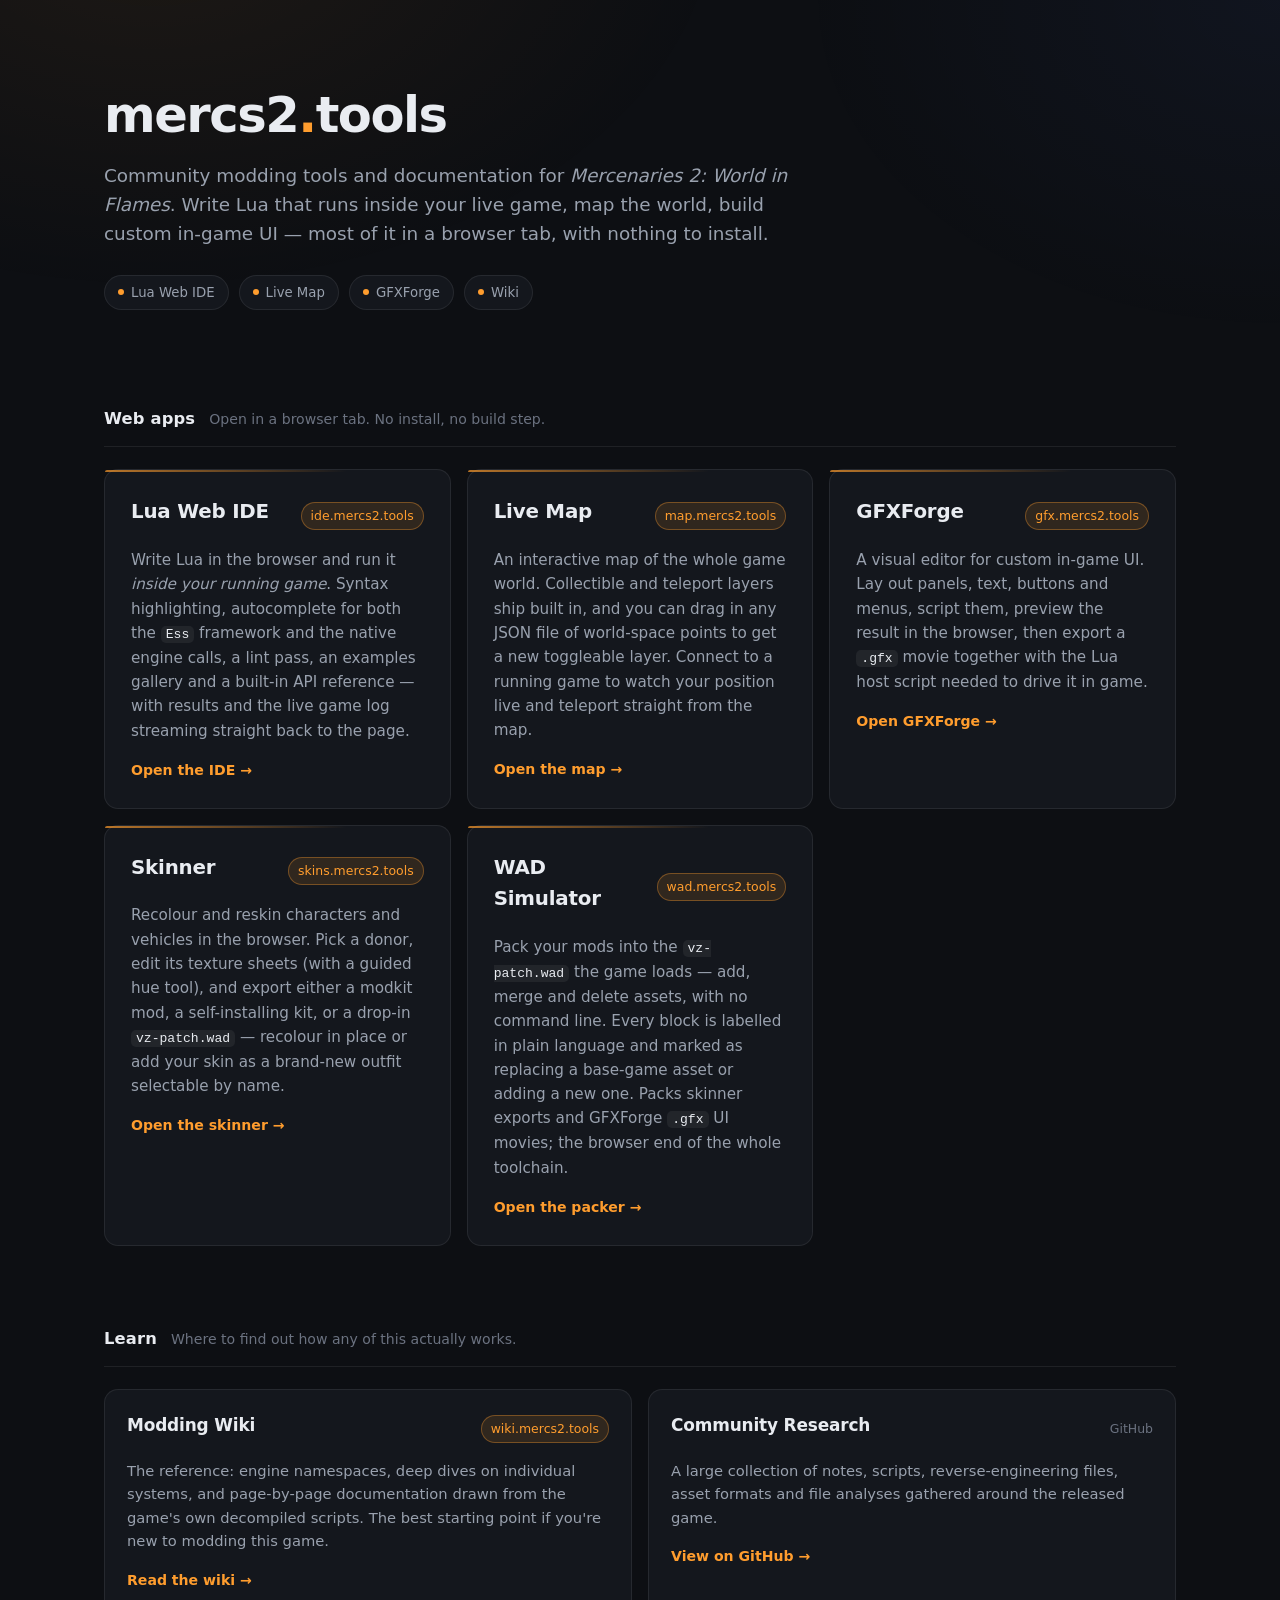
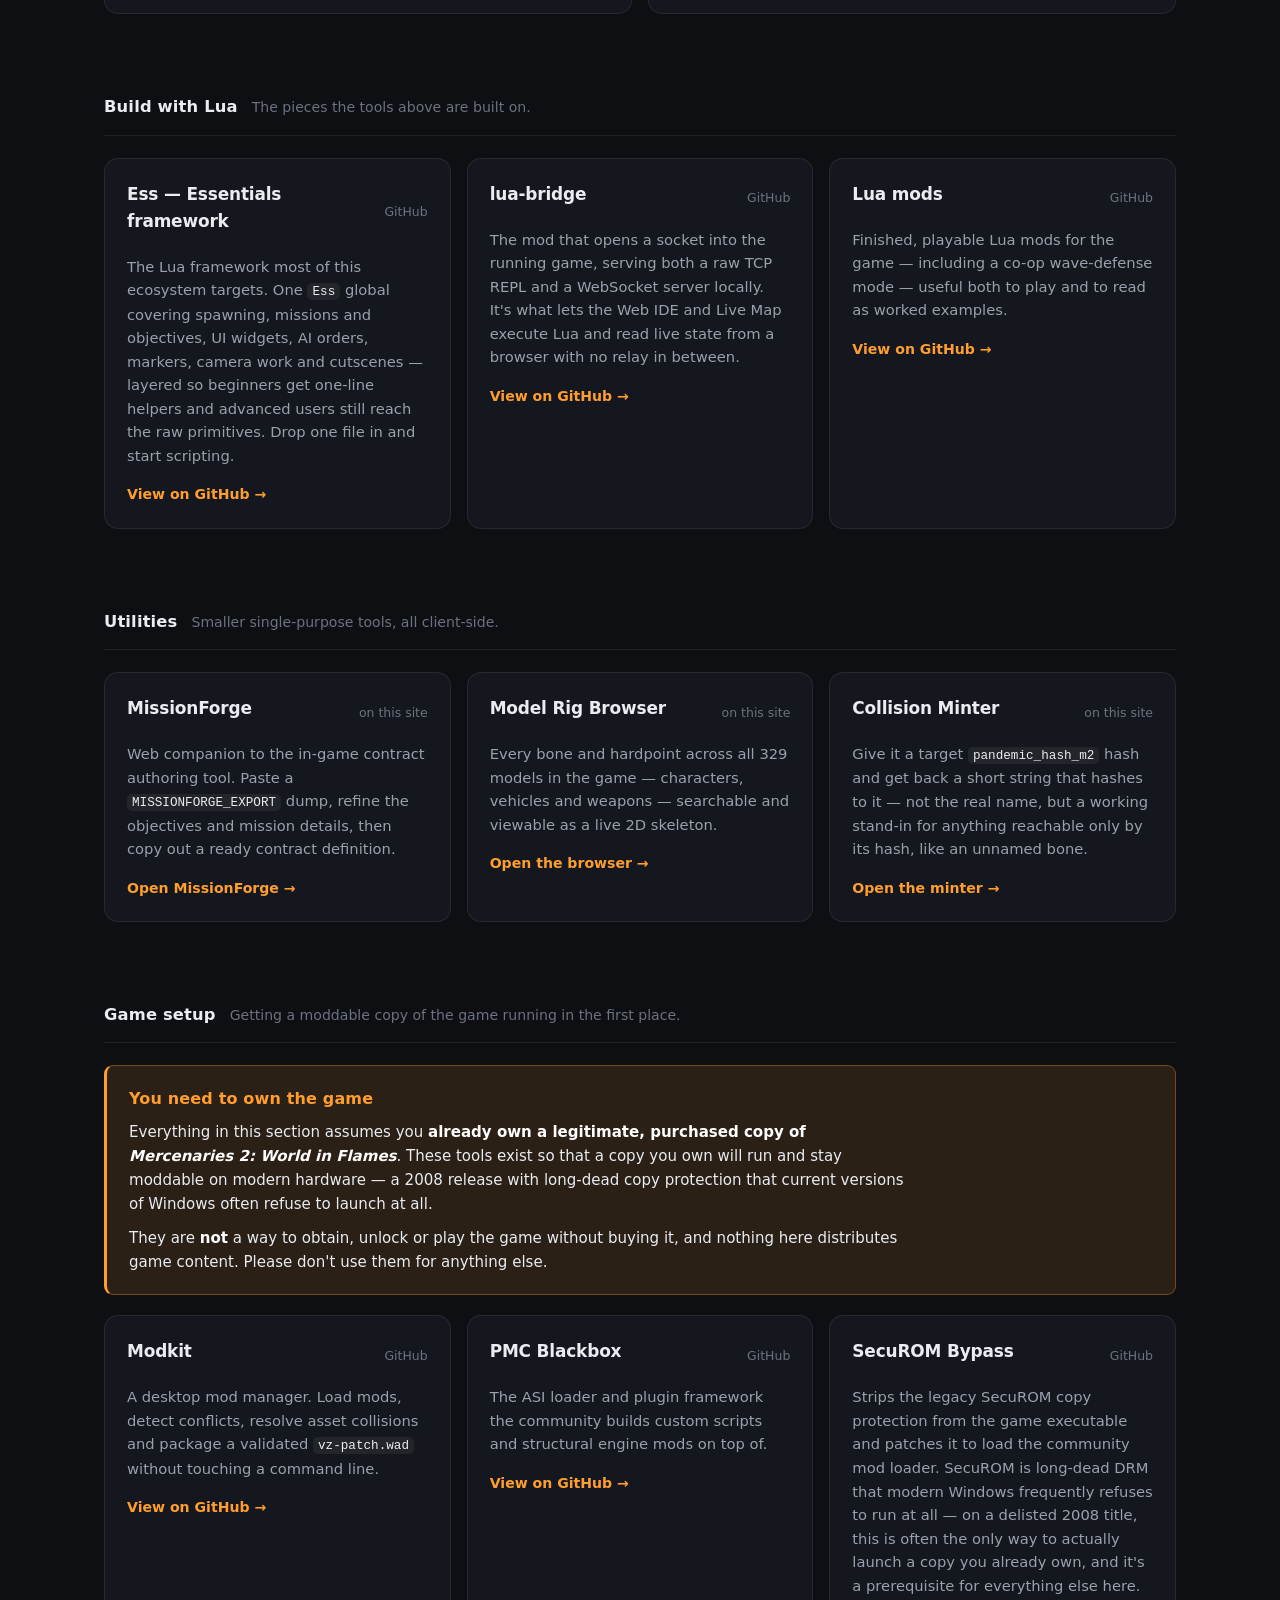
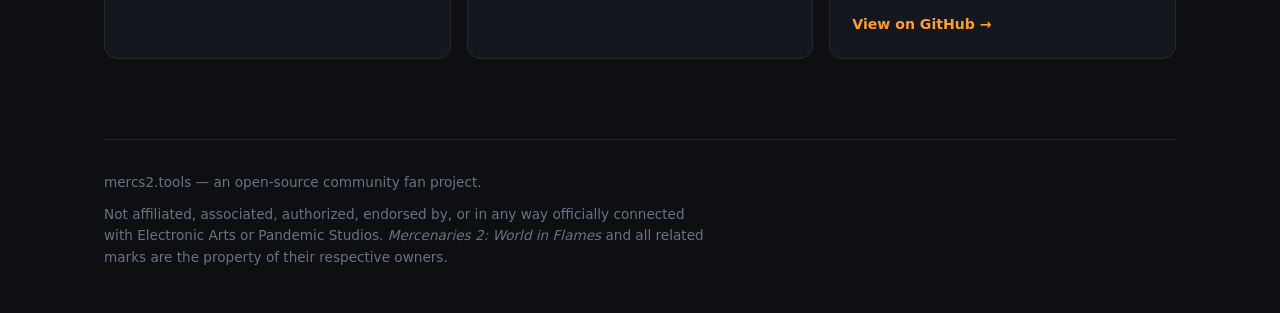
<file: index.html>
<!DOCTYPE html>
<html lang="en">
<head>
    <meta charset="UTF-8">
    <meta name="viewport" content="width=device-width, initial-scale=1.0">
    <title>mercs2.tools &mdash; Mercenaries 2 modding</title>
    <meta name="description" content="Modding tools and documentation for Mercenaries 2: World in Flames — a browser Lua IDE that runs code in your live game, an interactive world map, a custom-UI editor, the Ess Lua framework, and the community wiki.">
    <link rel="stylesheet" href="home.css">
</head>
<body>
<div class="wrap">

    <header class="hero">
        <h1 class="wordmark">mercs2<span class="dot">.</span>tools</h1>
        <p class="tagline">
            Community modding tools and documentation for <em>Mercenaries 2: World in Flames</em>.
            Write Lua that runs inside your live game, map the world, build custom in-game UI &mdash;
            most of it in a browser tab, with nothing to install.
        </p>
        <nav class="hero-meta" aria-label="Quick links">
            <a class="pill" href="https://ide.mercs2.tools/"><span class="dotmark"></span>Lua Web IDE</a>
            <a class="pill" href="https://map.mercs2.tools/"><span class="dotmark"></span>Live Map</a>
            <a class="pill" href="https://gfx.mercs2.tools/"><span class="dotmark"></span>GFXForge</a>
            <a class="pill" href="https://wiki.mercs2.tools/"><span class="dotmark"></span>Wiki</a>
        </nav>
    </header>

    <main>

        <!-- ---------------- web apps ---------------- -->
        <section class="section" aria-labelledby="s-apps">
            <div class="section-head">
                <h2 id="s-apps">Web apps</h2>
                <p>Open in a browser tab. No install, no build step.</p>
            </div>
            <div class="grid featured">

                <a class="card is-featured" href="https://ide.mercs2.tools/">
                    <div class="card-top">
                        <h3>Lua Web IDE</h3>
                        <span class="host">ide.mercs2.tools</span>
                    </div>
                    <p>
                        Write Lua in the browser and run it <em>inside your running game</em>. Syntax
                        highlighting, autocomplete for both the <code>Ess</code> framework and the native
                        engine calls, a lint pass, an examples gallery and a built-in API reference &mdash;
                        with results and the live game log streaming straight back to the page.
                    </p>
                    <div class="go">Open the IDE <span>&rarr;</span></div>
                </a>

                <a class="card is-featured" href="https://map.mercs2.tools/">
                    <div class="card-top">
                        <h3>Live Map</h3>
                        <span class="host">map.mercs2.tools</span>
                    </div>
                    <p>
                        An interactive map of the whole game world. Collectible and teleport layers ship
                        built in, and you can drag in any JSON file of world-space points to get a new
                        toggleable layer. Connect to a running game to watch your position live and
                        teleport straight from the map.
                    </p>
                    <div class="go">Open the map <span>&rarr;</span></div>
                </a>

                <a class="card is-featured" href="https://gfx.mercs2.tools/">
                    <div class="card-top">
                        <h3>GFXForge</h3>
                        <span class="host">gfx.mercs2.tools</span>
                    </div>
                    <p>
                        A visual editor for custom in-game UI. Lay out panels, text, buttons and menus,
                        script them, preview the result in the browser, then export a <code>.gfx</code>
                        movie together with the Lua host script needed to drive it in game.
                    </p>
                    <div class="go">Open GFXForge <span>&rarr;</span></div>
                </a>

                <a class="card is-featured" href="https://skins.mercs2.tools/">
                    <div class="card-top">
                        <h3>Skinner</h3>
                        <span class="host">skins.mercs2.tools</span>
                    </div>
                    <p>
                        Recolour and reskin characters and vehicles in the browser. Pick a donor, edit its
                        texture sheets (with a guided hue tool), and export either a modkit mod, a
                        self-installing kit, or a drop-in <code>vz-patch.wad</code> &mdash; recolour in place
                        or add your skin as a brand-new outfit selectable by name.
                    </p>
                    <div class="go">Open the skinner <span>&rarr;</span></div>
                </a>

                <a class="card is-featured" href="https://wad.mercs2.tools/">
                    <div class="card-top">
                        <h3>WAD Simulator</h3>
                        <span class="host">wad.mercs2.tools</span>
                    </div>
                    <p>
                        Pack your mods into the <code>vz-patch.wad</code> the game loads &mdash; add, merge and
                        delete assets, with no command line. Every block is labelled in plain language and
                        marked as replacing a base-game asset or adding a new one. Packs skinner exports and
                        GFXForge <code>.gfx</code> UI movies; the browser end of the whole toolchain.
                    </p>
                    <div class="go">Open the packer <span>&rarr;</span></div>
                </a>

            </div>
        </section>

        <!-- ---------------- learn ---------------- -->
        <section class="section" aria-labelledby="s-docs">
            <div class="section-head">
                <h2 id="s-docs">Learn</h2>
                <p>Where to find out how any of this actually works.</p>
            </div>
            <div class="grid">

                <a class="card" href="https://wiki.mercs2.tools/">
                    <div class="card-top">
                        <h3>Modding Wiki</h3>
                        <span class="host">wiki.mercs2.tools</span>
                    </div>
                    <p>
                        The reference: engine namespaces, deep dives on individual systems, and page-by-page
                        documentation drawn from the game's own decompiled scripts. The best starting point
                        if you're new to modding this game.
                    </p>
                    <div class="go">Read the wiki <span>&rarr;</span></div>
                </a>

                <a class="card" href="https://github.com/Mercenaries-Fan-Build/notes-on-the-released-game">
                    <div class="card-top">
                        <h3>Community Research</h3>
                        <span class="src">GitHub</span>
                    </div>
                    <p>
                        A large collection of notes, scripts, reverse-engineering files, asset formats and
                        file analyses gathered around the released game.
                    </p>
                    <div class="go">View on GitHub <span>&rarr;</span></div>
                </a>

            </div>
        </section>

        <!-- ---------------- lua stack ---------------- -->
        <section class="section" aria-labelledby="s-lua">
            <div class="section-head">
                <h2 id="s-lua">Build with Lua</h2>
                <p>The pieces the tools above are built on.</p>
            </div>
            <div class="grid">

                <a class="card" href="https://github.com/loganw234/mercs2-lua-essentials">
                    <div class="card-top">
                        <h3>Ess &mdash; Essentials framework</h3>
                        <span class="src">GitHub</span>
                    </div>
                    <p>
                        The Lua framework most of this ecosystem targets. One <code>Ess</code> global covering
                        spawning, missions and objectives, UI widgets, AI orders, markers, camera work and
                        cutscenes &mdash; layered so beginners get one-line helpers and advanced users still
                        reach the raw primitives. Drop one file in and start scripting.
                    </p>
                    <div class="go">View on GitHub <span>&rarr;</span></div>
                </a>

                <a class="card" href="https://github.com/loganw234/Merc2-Mods-Exp">
                    <div class="card-top">
                        <h3>lua-bridge</h3>
                        <span class="src">GitHub</span>
                    </div>
                    <p>
                        The mod that opens a socket into the running game, serving both a raw TCP REPL and a
                        WebSocket server locally. It's what lets the Web IDE and Live Map execute Lua and read
                        live state from a browser with no relay in between.
                    </p>
                    <div class="go">View on GitHub <span>&rarr;</span></div>
                </a>

                <a class="card" href="https://github.com/loganw234/mercs2-lua-mods">
                    <div class="card-top">
                        <h3>Lua mods</h3>
                        <span class="src">GitHub</span>
                    </div>
                    <p>
                        Finished, playable Lua mods for the game &mdash; including a co-op wave-defense mode
                        &mdash; useful both to play and to read as worked examples.
                    </p>
                    <div class="go">View on GitHub <span>&rarr;</span></div>
                </a>

            </div>
        </section>

        <!-- ---------------- utilities ---------------- -->
        <section class="section" aria-labelledby="s-util">
            <div class="section-head">
                <h2 id="s-util">Utilities</h2>
                <p>Smaller single-purpose tools, all client-side.</p>
            </div>
            <div class="grid">

                <a class="card" href="missionforge.html">
                    <div class="card-top">
                        <h3>MissionForge</h3>
                        <span class="src">on this site</span>
                    </div>
                    <p>
                        Web companion to the in-game contract authoring tool. Paste a
                        <code>MISSIONFORGE_EXPORT</code> dump, refine the objectives and mission details, then
                        copy out a ready contract definition.
                    </p>
                    <div class="go">Open MissionForge <span>&rarr;</span></div>
                </a>

                <a class="card" href="model_rig_browser.html">
                    <div class="card-top">
                        <h3>Model Rig Browser</h3>
                        <span class="src">on this site</span>
                    </div>
                    <p>
                        Every bone and hardpoint across all 329 models in the game &mdash; characters, vehicles
                        and weapons &mdash; searchable and viewable as a live 2D skeleton.
                    </p>
                    <div class="go">Open the browser <span>&rarr;</span></div>
                </a>

                <a class="card" href="minter.html">
                    <div class="card-top">
                        <h3>Collision Minter</h3>
                        <span class="src">on this site</span>
                    </div>
                    <p>
                        Give it a target <code>pandemic_hash_m2</code> hash and get back a short string that
                        hashes to it &mdash; not the real name, but a working stand-in for anything reachable
                        only by its hash, like an unnamed bone.
                    </p>
                    <div class="go">Open the minter <span>&rarr;</span></div>
                </a>

            </div>
        </section>

        <!-- ---------------- setup ---------------- -->
        <section class="section" aria-labelledby="s-setup">
            <div class="section-head">
                <h2 id="s-setup">Game setup</h2>
                <p>Getting a moddable copy of the game running in the first place.</p>
            </div>

            <div class="notice">
                <h3>You need to own the game</h3>
                <p>
                    Everything in this section assumes you <strong>already own a legitimate, purchased copy of
                    <em>Mercenaries 2: World in Flames</em></strong>. These tools exist so that a copy you own
                    will run and stay moddable on modern hardware &mdash; a 2008 release with long-dead copy
                    protection that current versions of Windows often refuse to launch at all.
                </p>
                <p>
                    They are <strong>not</strong> a way to obtain, unlock or play the game without buying it,
                    and nothing here distributes game content. Please don't use them for anything else.
                </p>
            </div>

            <div class="grid">

                <a class="card" href="https://github.com/Mercenaries-Fan-Build/mercs2-modkit">
                    <div class="card-top">
                        <h3>Modkit</h3>
                        <span class="src">GitHub</span>
                    </div>
                    <p>
                        A desktop mod manager. Load mods, detect conflicts, resolve asset collisions and
                        package a validated <code>vz-patch.wad</code> without touching a command line.
                    </p>
                    <div class="go">View on GitHub <span>&rarr;</span></div>
                </a>

                <a class="card" href="https://github.com/Mercenaries-Fan-Build/pmc-blackbox">
                    <div class="card-top">
                        <h3>PMC Blackbox</h3>
                        <span class="src">GitHub</span>
                    </div>
                    <p>
                        The ASI loader and plugin framework the community builds custom scripts and structural
                        engine mods on top of.
                    </p>
                    <div class="go">View on GitHub <span>&rarr;</span></div>
                </a>

                <a class="card" href="https://github.com/Mercenaries-Fan-Build/mercs2-securom-bypass">
                    <div class="card-top">
                        <h3>SecuROM Bypass</h3>
                        <span class="src">GitHub</span>
                    </div>
                    <p>
                        Strips the legacy SecuROM copy protection from the game executable and patches it to
                        load the community mod loader. SecuROM is long-dead DRM that modern Windows frequently
                        refuses to run at all &mdash; on a delisted 2008 title, this is often the only way to
                        actually launch a copy you already own, and it's a prerequisite for everything else
                        here.
                    </p>
                    <div class="go">View on GitHub <span>&rarr;</span></div>
                </a>

            </div>
        </section>

    </main>

    <footer>
        <div>
            mercs2.tools &mdash; an open-source community fan project.
        </div>
        <div class="legal">
            Not affiliated, associated, authorized, endorsed by, or in any way officially connected with
            Electronic Arts or Pandemic Studios. <em>Mercenaries 2: World in Flames</em> and all related
            marks are the property of their respective owners.
        </div>
    </footer>

</div>
</body>
</html>
</file>
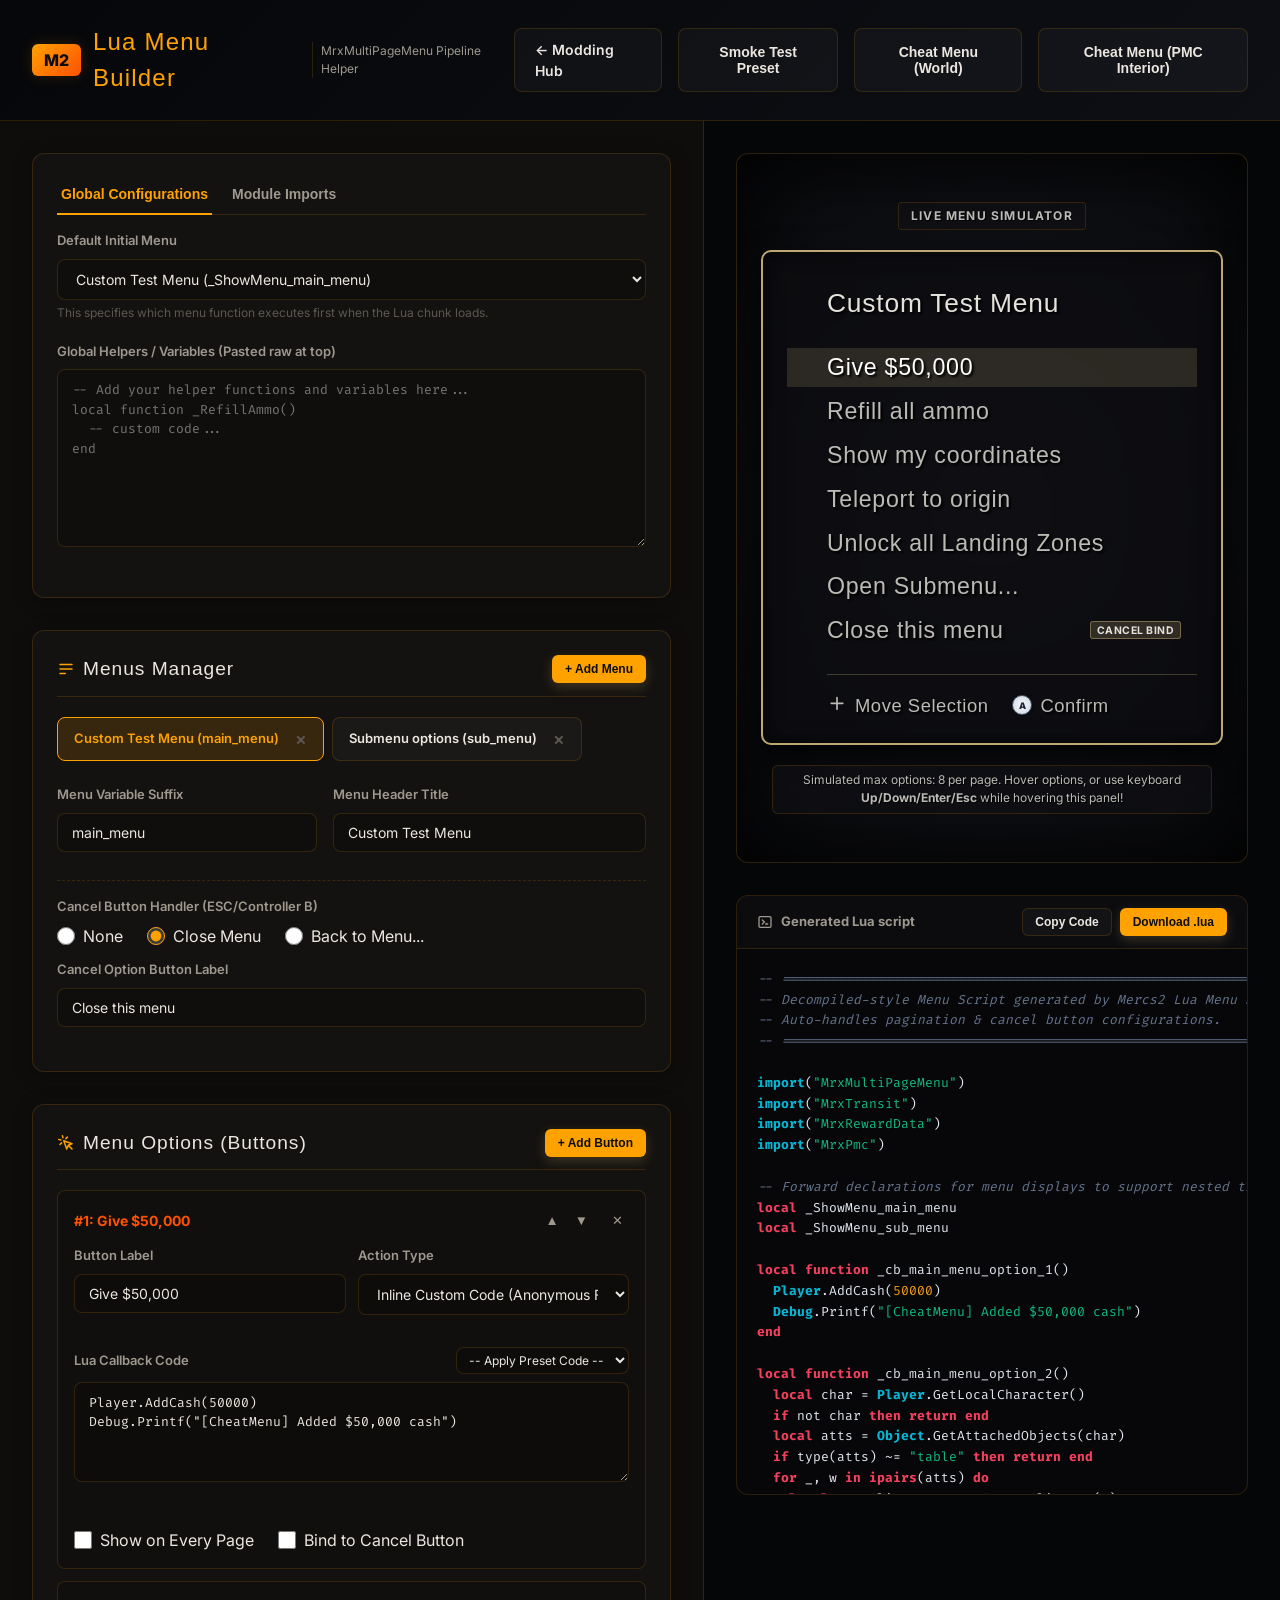
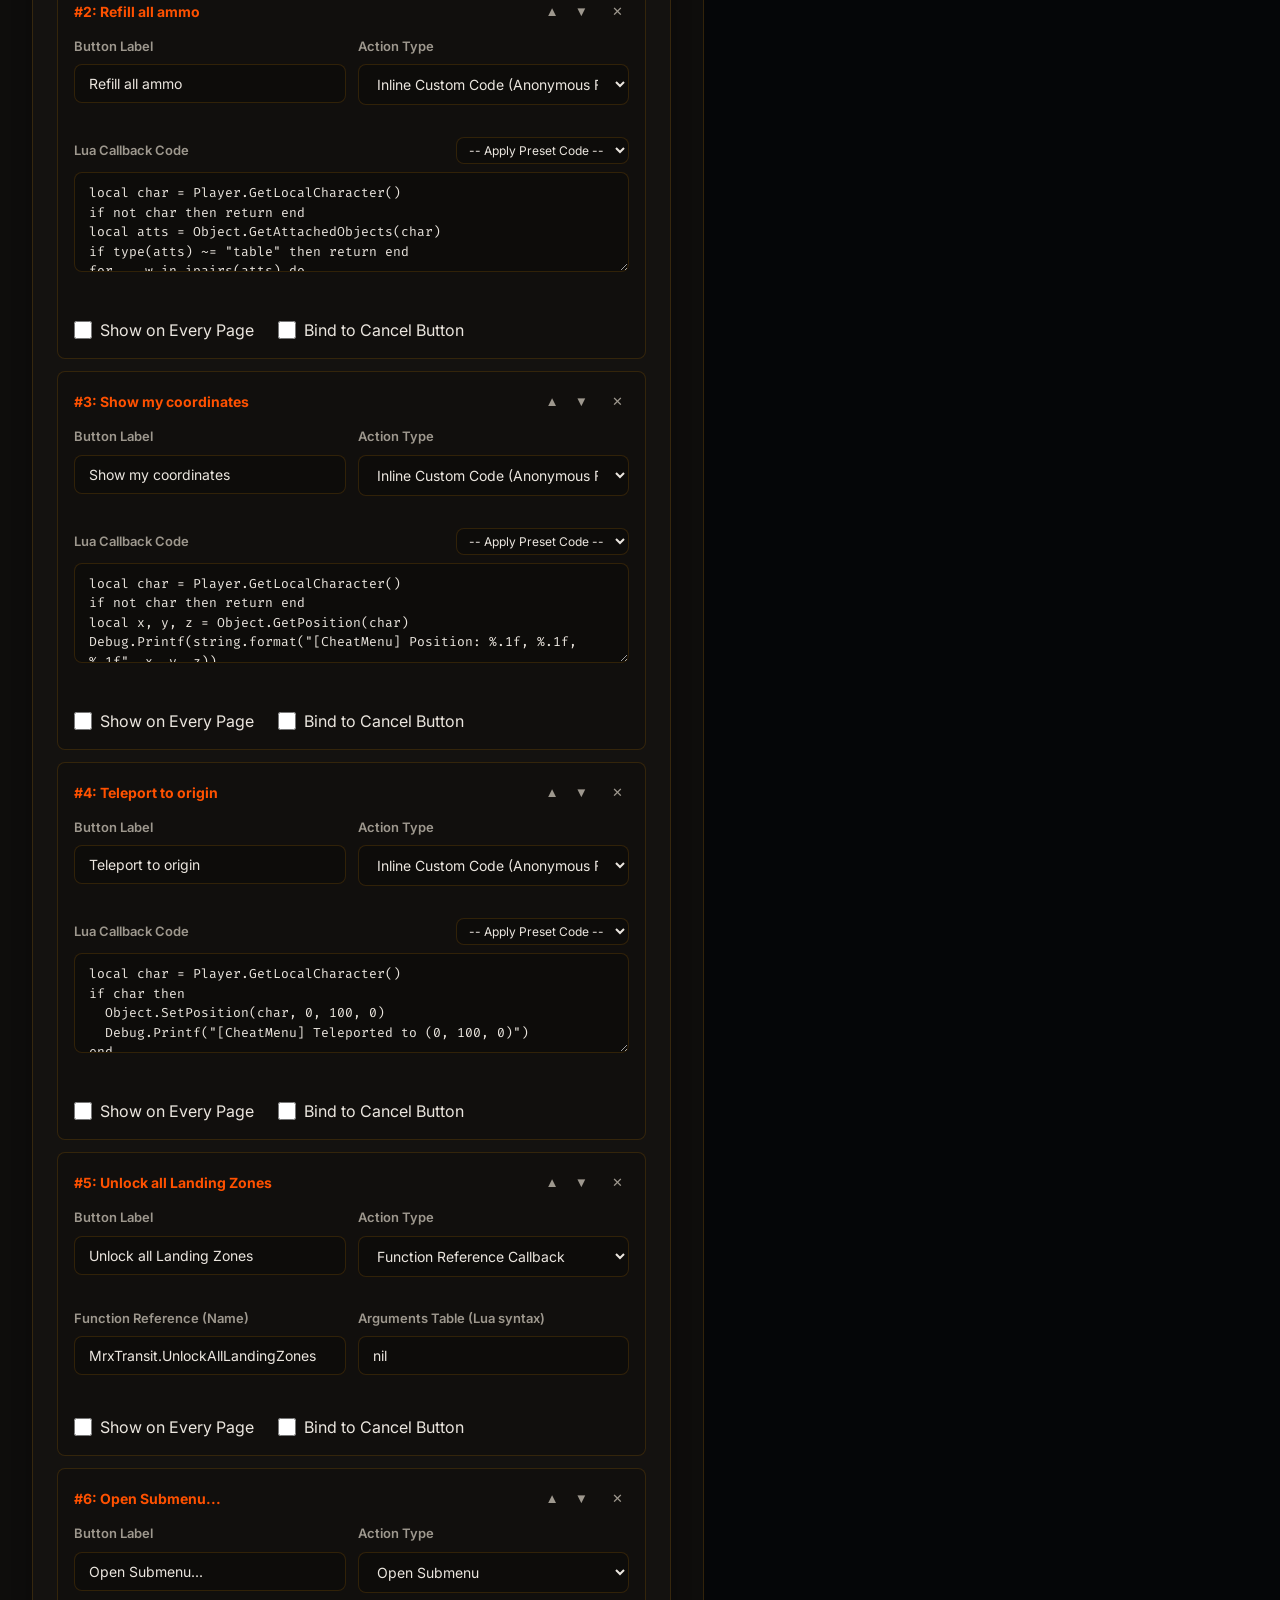
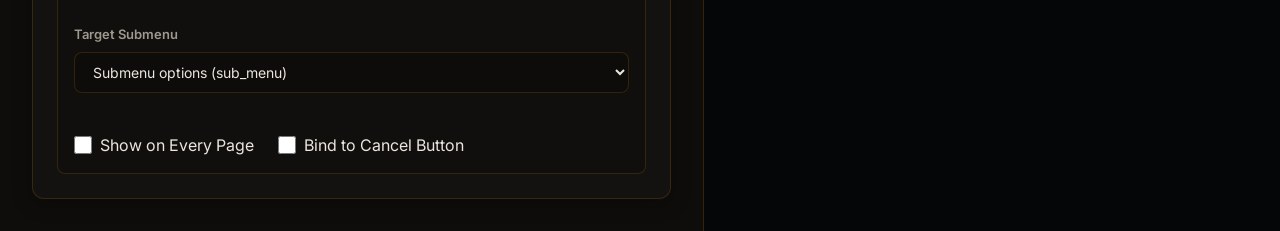
<file: menu_builder.html>
<!DOCTYPE html>
<html lang="en">
<head>
  <meta charset="UTF-8">
  <meta name="viewport" content="width=device-width, initial-scale=1.0">
  <title>Mercenaries 2 Lua Menu Builder</title>
  <!-- Import Inter Font from Google Fonts -->
  <link rel="preconnect" href="https://fonts.googleapis.com">
  <link rel="preconnect" href="https://fonts.gstatic.com" crossorigin>
  <link href="https://fonts.googleapis.com/css2?family=Inter:wght@300;400;500;600;700;800&family=Fira+Code:wght@400;500&display=swap" rel="stylesheet">
  
  <style>
    :root {
      --bg-main: #0e0d0c;
      --bg-card: rgba(22, 20, 18, 0.85);
      --bg-card-hover: rgba(32, 28, 24, 0.85);
      --border-color: rgba(255, 162, 0, 0.15);
      --border-active: #ffa200;
      --primary: #ffa200;
      --primary-hover: #ffb833;
      --primary-glow: rgba(255, 162, 0, 0.15);
      --accent: #ff5100;
      --accent-hover: #ff6a1a;
      --danger: #ff3131;
      --danger-hover: #ff1a1a;
      --success: #39ff14;
      
      --text-main: #ebe6df;
      --text-muted: #9e988e;
      --text-dark: #5c5750;
      
      --game-bg: rgba(13, 13, 17, 0.85);
      --game-border: #ffa200;
      --game-highlight: #ffffff;
      --game-text: #ebe6df;
      --game-btn-bg: transparent;
      --game-btn-hover: rgba(255, 162, 0, 0.18);
    }

    * {
      box-sizing: border-box;
      margin: 0;
      padding: 0;
    }

    body {
      background-color: var(--bg-main);
      color: var(--text-main);
      font-family: 'Inter', -apple-system, BlinkMacSystemFont, "Segoe UI", Roboto, sans-serif;
      min-height: 100vh;
      display: flex;
      flex-direction: column;
      line-height: 1.5;
    }

    header {
      background: linear-gradient(135deg, #06070a 0%, #0e0f14 100%);
      border-bottom: 1px solid var(--border-color);
      padding: 1.5rem 2rem;
      display: flex;
      align-items: center;
      justify-content: space-between;
    }

    .logo-container {
      display: flex;
      align-items: center;
      gap: 0.75rem;
    }

    .logo-badge {
      background: linear-gradient(135deg, var(--primary) 0%, var(--accent) 100%);
      color: #0c0d12;
      font-weight: 800;
      font-size: 1rem;
      padding: 0.25rem 0.75rem;
      border-radius: 6px;
      box-shadow: 0 0 15px var(--primary-glow);
    }

    .logo-title {
      font-family: 'Impact', 'Arial Black', sans-serif;
      font-size: 1.5rem;
      font-weight: normal;
      letter-spacing: 0.05em;
      color: var(--primary);
    }

    .logo-subtitle {
      font-size: 0.75rem;
      color: var(--text-muted);
      margin-left: 0.5rem;
      border-left: 1px solid var(--border-color);
      padding-left: 0.5rem;
    }

    .header-actions {
      display: flex;
      gap: 1rem;
    }

    .btn {
      display: inline-flex;
      align-items: center;
      justify-content: center;
      gap: 0.5rem;
      padding: 0.625rem 1.25rem;
      border-radius: 8px;
      font-size: 0.875rem;
      font-weight: 600;
      cursor: pointer;
      transition: all 0.2s cubic-bezier(0.4, 0, 0.2, 1);
      border: 1px solid transparent;
      outline: none;
      text-decoration: none;
    }

    .btn-primary {
      background-color: var(--primary);
      color: #0c0d12;
      box-shadow: 0 4px 12px rgba(197, 160, 89, 0.25);
    }

    .btn-primary:hover {
      background-color: var(--primary-hover);
      color: #0c0d12;
      transform: translateY(-1px);
    }

    .btn-secondary {
      background-color: rgba(255, 255, 255, 0.03);
      border-color: var(--border-color);
      color: var(--text-main);
    }

    .btn-secondary:hover {
      background-color: rgba(255, 255, 255, 0.07);
      border-color: var(--text-muted);
    }

    .btn-danger {
      background-color: rgba(239, 68, 68, 0.1);
      border-color: rgba(239, 68, 68, 0.2);
      color: var(--danger);
    }

    .btn-danger:hover {
      background-color: var(--danger);
      color: white;
    }

    .btn-sm {
      padding: 0.375rem 0.75rem;
      font-size: 0.75rem;
      border-radius: 6px;
    }

    .main-layout {
      flex: 1;
      display: grid;
      grid-template-columns: 1.1fr 0.9fr;
      height: calc(100vh - 80px);
      overflow: hidden;
    }

    @media (max-width: 1100px) {
      .main-layout {
        grid-template-columns: 1fr;
        height: auto;
        overflow: visible;
      }
      .editor-pane, .preview-pane {
        height: auto !important;
        overflow: visible !important;
      }
    }

    .editor-pane {
      padding: 2rem;
      overflow-y: auto;
      border-right: 1px solid var(--border-color);
      display: flex;
      flex-direction: column;
      gap: 2rem;
    }

    .preview-pane {
      background-color: #050608;
      padding: 2rem;
      overflow-y: auto;
      display: flex;
      flex-direction: column;
      gap: 2rem;
    }

    .card {
      background-color: var(--bg-card);
      border: 1px solid var(--border-color);
      border-radius: 12px;
      padding: 1.5rem;
      box-shadow: 0 4px 20px rgba(0, 0, 0, 0.3);
    }

    .card-title-bar {
      display: flex;
      align-items: center;
      justify-content: space-between;
      margin-bottom: 1.25rem;
      border-bottom: 1px solid var(--border-color);
      padding-bottom: 0.75rem;
    }

    .card-title {
      font-family: 'Impact', 'Arial Black', sans-serif;
      font-size: 1.2rem;
      font-weight: normal;
      letter-spacing: 0.05em;
      display: flex;
      align-items: center;
      gap: 0.5rem;
    }

    .card-title svg {
      color: var(--primary);
    }

    .form-group {
      margin-bottom: 1.25rem;
    }

    .form-label {
      display: block;
      font-size: 0.8125rem;
      font-weight: 600;
      color: var(--text-muted);
      margin-bottom: 0.5rem;
    }

    .form-control {
      width: 100%;
      background-color: rgba(0, 0, 0, 0.2);
      border: 1px solid var(--border-color);
      border-radius: 8px;
      color: var(--text-main);
      padding: 0.625rem 0.875rem;
      font-size: 0.875rem;
      transition: all 0.2s;
      font-family: inherit;
    }

    .form-control:focus {
      border-color: var(--primary);
      box-shadow: 0 0 0 3px var(--primary-glow);
      outline: none;
    }

    textarea.form-control {
      font-family: 'Fira Code', monospace;
      font-size: 0.8125rem;
      line-height: 1.5;
      resize: vertical;
    }

    .checkbox-group {
      display: flex;
      align-items: center;
      gap: 0.5rem;
      cursor: pointer;
      user-select: none;
    }

    .checkbox-group input {
      width: 1.125rem;
      height: 1.125rem;
      accent-color: var(--primary);
      cursor: pointer;
    }

    /* Tabs Component */
    .tabs-header {
      display: flex;
      border-bottom: 1px solid var(--border-color);
      margin-bottom: 1rem;
      gap: 1rem;
    }

    .tab-btn {
      background: none;
      border: none;
      color: var(--text-muted);
      font-size: 0.875rem;
      font-weight: 600;
      padding: 0.5rem 0.25rem 0.75rem 0.25rem;
      cursor: pointer;
      position: relative;
      transition: color 0.2s;
    }

    .tab-btn:hover {
      color: var(--text-main);
    }

    .tab-btn.active {
      color: var(--primary);
    }

    .tab-btn.active::after {
      content: '';
      position: absolute;
      bottom: -1px;
      left: 0;
      right: 0;
      height: 2px;
      background-color: var(--primary);
    }

    .tab-content {
      display: none;
    }

    .tab-content.active {
      display: block;
    }

    /* Menu Manager styles */
    .menu-list-container {
      display: flex;
      gap: 0.5rem;
      overflow-x: auto;
      padding-bottom: 0.5rem;
      margin-bottom: 1rem;
      scrollbar-width: thin;
    }

    .menu-tab {
      background-color: rgba(255, 255, 255, 0.03);
      border: 1px solid var(--border-color);
      border-radius: 8px;
      padding: 0.5rem 1rem;
      font-size: 0.8125rem;
      font-weight: 600;
      cursor: pointer;
      white-space: nowrap;
      display: flex;
      align-items: center;
      gap: 0.5rem;
      transition: all 0.2s;
    }

    .menu-tab:hover {
      background-color: rgba(255, 255, 255, 0.07);
    }

    .menu-tab.active {
      background-color: var(--primary-glow);
      border-color: var(--primary);
      color: var(--primary);
    }

    /* Buttons / Options List */
    .option-list {
      display: flex;
      flex-direction: column;
      gap: 0.75rem;
    }

    .option-card {
      background-color: rgba(0, 0, 0, 0.15);
      border: 1px solid var(--border-color);
      border-radius: 8px;
      padding: 1rem;
      position: relative;
      transition: all 0.2s;
    }

    .option-card:hover {
      border-color: var(--border-active);
    }

    .option-card-header {
      display: flex;
      align-items: center;
      justify-content: space-between;
      margin-bottom: 0.75rem;
    }

    .option-title {
      font-size: 0.875rem;
      font-weight: 700;
      color: var(--accent);
      display: flex;
      align-items: center;
      gap: 0.5rem;
    }

    .option-card-actions {
      display: flex;
      gap: 0.25rem;
    }

    .option-details {
      display: grid;
      grid-template-columns: 1fr 1fr;
      gap: 0.75rem;
    }

    .option-details-full {
      grid-column: span 2;
    }

    .checkboxes-row {
      display: flex;
      gap: 1.5rem;
      margin-top: 0.5rem;
      grid-column: span 2;
    }

    /* Simulator Styling */
    .sim-container {
      display: flex;
      flex-direction: column;
      align-items: center;
      justify-content: center;
      padding: 3rem 1.5rem;
      background: radial-gradient(circle at center, #1b1c24 0%, #08090b 100%);
      border: 1px solid var(--border-color);
      border-radius: 12px;
      box-shadow: inset 0 0 100px rgba(0, 0, 0, 0.95);
      position: relative;
      min-height: 520px;
      overflow: hidden;
      outline: none;
    }

    .sim-title {
      font-size: 0.75rem;
      font-weight: 700;
      color: #bcbab5;
      text-transform: uppercase;
      letter-spacing: 0.1em;
      margin-bottom: 1.25rem;
      background-color: rgba(15, 15, 21, 0.75);
      padding: 0.25rem 0.75rem;
      border-radius: 4px;
      border: 1px solid var(--border-color);
      text-shadow: 1px 1px 0px #000;
      z-index: 2;
    }

    .sim-dialog {
      background-color: rgba(13, 13, 17, 0.82);
      border: 2px solid #bda874;
      border-radius: 10px;
      width: 100%;
      max-width: 480px;
      padding: 2rem 1.5rem 1.5rem 1.5rem;
      box-shadow: 0 15px 35px rgba(0, 0, 0, 0.9), inset 0 0 20px rgba(0, 0, 0, 0.6);
      backdrop-filter: blur(4px);
      position: relative;
      z-index: 1;
    }

    .sim-dialog-header {
      color: #e5e2db;
      font-family: 'Impact', 'Arial Black', sans-serif;
      font-size: 1.65rem;
      font-weight: normal;
      text-align: left;
      margin-left: 2.5rem;
      margin-bottom: 1.5rem;
      letter-spacing: 0.03em;
      text-shadow: 2px 2px 2px rgba(0, 0, 0, 0.95);
    }

    .sim-dialog-options {
      display: flex;
      flex-direction: column;
      gap: 0.25rem;
    }

    .sim-btn {
      background: none;
      border: none;
      padding: 0.4rem 1rem 0.4rem 2.5rem;
      color: #bcbab5;
      font-family: 'Impact', 'Arial Black', sans-serif;
      font-size: 1.45rem;
      letter-spacing: 0.03em;
      font-weight: normal;
      text-align: left;
      cursor: pointer;
      transition: all 0.15s ease;
      display: flex;
      justify-content: space-between;
      align-items: center;
      text-shadow: 2px 2px 2px rgba(0, 0, 0, 0.95);
      position: relative;
      width: 100%;
    }

    .sim-btn:hover, .sim-btn.active-selection {
      color: #ffffff !important;
      background: rgba(189, 168, 116, 0.18) !important;
      outline: none;
    }

    .sim-btn.sim-btn-nav {
      color: #8c8a85;
      font-style: italic;
    }

    .sim-btn-cancel-badge {
      font-size: 0.65rem;
      background-color: rgba(189, 168, 116, 0.2);
      border: 1px solid rgba(189, 168, 116, 0.5);
      color: #e5e2db;
      padding: 0.1rem 0.35rem;
      border-radius: 3px;
      font-weight: 700;
      text-transform: uppercase;
      font-family: 'Inter', sans-serif;
      letter-spacing: 0.05em;
      text-shadow: none;
    }

    /* Footer / Controller Prompts */
    .sim-dialog-footer {
      border-top: 1.5px solid rgba(189, 168, 116, 0.3);
      margin-top: 1.5rem;
      padding-top: 1rem;
      display: flex;
      gap: 1.5rem;
      justify-content: flex-start;
      margin-left: 2.5rem;
    }

    .sim-control-prompt {
      font-family: 'Impact', 'Arial Black', sans-serif;
      font-size: 1.15rem;
      color: #bcbab5;
      display: inline-flex;
      align-items: center;
      gap: 0.5rem;
      text-shadow: 2px 2px 2px rgba(0, 0, 0, 0.95);
      letter-spacing: 0.03em;
    }

    .dpad-icon {
      display: inline-flex;
      width: 20px;
      height: 20px;
      color: #bcbab5;
    }

    .btn-a-icon {
      width: 20px;
      height: 20px;
      border-radius: 50%;
      background: radial-gradient(circle, #f8fafc 0%, #cbd5e1 100%);
      border: 1.5px solid #475569;
      display: inline-flex;
      align-items: center;
      justify-content: center;
      font-size: 9px;
      color: #1e293b;
      font-weight: 900;
      font-family: 'Inter', sans-serif;
      box-shadow: 0 1px 3px rgba(0,0,0,0.5);
      text-shadow: none;
    }

    .sim-hint {
      margin-top: 1.25rem;
      font-size: 0.75rem;
      color: #bcbab5;
      text-align: center;
      background-color: rgba(15, 15, 21, 0.75);
      padding: 0.35rem 1rem;
      border-radius: 6px;
      border: 1px solid var(--border-color);
      max-width: 440px;
      text-shadow: 1px 1px 0px #000;
      z-index: 2;
    }

    /* Output Code Panel */
    .output-container {
      display: flex;
      flex-direction: column;
      background-color: #07070a;
      border: 1px solid var(--border-color);
      border-radius: 12px;
      flex: 1;
      min-height: 400px;
      max-height: 600px;
      overflow: hidden;
    }

    .output-header {
      background-color: rgba(255, 255, 255, 0.02);
      border-bottom: 1px solid var(--border-color);
      padding: 0.75rem 1.25rem;
      display: flex;
      align-items: center;
      justify-content: space-between;
    }

    .output-title {
      font-size: 0.8125rem;
      font-weight: 700;
      color: var(--text-muted);
      display: flex;
      align-items: center;
      gap: 0.5rem;
    }

    .output-code {
      flex: 1;
      padding: 1.25rem;
      overflow-y: auto;
      font-family: 'Fira Code', 'Courier New', Courier, monospace;
      font-size: 0.8125rem;
      line-height: 1.6;
      white-space: pre;
      color: #e2e8f0;
      scrollbar-width: thin;
    }

    /* Lua syntax highlight colors */
    .lua-keyword { color: #f43f5e; font-weight: bold; }
    .lua-string { color: #10b981; }
    .lua-comment { color: #64748b; font-style: italic; }
    .lua-number { color: #f59e0b; }
    .lua-function { color: #3b82f6; }
    .lua-builtin { color: #06b6d4; font-weight: bold; }

    /* Custom Checkbox Grid */
    .imports-grid {
      display: grid;
      grid-template-columns: repeat(auto-fill, minmax(180px, 1fr));
      gap: 0.75rem;
    }

    .imports-custom-row {
      display: flex;
      gap: 0.5rem;
      margin-top: 1rem;
      border-top: 1px solid var(--border-color);
      padding-top: 1rem;
    }

    /* Move buttons styling */
    .btn-icon {
      padding: 0.375rem;
      border-radius: 4px;
      background-color: transparent;
      border: none;
      color: var(--text-muted);
      cursor: pointer;
      display: flex;
      align-items: center;
      justify-content: center;
      transition: all 0.2s;
    }

    .btn-icon:hover {
      background-color: rgba(255, 255, 255, 0.05);
      color: var(--text-main);
    }

    .btn-icon.delete:hover {
      background-color: rgba(239, 68, 68, 0.15);
      color: var(--danger);
    }

    /* Scrollbars customization */
    ::-webkit-scrollbar {
      width: 8px;
      height: 8px;
    }
    ::-webkit-scrollbar-track {
      background: transparent;
    }
    ::-webkit-scrollbar-thumb {
      background: rgba(255, 255, 255, 0.1);
      border-radius: 4px;
    }
    ::-webkit-scrollbar-thumb:hover {
      background: rgba(255, 255, 255, 0.2);
    }
  </style>
</head>
<body>

  <header>
    <div class="logo-container">
      <div class="logo-badge">M2</div>
      <div class="logo-title">Lua Menu Builder</div>
      <div class="logo-subtitle">MrxMultiPageMenu Pipeline Helper</div>
    </div>
    <div class="header-actions">
      <a href="index.html" class="btn btn-secondary" style="text-decoration: none; display: inline-flex; align-items: center; gap: 0.5rem;">← Modding Hub</a>
      <button class="btn btn-secondary" onclick="loadSamplePreset('smokeTest')">Smoke Test Preset</button>
      <button class="btn btn-secondary" onclick="loadSamplePreset('cheatMenuWorld')">Cheat Menu (World)</button>
      <button class="btn btn-secondary" onclick="loadSamplePreset('cheatMenuInterior')">Cheat Menu (PMC Interior)</button>
    </div>
  </header>

  <div class="main-layout">
    <!-- Left Pane: Editors -->
    <div class="editor-pane">
      
      <!-- Global Config Card -->
      <div class="card">
        <div class="tabs-header">
          <button class="tab-btn active" onclick="switchTab('tab-global', this)">Global Configurations</button>
          <button class="tab-btn" onclick="switchTab('tab-imports', this)">Module Imports</button>
        </div>

        <div id="tab-global" class="tab-content active">
          <div class="form-group">
            <label class="form-label" for="start-menu-select">Default Initial Menu</label>
            <select id="start-menu-select" class="form-control" onchange="updateStartMenu(this.value)">
              <!-- Populated dynamically -->
            </select>
            <span style="font-size: 0.75rem; color: var(--text-dark); margin-top: 0.25rem; display: block;">
              This specifies which menu function executes first when the Lua chunk loads.
            </span>
          </div>

          <div class="form-group">
            <label class="form-label" for="global-code">Global Helpers / Variables (Pasted raw at top)</label>
            <textarea id="global-code" class="form-control" rows="8" placeholder="-- Add your helper functions and variables here...
local function _RefillAmmo()
  -- custom code...
end" oninput="updateGlobalCode(this.value)"></textarea>
          </div>
        </div>

        <div id="tab-imports" class="tab-content">
          <div class="imports-grid" id="imports-container">
            <!-- Populated dynamically -->
          </div>
          <div class="imports-custom-row">
            <input type="text" id="custom-import-input" class="form-control" placeholder="e.g. MrxPmc">
            <button class="btn btn-primary btn-sm" onclick="addCustomImport()">Add Import</button>
          </div>
        </div>
      </div>

      <!-- Menu Manager Card -->
      <div class="card">
        <div class="card-title-bar">
          <div class="card-title">
            <svg width="18" height="18" fill="none" stroke="currentColor" stroke-width="2" viewBox="0 0 24 24"><path stroke-linecap="round" stroke-linejoin="round" d="M4 6h16M4 12h16M4 18h7"></path></svg>
            Menus Manager
          </div>
          <button class="btn btn-primary btn-sm" onclick="createNewMenu()">+ Add Menu</button>
        </div>

        <div class="menu-list-container" id="menu-tabs-list">
          <!-- Dynamically populated -->
        </div>

        <!-- Selected Menu configuration -->
        <div id="selected-menu-config">
          <div style="display: grid; grid-template-columns: 1fr 1.2fr; gap: 1rem;">
            <div class="form-group">
              <label class="form-label" for="menu-id-input">Menu Variable Suffix</label>
              <input type="text" id="menu-id-input" class="form-control" oninput="updateMenuId(this.value)">
            </div>
            <div class="form-group">
              <label class="form-label" for="menu-title-input">Menu Header Title</label>
              <input type="text" id="menu-title-input" class="form-control" oninput="updateMenuTitle(this.value)">
            </div>
          </div>

          <!-- Cancel/Close binding -->
          <div style="border-top: 1px dashed var(--border-color); padding-top: 1rem; margin-top: 0.5rem;">
            <span class="form-label" style="margin-bottom: 0.5rem;">Cancel Button Handler (ESC/Controller B)</span>
            <div style="display: flex; gap: 1.5rem; flex-wrap: wrap;">
              <label class="checkbox-group">
                <input type="radio" name="cancel-type" value="none" onchange="updateCancelType('none')">
                <span>None</span>
              </label>
              <label class="checkbox-group">
                <input type="radio" name="cancel-type" value="close" onchange="updateCancelType('close')">
                <span>Close Menu</span>
              </label>
              <label class="checkbox-group">
                <input type="radio" name="cancel-type" value="submenu" onchange="updateCancelType('submenu')">
                <span>Back to Menu...</span>
              </label>
            </div>
            
            <div id="cancel-submenu-select-row" class="form-group" style="margin-top: 0.75rem; display: none;">
              <label class="form-label" for="cancel-target-menu">Target Parent Menu</label>
              <select id="cancel-target-menu" class="form-control" onchange="updateCancelTargetMenu(this.value)">
                <!-- Dynamically populated -->
              </select>
            </div>

            <div id="cancel-text-row" class="form-group" style="margin-top: 0.75rem; display: none;">
              <label class="form-label" for="cancel-label-input">Cancel Option Button Label</label>
              <input type="text" id="cancel-label-input" class="form-control" oninput="updateCancelLabel(this.value)" placeholder="e.g. Close this menu">
            </div>
          </div>
        </div>
      </div>

      <!-- Menu Option/Buttons Card -->
      <div class="card">
        <div class="card-title-bar">
          <div class="card-title">
            <svg width="18" height="18" fill="none" stroke="currentColor" stroke-width="2" viewBox="0 0 24 24"><path stroke-linecap="round" stroke-linejoin="round" d="M15 15l-2 5L9 9l11 4-5 2zm0 0l5 5M7.188 2.239l.777 2.897M5.136 7.965l-2.898-.777M13.95 4.05l-2.122 2.122m-5.657 5.656l-2.12 2.122"></path></svg>
            Menu Options (Buttons)
          </div>
          <button class="btn btn-primary btn-sm" onclick="addNewOption()">+ Add Button</button>
        </div>

        <div class="option-list" id="option-list-container">
          <!-- Dynamically populated options for selected menu -->
        </div>
      </div>

    </div>

    <!-- Right Pane: Simulator + Code Output -->
    <div class="preview-pane">
      
      <!-- Visual Simulator -->
      <div class="sim-container">
        <div class="sim-title">Live Menu Simulator</div>
        <div class="sim-dialog">
          <div class="sim-dialog-header" id="sim-header-text">Menu Title</div>
          <div class="sim-dialog-options" id="sim-options-list">
            <!-- Simulated buttons -->
          </div>
          <!-- Controller prompt footer matching the game -->
          <div class="sim-dialog-footer">
            <div class="sim-control-prompt">
              <svg class="dpad-icon" fill="currentColor" viewBox="0 0 24 24">
                <path d="M12 2a1 1 0 011 1v6h6a1 1 0 010 2h-6v6a1 1 0 01-2 0v-6H5a1 1 0 010-2h6V3a1 1 0 011-1z"/>
              </svg>
              <span>Move Selection</span>
            </div>
            <div class="sim-control-prompt">
              <span class="btn-a-icon">A</span>
              <span>Confirm</span>
            </div>
          </div>
        </div>
        <div class="sim-hint">Simulated max options: 8 per page. Hover options, or use keyboard <b>Up/Down/Enter/Esc</b> while hovering this panel!</div>
      </div>

      <!-- Code Output -->
      <div class="output-container">
        <div class="output-header">
          <div class="output-title">
            <svg width="16" height="16" fill="none" stroke="currentColor" stroke-width="2" viewBox="0 0 24 24"><path stroke-linecap="round" stroke-linejoin="round" d="M8 9l3 3-3 3m5 0h3M5 20h14a2 2 0 002-2V6a2 2 0 00-2-2H5a2 2 0 00-2 2v12a2 2 0 002 2z"></path></svg>
            Generated Lua script
          </div>
          <div style="display: flex; gap: 0.5rem;">
            <button class="btn btn-secondary btn-sm" id="btn-copy" onclick="copyToClipboard()">Copy Code</button>
            <button class="btn btn-primary btn-sm" onclick="downloadLuaFile()">Download .lua</button>
          </div>
        </div>
        <div class="output-code" id="code-output-box"></div>
      </div>

    </div>
  </div>

  <!-- Template Scripts Reference (Hidden from direct view but readable by script) -->
  <script>
    // Presets Library
    const LUA_PRESETS = {
      refillAmmo: {
        name: "Refill Weapons Ammo",
        code: `local char = Player.GetLocalCharacter()
if not char then return end
local atts = Object.GetAttachedObjects(char)
if type(atts) ~= "table" then return end
for _, w in ipairs(atts) do
  local nMaxClip = Weapon.GetMaxClipAmmo(w)
  if nMaxClip then Weapon.SetClipAmmo(w, nMaxClip) end
  Weapon.SetReserveAmmo(w, 999)
end
Debug.Printf("[CheatMenu] Refilled ammo on all weapons")`
      },
      giveCash: {
        name: "Give Cash (+$50,000)",
        code: `Player.AddCash(50000)
Debug.Printf("[CheatMenu] Added $50,000 cash")`
      },
      addFuel: {
        name: "Add Fuel (+100)",
        code: `MrxPmc.AddFuelQty(100)
Debug.Printf("[CheatMenu] Added 100 fuel")`
      },
      showCoords: {
        name: "Show Coordinates",
        code: `local char = Player.GetLocalCharacter()
if not char then return end
local x, y, z = Object.GetPosition(char)
Debug.Printf(string.format("[CheatMenu] Position: %.1f, %.1f, %.1f", x, y, z))`
      },
      teleportOrigin: {
        name: "Teleport to Origin",
        code: `local char = Player.GetLocalCharacter()
if char then
  Object.SetPosition(char, 0, 100, 0)
  Debug.Printf("[CheatMenu] Teleported to (0, 100, 0)")
end`
      },
      unlockLZs: {
        name: "Unlock All LZs",
        code: `MrxTransit.UnlockAllLandingZones()
Debug.Printf("[CheatMenu] All landing zones unlocked")`
      },
      dispenseRewards: {
        name: "Dispense All Rewards",
        code: `MrxRewardData.DispenseAllRewards()
Debug.Printf("[CheatMenu] Dispensed all rewards")`
      },
      modifyFactionRelation: {
        name: "Make Factions Friendly",
        code: `-- Set PLAV friendly to PMC (value 1.0)
MrxFactionManager.SetRelation("Plav", "Pmc", 1.0)
-- Set Allied friendly to PMC
MrxFactionManager.SetRelation("Allied", "Pmc", 1.0)
Debug.Printf("[CheatMenu] Set factions to friendly")`
      }
    };

    // State Variables
    let appState = {
      imports: [
        { name: "MrxMultiPageMenu", active: true, deletable: false },
        { name: "MrxFactionManager", active: false, deletable: true },
        { name: "MrxTransit", active: false, deletable: true },
        { name: "MrxRewardData", active: false, deletable: true },
        { name: "MrxPmc", active: false, deletable: true },
        { name: "MrxSupportData", active: false, deletable: true },
        { name: "WifPmcInterior", active: false, deletable: true },
        { name: "MrxUtil", active: false, deletable: true }
      ],
      globalCode: "",
      startMenuId: "main_menu",
      menus: []
    };

    let selectedMenuIndex = 0;
    let simCurrentPage = 1;

    // Default configuration preset helpers
    function createInitialState() {
      appState.menus = [
        {
          id: "main_menu",
          title: "Custom Test Menu",
          cancelType: "close", // 'none', 'close', 'submenu'
          cancelTarget: "",
          cancelLabel: "Close this menu",
          options: [
            {
              label: "Give $50,000",
              type: "inline", // 'inline', 'submenu', 'reference'
              code: LUA_PRESETS.giveCash.code,
              funcName: "",
              argsTable: "",
              targetMenuId: "",
              bEveryPage: false,
              bBindToCancelButton: false
            },
            {
              label: "Refill all ammo",
              type: "inline",
              code: LUA_PRESETS.refillAmmo.code,
              funcName: "",
              argsTable: "",
              targetMenuId: "",
              bEveryPage: false,
              bBindToCancelButton: false
            },
            {
              label: "Show my coordinates",
              type: "inline",
              code: LUA_PRESETS.showCoords.code,
              funcName: "",
              argsTable: "",
              targetMenuId: "",
              bEveryPage: false,
              bBindToCancelButton: false
            },
            {
              label: "Teleport to origin",
              type: "inline",
              code: LUA_PRESETS.teleportOrigin.code,
              funcName: "",
              argsTable: "",
              targetMenuId: "",
              bEveryPage: false,
              bBindToCancelButton: false
            },
            {
              label: "Unlock all Landing Zones",
              type: "reference",
              code: "",
              funcName: "MrxTransit.UnlockAllLandingZones",
              argsTable: "nil",
              targetMenuId: "",
              bEveryPage: false,
              bBindToCancelButton: false
            },
            {
              label: "Open Submenu...",
              type: "submenu",
              code: "",
              funcName: "",
              argsTable: "",
              targetMenuId: "sub_menu",
              bEveryPage: false,
              bBindToCancelButton: false
            }
          ]
        },
        {
          id: "sub_menu",
          title: "Submenu options",
          cancelType: "submenu",
          cancelTarget: "main_menu",
          cancelLabel: "Back to main menu",
          options: [
            {
              label: "Add Fuel (+100)",
              type: "inline",
              code: LUA_PRESETS.addFuel.code,
              funcName: "",
              argsTable: "",
              targetMenuId: "",
              bEveryPage: false,
              bBindToCancelButton: false
            },
            {
              label: "Dispense all rewards",
              type: "reference",
              code: "",
              funcName: "MrxRewardData.DispenseAllRewards",
              argsTable: "nil",
              targetMenuId: "",
              bEveryPage: false,
              bBindToCancelButton: false
            }
          ]
        }
      ];
      appState.startMenuId = "main_menu";
      appState.imports.find(i => i.name === "MrxTransit").active = true;
      appState.imports.find(i => i.name === "MrxRewardData").active = true;
      appState.imports.find(i => i.name === "MrxPmc").active = true;
      selectedMenuIndex = 0;
      simCurrentPage = 1;
    }

    // Load sample preset
    function loadSamplePreset(presetType) {
      if (presetType === 'smokeTest') {
        appState.imports = [
          { name: "MrxMultiPageMenu", active: true, deletable: false }
        ];
        appState.globalCode = `-- Each option is a top-level function so MrxMultiPageMenu can call it by
-- reference. Args are passed as a table; engine unpacks them.

local function _GiveCash(nAmount)
  Player.AddCash(nAmount)
  Debug.Printf("[TestMenu] Added " .. nAmount .. " cash")
end

local function _TeleportToPos(nX, nY, nZ)
  local char = Player.GetLocalCharacter()
  if char then
    Object.SetPosition(char, nX, nY, nZ)
    Debug.Printf("[TestMenu] Teleported to " .. nX .. ", " .. nY .. ", " .. nZ)
  end
end

local function _RefillAmmo()
  local char = Player.GetLocalCharacter()
  if not char then return end
  local atts = Object.GetAttachedObjects(char)
  if type(atts) ~= "table" then return end
  for _, w in ipairs(atts) do
    local nMaxClip = Weapon.GetMaxClipAmmo(w)
    if nMaxClip then Weapon.SetClipAmmo(w, nMaxClip) end
    Weapon.SetReserveAmmo(w, 999)
  end
  Debug.Printf("[TestMenu] Refilled ammo on all weapons")
end

local function _ShowPosition()
  local char = Player.GetLocalCharacter()
  if not char then return end
  local x, y, z = Object.GetPosition(char)
  Debug.Printf(string.format("[TestMenu] Player position: %.1f, %.1f, %.1f", x, y, z))
end`;
        appState.startMenuId = "main_menu";
        appState.menus = [
          {
            id: "main_menu",
            title: "Custom Test Menu",
            cancelType: "close",
            cancelTarget: "",
            cancelLabel: "Close this menu",
            options: [
              {
                label: "Give $50,000",
                type: "reference",
                code: "",
                funcName: "_GiveCash",
                argsTable: "{50000}",
                targetMenuId: "",
                bEveryPage: false,
                bBindToCancelButton: false
              },
              {
                label: "Refill all ammo",
                type: "reference",
                code: "",
                funcName: "_RefillAmmo",
                argsTable: "nil",
                targetMenuId: "",
                bEveryPage: false,
                bBindToCancelButton: false
              },
              {
                label: "Show my coordinates",
                type: "reference",
                code: "",
                funcName: "_ShowPosition",
                argsTable: "nil",
                targetMenuId: "",
                bEveryPage: false,
                bBindToCancelButton: false
              },
              {
                label: "Teleport to origin",
                type: "reference",
                code: "",
                funcName: "_TeleportToPos",
                argsTable: "{0, 100, 0}",
                targetMenuId: "",
                bEveryPage: false,
                bBindToCancelButton: false
              }
            ]
          }
        ];
      } else if (presetType === 'cheatMenuWorld' || presetType === 'cheatMenuInterior') {
        appState.imports = [
          { name: "MrxMultiPageMenu", active: true, deletable: false },
          { name: "MrxFactionManager", active: true, deletable: true },
          { name: "MrxTransit", active: true, deletable: true },
          { name: "MrxRewardData", active: true, deletable: true },
          { name: "MrxPmc", active: true, deletable: true },
          { name: "MrxSupportData", active: true, deletable: true },
          { name: "WifPmcInterior", active: true, deletable: true },
          { name: "MrxUtil", active: true, deletable: true },
          { name: "MrxPlayState", active: true, deletable: true },
          { name: "WifMissionData", active: true, deletable: true },
          { name: "Munitions", active: true, deletable: true }
        ];

        appState.globalCode = `_sLastCompletedContractName = "NoContract"

function SetTaskTreeRoot(oCurrTask)
  _oCurrTask = oCurrTask
end

function DisplayOptions()
  _DisplayRootDialog()
end`;
        appState.startMenuId = "root_menu";
        
        let rootOptions = [];
        if (presetType === 'cheatMenuWorld') {
          rootOptions.push(
            { label: "Skip to a mission", type: "submenu", code: "", funcName: "", argsTable: "", targetMenuId: "skip_mission_menu", bEveryPage: false, bBindToCancelButton: false },
            { label: "Skip to a briefing", type: "submenu", code: "", funcName: "", argsTable: "", targetMenuId: "skip_briefing_menu", bEveryPage: false, bBindToCancelButton: false },
            { label: "Complete current contract", type: "inline", code: `local oCurrentContract = MrxPlayState.GetCurrentMission()\nif oCurrentContract then\n  oCurrentContract:Complete()\n  Debug.Printf("[Cheat] Completed current contract")\nend`, funcName: "", argsTable: "", targetMenuId: "", bEveryPage: false, bBindToCancelButton: false },
            { label: "Traverse mission hierarchy", type: "submenu", code: "", funcName: "", argsTable: "", targetMenuId: "traverse_menu", bEveryPage: false, bBindToCancelButton: false }
          );
        }
        
        rootOptions.push(
          { label: "Add cash", type: "submenu", code: "", funcName: "", argsTable: "", targetMenuId: "add_cash_menu", bEveryPage: false, bBindToCancelButton: false },
          { label: "Add fuel", type: "submenu", code: "", funcName: "", argsTable: "", targetMenuId: "add_fuel_menu", bEveryPage: false, bBindToCancelButton: false },
          { label: "Add support", type: "submenu", code: "", funcName: "", argsTable: "", targetMenuId: "add_support_menu", bEveryPage: false, bBindToCancelButton: false },
          { label: "Modify attitude", type: "submenu", code: "", funcName: "", argsTable: "", targetMenuId: "modify_attitude_menu", bEveryPage: false, bBindToCancelButton: false },
          { label: "Unlock all landing zones", type: "reference", code: "", funcName: "MrxTransit.UnlockAllLandingZones", argsTable: "nil", targetMenuId: "", bEveryPage: false, bBindToCancelButton: false },
          { label: "Dispense all rewards", type: "reference", code: "", funcName: "MrxRewardData.DispenseAllRewards", argsTable: "nil", targetMenuId: "", bEveryPage: false, bBindToCancelButton: false }
        );

        appState.menus = [
          {
            id: "root_menu",
            title: presetType === 'cheatMenuWorld' ? "Welcome to the Cheat Menu (World)." : "Welcome to the Cheat Menu (PMC Villa).",
            cancelType: "close",
            cancelTarget: "",
            cancelLabel: "Close this menu",
            options: rootOptions
          }
        ];
        
        if (presetType === 'cheatMenuWorld') {
          appState.menus.push(
            {
              id: "skip_mission_menu",
              title: "Select a mission:",
              cancelType: "submenu",
              cancelTarget: "root_menu",
              cancelLabel: "Return to root menu",
              options: [
                { label: "Mission: Get Misha", type: "inline", code: `_fMissionSkipDialogCallback("MishaContract", false)`, funcName: "", argsTable: "", targetMenuId: "", bEveryPage: false, bBindToCancelButton: false },
                { label: "Mission: Get Fiona", type: "inline", code: `_fMissionSkipDialogCallback("FionaContract", false)`, funcName: "", argsTable: "", targetMenuId: "", bEveryPage: false, bBindToCancelButton: false }
              ]
            },
            {
              id: "skip_briefing_menu",
              title: "Select a briefing:",
              cancelType: "submenu",
              cancelTarget: "root_menu",
              cancelLabel: "Return to root menu",
              options: [
                { label: "Briefing: Get Misha", type: "inline", code: `_fMissionSkipDialogCallback("MishaContract", true)`, funcName: "", argsTable: "", targetMenuId: "", bEveryPage: false, bBindToCancelButton: false },
                { label: "Briefing: Get Fiona", type: "inline", code: `_fMissionSkipDialogCallback("FionaContract", true)`, funcName: "", argsTable: "", targetMenuId: "", bEveryPage: false, bBindToCancelButton: false }
              ]
            },
            {
              id: "traverse_menu",
              title: "Traverse hierarchy",
              cancelType: "submenu",
              cancelTarget: "root_menu",
              cancelLabel: "Return to root menu",
              options: [
                { label: "Complete task", type: "inline", code: `_oCurrTask:Complete()\n_oCurrTask = _oCurrTask:GetParent()\n_ShowMenu_root_menu()`, funcName: "", argsTable: "", targetMenuId: "", bEveryPage: false, bBindToCancelButton: false },
                { label: "Cancel current task", type: "inline", code: `_oCurrTask:Cancel()\n_oCurrTask = _oCurrTask:GetParent()\n_ShowMenu_root_menu()`, funcName: "", argsTable: "", targetMenuId: "", bEveryPage: false, bBindToCancelButton: false }
              ]
            }
          );
        }

        appState.menus.push(
          {
            id: "add_cash_menu",
            title: "Add Cash",
            cancelType: "submenu",
            cancelTarget: "root_menu",
            cancelLabel: "Return to root menu",
            options: [
              { label: "+$1,000", type: "inline", code: `MrxPmc.AddCashQty(1000)\n_ShowMenu_add_cash_menu()`, funcName: "", argsTable: "", targetMenuId: "", bEveryPage: false, bBindToCancelButton: false },
              { label: "+$10,000", type: "inline", code: `MrxPmc.AddCashQty(10000)\n_ShowMenu_add_cash_menu()`, funcName: "", argsTable: "", targetMenuId: "", bEveryPage: false, bBindToCancelButton: false },
              { label: "+$100,000", type: "inline", code: `MrxPmc.AddCashQty(100000)\n_ShowMenu_add_cash_menu()`, funcName: "", argsTable: "", targetMenuId: "", bEveryPage: false, bBindToCancelButton: false },
              { label: "+$1,000,000", type: "inline", code: `MrxPmc.AddCashQty(1000000)\n_ShowMenu_add_cash_menu()`, funcName: "", argsTable: "", targetMenuId: "", bEveryPage: false, bBindToCancelButton: false }
            ]
          },
          {
            id: "add_fuel_menu",
            title: "Add Fuel",
            cancelType: "submenu",
            cancelTarget: "root_menu",
            cancelLabel: "Return to root menu",
            options: [
              { label: "+10 Fuel", type: "inline", code: `MrxPmc.AddFuelQty(10)\n_ShowMenu_add_fuel_menu()`, funcName: "", argsTable: "", targetMenuId: "", bEveryPage: false, bBindToCancelButton: false },
              { label: "+100 Fuel", type: "inline", code: `MrxPmc.AddFuelQty(100)\n_ShowMenu_add_fuel_menu()`, funcName: "", argsTable: "", targetMenuId: "", bEveryPage: false, bBindToCancelButton: false },
              { label: "+1,000 Fuel", type: "inline", code: `MrxPmc.AddFuelQty(1000)\n_ShowMenu_add_fuel_menu()`, funcName: "", argsTable: "", targetMenuId: "", bEveryPage: false, bBindToCancelButton: false }
            ]
          },
          {
            id: "add_support_menu",
            title: "Add Support",
            cancelType: "submenu",
            cancelTarget: "root_menu",
            cancelLabel: "Return to root menu",
            options: [
              { label: "The Works! + $ + F", type: "inline", code: `for sKey, tData in pairs(MrxSupportData.tSupportData) do\n  MrxPmc.AddSupportQty(sKey, tData.nMaxStock - (MrxPmc.GetSupportQty(sKey) or 0))\nend\nMrxPmc.AddCashQty(10000000)\nMrxPmc.SetFuelCapacity(9999, true)\nMrxPmc.AddFuelQty(9999)\nMrxSupportData.SetIgnoreRequirements(true)`, funcName: "", argsTable: "", targetMenuId: "", bEveryPage: false, bBindToCancelButton: false },
              { label: "Air Strike (+1)", type: "inline", code: `MrxPmc.AddSupportQty("AirStrike", 1)\n_ShowMenu_add_support_menu()`, funcName: "", argsTable: "", targetMenuId: "", bEveryPage: false, bBindToCancelButton: false },
              { label: "Supply Drop (+1)", type: "inline", code: `MrxPmc.AddSupportQty("SupplyDrop", 1)\n_ShowMenu_add_support_menu()`, funcName: "", argsTable: "", targetMenuId: "", bEveryPage: false, bBindToCancelButton: false }
            ]
          },
          {
            id: "modify_attitude_menu",
            title: "Modify attitude",
            cancelType: "submenu",
            cancelTarget: "root_menu",
            cancelLabel: "Return to root menu",
            options: [
              { label: "Change subject", type: "submenu", code: "", funcName: "", argsTable: "", targetMenuId: "faction_dialog_menu", bEveryPage: false, bBindToCancelButton: false },
              { label: "Change object", type: "submenu", code: "", funcName: "", argsTable: "", targetMenuId: "faction_dialog_menu", bEveryPage: false, bBindToCancelButton: false },
              { label: "Change attitude", type: "submenu", code: "", funcName: "", argsTable: "", targetMenuId: "attitude_dialog_menu", bEveryPage: false, bBindToCancelButton: false }
            ]
          },
          {
            id: "faction_dialog_menu",
            title: "Choose faction",
            cancelType: "submenu",
            cancelTarget: "modify_attitude_menu",
            cancelLabel: "Back",
            options: [
              { label: "PMC", type: "inline", code: `_sSubjectAbbrev = "Pmc"\n_ShowMenu_modify_attitude_menu()`, funcName: "", argsTable: "", targetMenuId: "", bEveryPage: false, bBindToCancelButton: false },
              { label: "Allied", type: "inline", code: `_sSubjectAbbrev = "Allied"\n_ShowMenu_modify_attitude_menu()`, funcName: "", argsTable: "", targetMenuId: "", bEveryPage: false, bBindToCancelButton: false },
              { label: "Plav", type: "inline", code: `_sSubjectAbbrev = "Plav"\n_ShowMenu_modify_attitude_menu()`, funcName: "", argsTable: "", targetMenuId: "", bEveryPage: false, bBindToCancelButton: false }
            ]
          },
          {
            id: "attitude_dialog_menu",
            title: "Choose attitude",
            cancelType: "submenu",
            cancelTarget: "modify_attitude_menu",
            cancelLabel: "Back",
            options: [
              { label: "Friendly (100)", type: "inline", code: `MrxFactionManager.SetRelation(_sSubjectAbbrev, _sObjectAbbrev, 100)\n_ShowMenu_modify_attitude_menu()`, funcName: "", argsTable: "", targetMenuId: "", bEveryPage: false, bBindToCancelButton: false },
              { label: "Neutral (0)", type: "inline", code: `MrxFactionManager.SetRelation(_sSubjectAbbrev, _sObjectAbbrev, 0)\n_ShowMenu_modify_attitude_menu()`, funcName: "", argsTable: "", targetMenuId: "", bEveryPage: false, bBindToCancelButton: false },
              { label: "Hostile (-100)", type: "inline", code: `MrxFactionManager.SetRelation(_sSubjectAbbrev, _sObjectAbbrev, -100)\n_ShowMenu_modify_attitude_menu()`, funcName: "", argsTable: "", targetMenuId: "", bEveryPage: false, bBindToCancelButton: false }
            ]
          }
        );
      }
      
      selectedMenuIndex = 0;
      simCurrentPage = 1;
      
      renderAll();
      updateOutputCode();
    }

    // Tab switcher helper
    function switchTab(tabId, btnEl) {
      // Deactivate all tabs in this container parent
      const tabContainer = btnEl.parentElement;
      const tabButtons = tabContainer.querySelectorAll('.tab-btn');
      tabButtons.forEach(btn => btn.classList.remove('active'));
      
      // Hide all content areas of the parent's target scope
      const parentCard = tabContainer.parentElement;
      const tabContents = parentCard.querySelectorAll('.tab-content');
      tabContents.forEach(content => content.classList.remove('active'));
      
      // Activate selected
      btnEl.classList.add('active');
      parentCard.querySelector('#' + tabId).classList.add('active');
    }

    // Global simulator keyboard focus variables
    let simSelectedIndex = 0;
    let isHoveringSim = false;

    // Initialization
    window.onload = function() {
      createInitialState();
      renderAll();
      updateOutputCode();
      setupSimulatorKeyboardNav();
    };

    // Render EVERYTHING based on state
    function renderAll() {
      renderImports();
      renderStartMenuSelect();
      renderGlobalCodeTextarea();
      renderMenuTabs();
      renderSelectedMenuConfig();
      renderOptionsList();
      renderSimulator();
    }

    // 1. Imports
    function renderImports() {
      const container = document.getElementById('imports-container');
      container.innerHTML = '';
      
      appState.imports.forEach((imp, index) => {
        const label = document.createElement('label');
        label.className = 'checkbox-group';
        
        const input = document.createElement('input');
        input.type = 'checkbox';
        input.checked = imp.active;
        input.disabled = !imp.deletable; // Keep MrxMultiPageMenu checked
        input.onchange = (e) => {
          imp.active = e.target.checked;
          updateOutputCode();
        };
        
        const span = document.createElement('span');
        span.textContent = imp.name;
        
        label.appendChild(input);
        label.appendChild(span);
        
        if (imp.deletable) {
          const deleteBtn = document.createElement('span');
          deleteBtn.innerHTML = ' &times;';
          deleteBtn.style.color = 'var(--danger)';
          deleteBtn.style.cursor = 'pointer';
          deleteBtn.style.fontWeight = 'bold';
          deleteBtn.onclick = (e) => {
            e.preventDefault();
            e.stopPropagation();
            appState.imports.splice(index, 1);
            renderImports();
            updateOutputCode();
          };
          label.appendChild(deleteBtn);
        }
        
        container.appendChild(label);
      });
    }

    function addCustomImport() {
      const input = document.getElementById('custom-import-input');
      const val = input.value.trim();
      if (val && !appState.imports.some(i => i.name.toLowerCase() === val.toLowerCase())) {
        appState.imports.push({ name: val, active: true, deletable: true });
        input.value = '';
        renderImports();
        updateOutputCode();
      }
    }

    // 2. Start Menu Select
    function renderStartMenuSelect() {
      const select = document.getElementById('start-menu-select');
      select.innerHTML = '';
      
      appState.menus.forEach(menu => {
        const opt = document.createElement('option');
        opt.value = menu.id;
        opt.textContent = `${menu.title} (_ShowMenu_${menu.id})`;
        opt.selected = (menu.id === appState.startMenuId);
        select.appendChild(opt);
      });
    }

    function updateStartMenu(val) {
      appState.startMenuId = val;
      updateOutputCode();
    }

    // 3. Global Code
    function renderGlobalCodeTextarea() {
      document.getElementById('global-code').value = appState.globalCode;
    }

    function updateGlobalCode(val) {
      appState.globalCode = val;
      updateOutputCode();
    }

    // 4. Menu Tabs
    function renderMenuTabs() {
      const container = document.getElementById('menu-tabs-list');
      container.innerHTML = '';
      
      appState.menus.forEach((menu, index) => {
        const tab = document.createElement('div');
        tab.className = `menu-tab ${index === selectedMenuIndex ? 'active' : ''}`;
        tab.onclick = () => {
          selectedMenuIndex = index;
          simCurrentPage = 1; // reset simulator page when switching menu
          renderAll();
        };
        
        tab.innerHTML = `
          <span>${menu.title || 'Untitled'} (${menu.id})</span>
        `;
        
        if (appState.menus.length > 1) {
          const deleteBtn = document.createElement('span');
          deleteBtn.innerHTML = '&times;';
          deleteBtn.style.color = 'var(--text-dark)';
          deleteBtn.style.fontSize = '1.1rem';
          deleteBtn.style.marginLeft = '0.5rem';
          deleteBtn.style.cursor = 'pointer';
          deleteBtn.onclick = (e) => {
            e.stopPropagation();
            if (confirm(`Are you sure you want to delete menu: "${menu.title}"?`)) {
              appState.menus.splice(index, 1);
              if (selectedMenuIndex >= appState.menus.length) {
                selectedMenuIndex = appState.menus.length - 1;
              }
              // Adjust start menu if deleted
              if (!appState.menus.some(m => m.id === appState.startMenuId)) {
                appState.startMenuId = appState.menus[0].id;
              }
              simCurrentPage = 1;
              renderAll();
              updateOutputCode();
            }
          };
          tab.appendChild(deleteBtn);
        }
        
        container.appendChild(tab);
      });
    }

    function createNewMenu() {
      const id = "menu_" + Date.now().toString().substring(8);
      const newMenu = {
        id: id,
        title: "New Submenu",
        cancelType: "submenu",
        cancelTarget: appState.menus[0].id,
        cancelLabel: "Back",
        options: []
      };
      appState.menus.push(newMenu);
      selectedMenuIndex = appState.menus.length - 1;
      simCurrentPage = 1;
      renderAll();
      updateOutputCode();
    }

    // 5. Selected Menu Configurations
    function renderSelectedMenuConfig() {
      const menu = appState.menus[selectedMenuIndex];
      if (!menu) return;
      
      document.getElementById('menu-id-input').value = menu.id;
      document.getElementById('menu-title-input').value = menu.title;
      
      // Cancel bindings
      const radioBtns = document.getElementsByName('cancel-type');
      radioBtns.forEach(btn => {
        btn.checked = (btn.value === menu.cancelType);
      });
      
      const subSelectRow = document.getElementById('cancel-submenu-select-row');
      const textRow = document.getElementById('cancel-text-row');
      
      if (menu.cancelType === 'none') {
        subSelectRow.style.display = 'none';
        textRow.style.display = 'none';
      } else if (menu.cancelType === 'close') {
        subSelectRow.style.display = 'none';
        textRow.style.display = 'block';
        document.getElementById('cancel-label-input').value = menu.cancelLabel;
      } else {
        // submenu
        subSelectRow.style.display = 'block';
        textRow.style.display = 'block';
        document.getElementById('cancel-label-input').value = menu.cancelLabel;
        
        // Populate parent menu dropdown
        const select = document.getElementById('cancel-target-menu');
        select.innerHTML = '';
        appState.menus.forEach(otherMenu => {
          if (otherMenu.id !== menu.id) {
            const opt = document.createElement('option');
            opt.value = otherMenu.id;
            opt.textContent = `${otherMenu.title} (${otherMenu.id})`;
            opt.selected = (otherMenu.id === menu.cancelTarget);
            select.appendChild(opt);
          }
        });
      }
    }

    function updateMenuId(val) {
      const menu = appState.menus[selectedMenuIndex];
      // Sanitize variable name
      const sanitized = val.replace(/[^a-zA-Z0-9_]/g, '');
      menu.id = sanitized;
      renderMenuTabs();
      renderStartMenuSelect();
      updateOutputCode();
    }

    function updateMenuTitle(val) {
      const menu = appState.menus[selectedMenuIndex];
      menu.title = val;
      renderMenuTabs();
      renderStartMenuSelect();
      renderSimulator();
      updateOutputCode();
    }

    function updateCancelType(type) {
      const menu = appState.menus[selectedMenuIndex];
      menu.cancelType = type;
      if (type === 'submenu' && !menu.cancelTarget) {
        // pick first menu that isn't this one
        const other = appState.menus.find(m => m.id !== menu.id);
        menu.cancelTarget = other ? other.id : '';
      }
      if (type === 'close') {
        menu.cancelLabel = "Close this menu";
      } else if (type === 'submenu') {
        menu.cancelLabel = "Back";
      }
      renderSelectedMenuConfig();
      renderSimulator();
      updateOutputCode();
    }

    function updateCancelTargetMenu(val) {
      const menu = appState.menus[selectedMenuIndex];
      menu.cancelTarget = val;
      renderSimulator();
      updateOutputCode();
    }

    function updateCancelLabel(val) {
      const menu = appState.menus[selectedMenuIndex];
      menu.cancelLabel = val;
      renderSimulator();
      updateOutputCode();
    }

    // 6. Options List
    function renderOptionsList() {
      const menu = appState.menus[selectedMenuIndex];
      const container = document.getElementById('option-list-container');
      container.innerHTML = '';
      
      if (menu.options.length === 0) {
        container.innerHTML = '<div style="color: var(--text-dark); text-align: center; padding: 1.5rem; border: 1px dashed var(--border-color); border-radius: 8px;">No options defined yet. Click "+ Add Button" to add menu options.</div>';
        return;
      }
      
      menu.options.forEach((opt, idx) => {
        const card = document.createElement('div');
        card.className = 'option-card';
        
        // Populate target submenus
        let submenuOptionsHtml = '';
        appState.menus.forEach(m => {
          if (m.id !== menu.id) {
            submenuOptionsHtml += `<option value="${m.id}" ${opt.targetMenuId === m.id ? 'selected' : ''}>${m.title} (${m.id})</option>`;
          }
        });
        
        // Build preset options HTML
        let presetOptionsHtml = '<option value="">-- Apply Preset Code --</option>';
        for (let key in LUA_PRESETS) {
          presetOptionsHtml += `<option value="${key}">${LUA_PRESETS[key].name}</option>`;
        }

        card.innerHTML = `
          <div class="option-card-header">
            <div class="option-title">
              <span>#${idx + 1}: ${opt.label || 'Untitled Button'}</span>
            </div>
            <div class="option-card-actions">
              <button class="btn-icon" onclick="moveOption(${idx}, -1)" title="Move Up">▲</button>
              <button class="btn-icon" onclick="moveOption(${idx}, 1)" title="Move Down">▼</button>
              <button class="btn-icon delete" onclick="deleteOption(${idx})" title="Delete Button" style="margin-left: 0.5rem;">✕</button>
            </div>
          </div>
          
          <div class="option-details">
            <div class="form-group">
              <label class="form-label">Button Label</label>
              <input type="text" class="form-control" value="${opt.label}" oninput="updateOptionField(${idx}, 'label', this.value)">
            </div>
            
            <div class="form-group">
              <label class="form-label">Action Type</label>
              <select class="form-control" onchange="updateOptionField(${idx}, 'type', this.value)">
                <option value="inline" ${opt.type === 'inline' ? 'selected' : ''}>Inline Custom Code (Anonymous Func)</option>
                <option value="reference" ${opt.type === 'reference' ? 'selected' : ''}>Function Reference Callback</option>
                <option value="submenu" ${opt.type === 'submenu' ? 'selected' : ''}>Open Submenu</option>
              </select>
            </div>
            
            <!-- Contextual fields -->
            ${opt.type === 'inline' ? `
              <div class="form-group option-details-full">
                <div style="display: flex; justify-content: space-between; align-items: center; margin-bottom: 0.5rem;">
                  <label class="form-label" style="margin-bottom: 0;">Lua Callback Code</label>
                  <select class="form-control" style="width: auto; padding: 0.25rem 0.5rem; font-size: 0.75rem; height: auto;" onchange="applyPreset(${idx}, this.value)">
                    ${presetOptionsHtml}
                  </select>
                </div>
                <textarea class="form-control" rows="4" oninput="updateOptionField(${idx}, 'code', this.value)" placeholder="-- Lua code...">${opt.code}</textarea>
              </div>
            ` : ''}
            
            ${opt.type === 'reference' ? `
              <div class="form-group">
                <label class="form-label">Function Reference (Name)</label>
                <input type="text" class="form-control" value="${opt.funcName}" oninput="updateOptionField(${idx}, 'funcName', this.value)" placeholder="e.g. Player.AddCash">
              </div>
              <div class="form-group">
                <label class="form-label">Arguments Table (Lua syntax)</label>
                <input type="text" class="form-control" value="${opt.argsTable}" oninput="updateOptionField(${idx}, 'argsTable', this.value)" placeholder="e.g. {50000} or nil">
              </div>
            ` : ''}
            
            ${opt.type === 'submenu' ? `
              <div class="form-group option-details-full">
                <label class="form-label">Target Submenu</label>
                <select class="form-control" onchange="updateOptionField(${idx}, 'targetMenuId', this.value)">
                  <option value="">-- Select Target Submenu --</option>
                  ${submenuOptionsHtml}
                </select>
              </div>
            ` : ''}
            
            <div class="checkboxes-row">
              <label class="checkbox-group">
                <input type="checkbox" ${opt.bEveryPage ? 'checked' : ''} onchange="updateOptionField(${idx}, 'bEveryPage', this.checked)">
                <span>Show on Every Page</span>
              </label>
              <label class="checkbox-group">
                <input type="checkbox" ${opt.bBindToCancelButton ? 'checked' : ''} onchange="updateOptionField(${idx}, 'bBindToCancelButton', this.checked)">
                <span>Bind to Cancel Button</span>
              </label>
            </div>
            
          </div>
        `;
        
        container.appendChild(card);
      });
    }

    function addNewOption() {
      const menu = appState.menus[selectedMenuIndex];
      menu.options.push({
        label: "New Option",
        type: "inline",
        code: `-- write your code here\n`,
        funcName: "",
        argsTable: "nil",
        targetMenuId: "",
        bEveryPage: false,
        bBindToCancelButton: false
      });
      renderOptionsList();
      renderSimulator();
      updateOutputCode();
    }

    function deleteOption(idx) {
      const menu = appState.menus[selectedMenuIndex];
      menu.options.splice(idx, 1);
      simCurrentPage = 1;
      renderOptionsList();
      renderSimulator();
      updateOutputCode();
    }

    function moveOption(idx, dir) {
      const menu = appState.menus[selectedMenuIndex];
      const targetIdx = idx + dir;
      if (targetIdx >= 0 && targetIdx < menu.options.length) {
        const temp = menu.options[idx];
        menu.options[idx] = menu.options[targetIdx];
        menu.options[targetIdx] = temp;
        renderOptionsList();
        renderSimulator();
        updateOutputCode();
      }
    }

    function updateOptionField(idx, field, val) {
      const menu = appState.menus[selectedMenuIndex];
      menu.options[idx][field] = val;
      
      // Auto active imports if preset requires it
      if (field === 'code') {
        autoSelectImportsForCode(val);
      }
      
      // Auto select imports if reference uses standard objects
      if (field === 'funcName') {
        const mainObj = val.split('.')[0];
        if (mainObj && appState.imports.some(i => i.name === mainObj)) {
          appState.imports.find(i => i.name === mainObj).active = true;
          renderImports();
        }
      }

      renderSimulator();
      updateOutputCode();
      
      // Only refresh option card header text in real-time to avoid loss of focus during typing
      if (field === 'label') {
        const headerTitle = document.querySelectorAll('.option-title span')[idx];
        if (headerTitle) headerTitle.textContent = `#${idx + 1}: ${val || 'Untitled Button'}`;
      }
    }

    function autoSelectImportsForCode(codeText) {
      let changed = false;
      appState.imports.forEach(imp => {
        if (!imp.active && codeText.includes(imp.name)) {
          imp.active = true;
          changed = true;
        }
      });
      if (changed) {
        renderImports();
      }
    }

    function applyPreset(idx, key) {
      if (key && LUA_PRESETS[key]) {
        const menu = appState.menus[selectedMenuIndex];
        menu.options[idx].code = LUA_PRESETS[key].code;
        autoSelectImportsForCode(LUA_PRESETS[key].code);
        renderOptionsList();
        renderSimulator();
        updateOutputCode();
      }
    }

    // 7. Visual Simulator Paging Logic
    function renderSimulator() {
      const menu = appState.menus[selectedMenuIndex];
      if (!menu) return;
      
      const titleEl = document.getElementById('sim-header-text');
      const listEl = document.getElementById('sim-options-list');
      
      // Separate normal and every-page options
      let normalOptions = [];
      let everyPageOptions = [];
      
      menu.options.forEach(opt => {
        if (opt.bEveryPage) {
          everyPageOptions.push(opt);
        } else {
          normalOptions.push(opt);
        }
      });
      
      // Append cancel button if configured
      let simulatedEveryPage = [...everyPageOptions];
      if (menu.cancelType === 'close') {
        simulatedEveryPage.push({
          label: menu.cancelLabel || "Close this menu",
          type: "close",
          bEveryPage: true,
          bBindToCancelButton: true
        });
      } else if (menu.cancelType === 'submenu') {
        simulatedEveryPage.push({
          label: menu.cancelLabel || "Back",
          type: "submenu-cancel",
          targetMenuId: menu.cancelTarget,
          bEveryPage: true,
          bBindToCancelButton: true
        });
      }
      
      // Calculate pagination based on _knMaxOptionsPerPage = 8
      const nMaxOptionsPerPage = 8;
      const nOptionsOnEveryPage = simulatedEveryPage.length;
      const nFreeOptions = nMaxOptionsPerPage - nOptionsOnEveryPage;
      
      let totalPages = 1;
      if (nFreeOptions > 0) {
        totalPages = Math.max(1, Math.ceil(normalOptions.length / nFreeOptions));
      } else {
        // If everypage fills the menu entirely, no space for paging
        totalPages = 1;
      }
      
      if (simCurrentPage > totalPages) {
        simCurrentPage = totalPages;
      }
      
      // Render simulated title
      let displayTitle = menu.title;
      if (totalPages > 1) {
        displayTitle += ` (Page ${simCurrentPage}/${totalPages})`;
      }
      titleEl.textContent = displayTitle;
      
      // Generate actual dialog buttons
      listEl.innerHTML = '';
      
      let pageOptions = [];
      
      // 1. Next page option (if not on last page)
      if (simCurrentPage < totalPages) {
        pageOptions.push({
          label: "Next page",
          type: "nav",
          targetPage: simCurrentPage + 1
        });
      }
      
      // 2. Previous page option (if not on page 1)
      if (simCurrentPage > 1) {
        pageOptions.push({
          label: "Previous page",
          type: "nav",
          targetPage: simCurrentPage - 1
        });
      }
      
      // 3. Normal options for this page
      const startIndex = (simCurrentPage - 1) * nFreeOptions;
      for (let i = startIndex; i < startIndex + nFreeOptions; i++) {
        if (i < normalOptions.length) {
          pageOptions.push(normalOptions[i]);
        }
      }
      
      // 4. Options on every page
      simulatedEveryPage.forEach(opt => {
        pageOptions.push(opt);
      });
      
      // Save current options to global state for keyboard access
      appState.currentSimPageOptions = pageOptions;
      if (simSelectedIndex >= pageOptions.length) {
        simSelectedIndex = 0;
      }

      // Render to DOM
      pageOptions.forEach((opt, idx) => {
        const btn = document.createElement('button');
        btn.className = 'sim-btn';
        if (idx === simSelectedIndex) {
          btn.className += ' active-selection';
        }
        
        btn.onmouseenter = () => {
          simSelectedIndex = idx;
          highlightSimSelection();
        };
        
        if (opt.type === 'nav') {
          btn.className += ' sim-btn-nav';
          btn.onclick = () => {
            simCurrentPage = opt.targetPage;
            simSelectedIndex = 0;
            renderSimulator();
          };
          btn.innerHTML = `<span>${opt.label}</span>`;
        } else {
          // Normal option click shows description tooltip / log
          btn.onclick = () => {
            let desc = `Button: "${opt.label}"\n`;
            if (opt.type === 'close') {
              desc += `Action: Closes the menu system (passes nil callback)`;
            } else if (opt.type === 'submenu-cancel') {
              desc += `Action: Binds to cancel, goes back to menu "${opt.targetMenuId}"`;
            } else if (opt.type === 'submenu') {
              desc += `Action: Opens submenu: "${opt.targetMenuId}"`;
            } else if (opt.type === 'reference') {
              desc += `Action: Runs C++ binding/helper reference: ${opt.funcName}(${opt.argsTable})`;
            } else {
              desc += `Action: Runs custom inline Lua code:\n-----------------------------\n${opt.code}`;
            }
            alert(desc);
          };
          
          let cancelBadge = '';
          if (opt.bBindToCancelButton) {
            cancelBadge = '<span class="sim-btn-cancel-badge">Cancel Bind</span>';
          }
          btn.innerHTML = `<span>${opt.label}</span> ${cancelBadge}`;
        }
        
        listEl.appendChild(btn);
      });
    }

    function highlightSimSelection() {
      const buttons = document.querySelectorAll('.sim-dialog-options .sim-btn');
      buttons.forEach((btn, idx) => {
        if (idx === simSelectedIndex) {
          btn.classList.add('active-selection');
        } else {
          btn.classList.remove('active-selection');
        }
      });
    }

    function setupSimulatorKeyboardNav() {
      const simContainer = document.querySelector('.sim-container');
      simContainer.setAttribute('tabindex', '0'); // make focusable
      
      simContainer.onmouseenter = () => {
        isHoveringSim = true;
        simContainer.focus();
      };
      simContainer.onmouseleave = () => {
        isHoveringSim = false;
        simContainer.blur();
      };
      
      simContainer.addEventListener('keydown', (e) => {
        if (!isHoveringSim) return;
        
        const opts = appState.currentSimPageOptions || [];
        if (opts.length === 0) return;
        
        if (e.key === 'ArrowDown') {
          e.preventDefault();
          simSelectedIndex = (simSelectedIndex + 1) % opts.length;
          highlightSimSelection();
        } else if (e.key === 'ArrowUp') {
          e.preventDefault();
          simSelectedIndex = (simSelectedIndex - 1 + opts.length) % opts.length;
          highlightSimSelection();
        } else if (e.key === 'Enter' || e.key === ' ') {
          e.preventDefault();
          const buttons = document.querySelectorAll('.sim-dialog-options .sim-btn');
          if (buttons[simSelectedIndex]) {
            buttons[simSelectedIndex].click();
          }
        } else if (e.key === 'Escape') {
          const cancelOptIdx = opts.findIndex(o => o.bBindToCancelButton);
          if (cancelOptIdx !== -1) {
            e.preventDefault();
            const buttons = document.querySelectorAll('.sim-dialog-options .sim-btn');
            if (buttons[cancelOptIdx]) {
              buttons[cancelOptIdx].click();
            }
          }
        }
      });
    }

    // 8. Generate Lua Script
    function generateLuaCode() {
      let code = `-- ============================================================================\n`;
      code += `-- Decompiled-style Menu Script generated by Mercs2 Lua Menu Builder\n`;
      code += `-- Auto-handles pagination & cancel button configurations.\n`;
      code += `-- ============================================================================\n\n`;
      
      // Imports
      const activeImports = appState.imports.filter(i => i.active);
      if (activeImports.length > 0) {
        activeImports.forEach(imp => {
          code += `import("${imp.name}")\n`;
        });
        code += `\n`;
      }
      
      // Global variable / code section
      if (appState.globalCode.trim()) {
        code += appState.globalCode.trim() + `\n\n`;
      }
      
      // Forward declarations of menu functions
      code += `-- Forward declarations for menu displays to support nested transitions\n`;
      appState.menus.forEach(menu => {
        code += `local _ShowMenu_${menu.id}\n`;
      });
      code += `\n`;
      
      // Callback helper functions for each menu
      appState.menus.forEach(menu => {
        let inlineOptionCount = 1;
        menu.options.forEach(opt => {
          if (opt.type === 'inline' && opt.code.trim()) {
            const funcName = `_cb_${menu.id}_option_${inlineOptionCount++}`;
            opt.generatedFuncName = funcName; // save for registration
            code += `local function ${funcName}()\n`;
            
            // Indent the custom user code
            const lines = opt.code.trim().split('\n');
            lines.forEach(l => {
              code += `  ${l}\n`;
            });
            
            code += `end\n\n`;
          }
        });
      });
      
      // Menu display builder functions
      appState.menus.forEach(menu => {
        code += `_ShowMenu_${menu.id} = function()\n`;
        code += `  MrxMultiPageMenu.Reset()\n\n`;
        
        // Add options
        let inlineOptionCount = 1;
        menu.options.forEach(opt => {
          let cbName = 'nil';
          let args = 'nil';
          
          if (opt.type === 'inline') {
            cbName = opt.generatedFuncName;
          } else if (opt.type === 'reference') {
            cbName = opt.funcName || 'nil';
            args = opt.argsTable || 'nil';
          } else if (opt.type === 'submenu') {
            cbName = `_ShowMenu_${opt.targetMenuId}`;
          }
          
          const everyPage = opt.bEveryPage ? 'true' : 'nil';
          const cancelBind = opt.bBindToCancelButton ? 'true' : 'nil';
          
          // Format AddOption line
          code += `  MrxMultiPageMenu.AddOption("${opt.label}", ${cbName}, ${args}`;
          if (opt.bEveryPage || opt.bBindToCancelButton) {
            code += `, ${everyPage}`;
            if (opt.bBindToCancelButton) {
              code += `, ${cancelBind}`;
            }
          }
          code += `)\n`;
        });
        
        // Append cancel bindings to output script if configured
        if (menu.cancelType === 'close') {
          code += `  MrxMultiPageMenu.AddOption("${menu.cancelLabel || 'Close this menu'}", nil, nil, true, true)\n`;
        } else if (menu.cancelType === 'submenu' && menu.cancelTarget) {
          code += `  MrxMultiPageMenu.AddOption("${menu.cancelLabel || 'Back'}", _ShowMenu_${menu.cancelTarget}, nil, true, true)\n`;
        }
        
        code += `\n  MrxMultiPageMenu.Display("${menu.title}")\n`;
        code += `end\n\n`;
      });
      
      // Entry point call
      if (appState.startMenuId && appState.menus.some(m => m.id === appState.startMenuId)) {
        code += `-- Execute starting menu\n`;
        code += `_ShowMenu_${appState.startMenuId}()\n\n`;
      }
      
      code += `return "menu displayed"`;
      
      return code;
    }

    function updateOutputCode() {
      const code = generateLuaCode();
      const highlighted = highlightLua(code);
      document.getElementById('code-output-box').innerHTML = highlighted;
    }

    // A lightweight syntax highlighter for Lua
    function highlightLua(text) {
      // Escape HTML chars
      let html = text
        .replace(/&/g, '&amp;')
        .replace(/</g, '&lt;')
        .replace(/>/g, '&gt;');
      
      // Temporarily store comments/strings to avoid highlighting keywords inside them
      const placeholders = [];
      
      // 1. Comments
      html = html.replace(/(--.*?$)/gm, (match) => {
        const ph = `__COMMENT_PH_${placeholders.length}__`;
        placeholders.push({ ph, val: `<span class="lua-comment">${match}</span>` });
        return ph;
      });
      
      // 2. Strings ("" and '')
      html = html.replace(/(["'])(?:(?=(\\?))\2.)*?\1/g, (match) => {
        const ph = `__STRING_PH_${placeholders.length}__`;
        placeholders.push({ ph, val: `<span class="lua-string">${match}</span>` });
        return ph;
      });
      
      // 3. Multi-line strings [[ ]]
      html = html.replace(/(\[\[[\s\S]*?\]\])/g, (match) => {
        const ph = `__STRING_PH_${placeholders.length}__`;
        placeholders.push({ ph, val: `<span class="lua-string">${match}</span>` });
        return ph;
      });
      
      // 4. Keywords
      const keywords = [
        'local', 'function', 'end', 'if', 'then', 'else', 'elseif', 
        'for', 'in', 'pairs', 'ipairs', 'do', 'return', 'nil', 'true', 'false'
      ];
      keywords.forEach(kw => {
        const reg = new RegExp(`\\b${kw}\\b`, 'g');
        html = html.replace(reg, `<span class="lua-keyword">${kw}</span>`);
      });
      
      // 5. Decompiled-style imports
      html = html.replace(/\bimport\b/g, `<span class="lua-builtin">import</span>`);

      // 6. Built-in modules
      const builtins = [
        'MrxMultiPageMenu', 'MrxFactionManager', 'MrxTransit', 'MrxRewardData',
        'MrxPmc', 'MrxSupportData', 'WifPmcInterior', 'MrxUtil', 'Player',
        'Object', 'Weapon', 'Debug', 'table', 'string'
      ];
      builtins.forEach(bi => {
        const reg = new RegExp(`\\b${bi}\\b`, 'g');
        html = html.replace(reg, `<span class="lua-builtin">${bi}</span>`);
      });
      
      // 7. Numbers
      html = html.replace(/\b(\d+)\b/g, `<span class="lua-number">$1</span>`);
      
      // 8. Restore comments and strings
      placeholders.forEach(ph => {
        html = html.replace(ph.ph, ph.val);
      });
      
      return html;
    }

    // Copy to clipboard helper
    function copyToClipboard() {
      const code = generateLuaCode();
      navigator.clipboard.writeText(code).then(() => {
        const btn = document.getElementById('btn-copy');
        btn.textContent = '✓ Copied!';
        btn.style.backgroundColor = 'var(--success)';
        btn.style.borderColor = 'var(--success)';
        setTimeout(() => {
          btn.textContent = 'Copy Code';
          btn.style.backgroundColor = '';
          btn.style.borderColor = '';
        }, 2000);
      }).catch(err => {
        alert('Failed to copy to clipboard: ' + err);
      });
    }

    // Download script as a .lua file
    function downloadLuaFile() {
      const code = generateLuaCode();
      const blob = new Blob([code], { type: 'text/plain;charset=utf-8' });
      const url = URL.createObjectURL(blob);
      
      const a = document.createElement('a');
      a.href = url;
      a.download = `${appState.startMenuId || 'custom_menu'}.lua`;
      document.body.appendChild(a);
      a.click();
      document.body.removeChild(a);
      URL.revokeObjectURL(url);
    }
  </script>
</body>
</html>
</file>
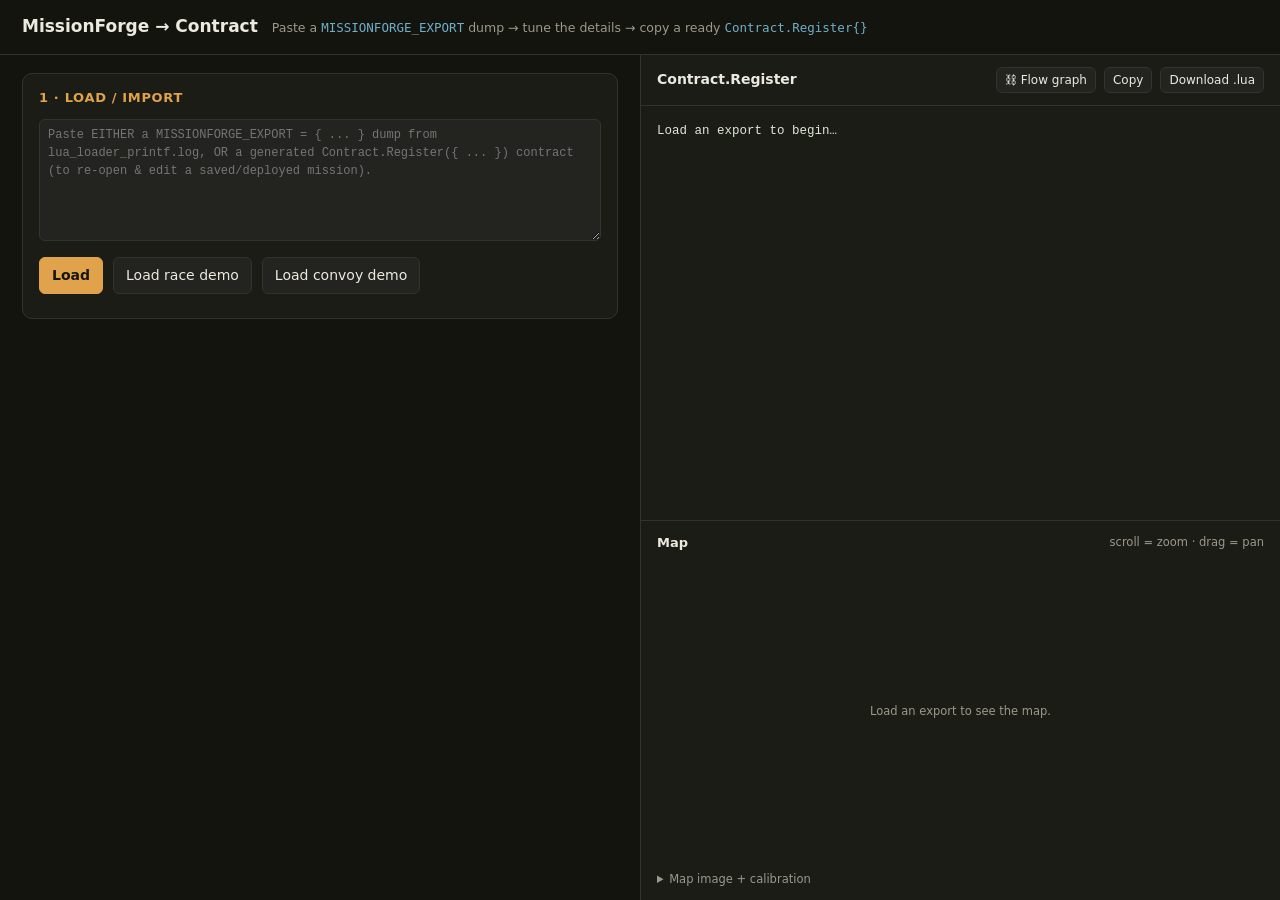
<file: missionforge.html>
<!doctype html>
<html lang="en">
<head>
<meta charset="utf-8">
<meta name="viewport" content="width=device-width, initial-scale=1">
<title>MissionForge → Contract</title>
<style>
  :root{
    --bg:#14140f; --panel:#1c1c17; --panel2:#232320; --ink:#ece9df; --muted:#9c988a;
    --line:#33322b; --accent:#e0a24a; --accent2:#6fb0c9; --good:#7bbf6a; --bad:#d9695f;
    --teal:#16b3a3; --mono:"SFMono-Regular",Consolas,"Liberation Mono",Menlo,monospace;
    --sans:system-ui,-apple-system,Segoe UI,Roboto,sans-serif;
  }
  *{box-sizing:border-box}
  body{margin:0;background:var(--bg);color:var(--ink);font-family:var(--sans);font-size:14px;line-height:1.5;height:100vh;display:flex;flex-direction:column;overflow:hidden}
  a{color:var(--accent2)}
  header{flex:none;padding:14px 22px;border-bottom:1px solid var(--line);display:flex;align-items:baseline;gap:14px;flex-wrap:wrap}
  header h1{font-size:17px;margin:0;font-weight:600}
  header .sub{color:var(--muted);font-size:12.5px}
  .wrap{flex:1 1 auto;min-height:0;display:grid;grid-template-columns:1fr 1fr}
  .editor{padding:18px 22px;min-width:0;overflow-y:auto}
  .right{display:flex;flex-direction:column;min-height:0;min-width:0;border-left:1px solid var(--line);background:var(--panel)}
  .out{flex:1 1 55%;min-height:0;display:flex;flex-direction:column}
  .mappane{flex:1 1 45%;min-height:0;display:flex;flex-direction:column;border-top:1px solid var(--line);padding:12px 16px}
  .mappane #mapBox{flex:1 1 auto;min-height:140px;display:flex;flex-direction:column}
  .mappane #mapBox>svg{flex:1 1 auto;min-height:0}
  .mappane details{flex:none;margin-top:8px}
  .out-head{flex:none;padding:12px 16px;border-bottom:1px solid var(--line);display:flex;gap:8px;align-items:center}
  .out-head .title,.map-head .title{font-weight:600;margin-right:auto}
  .map-head{display:flex;gap:8px;align-items:center;padding:0 0 8px;font-size:13px}
  pre#code{margin:0;padding:16px;overflow:auto;flex:1;min-height:0;font-family:var(--mono);font-size:12.5px;line-height:1.55;white-space:pre;color:#dfe7d8}
  @media(max-width:940px){
    body{height:auto;overflow:auto;display:block}
    .wrap{display:block}
    .right{border-left:none}
    .out{height:65vh}
    .mappane{max-height:none}
  }
  section.card{background:var(--panel);border:1px solid var(--line);border-radius:10px;padding:14px 16px;margin:0 0 14px}
  section.card > h2{font-size:13px;margin:0 0 12px;color:var(--accent);text-transform:uppercase;letter-spacing:.05em;font-weight:600}
  .row{display:flex;gap:10px;flex-wrap:wrap;align-items:flex-end;margin-bottom:10px}
  .row:last-child{margin-bottom:0}
  .f{display:flex;flex-direction:column;gap:4px}
  .f label{font-size:11px;color:var(--muted);text-transform:uppercase;letter-spacing:.04em}
  input,select,textarea{background:var(--panel2);color:var(--ink);border:1px solid var(--line);border-radius:6px;padding:6px 8px;font:inherit;font-size:13px}
  input:focus,select:focus,textarea:focus{outline:none;border-color:var(--accent)}
  input[type=number]{width:88px}
  .xyz input{width:74px}
  textarea{width:100%;font-family:var(--mono);font-size:12px;resize:vertical}
  button{background:var(--panel2);color:var(--ink);border:1px solid var(--line);border-radius:6px;padding:7px 12px;font:inherit;cursor:pointer}
  button:hover{border-color:var(--accent)}
  button.primary{background:var(--accent);color:#161611;border-color:var(--accent);font-weight:600}
  button.mini{padding:3px 8px;font-size:12px}
  button.danger:hover{border-color:var(--bad);color:var(--bad)}
  .obj{border:1px solid var(--line);border-radius:8px;padding:12px;margin-bottom:10px;background:var(--panel2)}
  .obj.flash{box-shadow:0 0 0 2px var(--accent),0 0 16px rgba(216,178,74,.45);transition:box-shadow .2s}
  .obj .hd{display:flex;align-items:center;gap:8px;margin-bottom:10px}
  .obj .hd .idx{font-family:var(--mono);color:var(--muted);font-size:12px}
  .obj .hd .sp{margin-left:auto;display:flex;gap:4px}
  .pill{font-size:11px;padding:2px 7px;border-radius:20px;border:1px solid var(--line);color:var(--muted)}
  .unit{display:flex;gap:8px;align-items:center;padding:6px 0;border-bottom:1px solid var(--line);flex-wrap:wrap}
  .unit:last-child{border-bottom:none}
  .swatch{width:10px;height:10px;border-radius:50%;flex:none}
  .tag{font-family:var(--mono);font-size:11px;color:var(--muted)}
  .note{color:var(--muted);font-size:12px;margin:8px 0 0}
  .err{color:var(--bad);font-size:12.5px;margin-top:8px;white-space:pre-wrap;font-family:var(--mono)}
  .hint{color:var(--muted);font-size:11.5px}
  .grpbadge{font-family:var(--mono);font-size:11px;background:var(--panel);border:1px solid var(--line);border-radius:4px;padding:1px 5px}
  .toast{position:fixed;bottom:18px;left:50%;transform:translateX(-50%);background:var(--good);color:#12160f;padding:8px 16px;border-radius:8px;font-weight:600;opacity:0;transition:opacity .2s;pointer-events:none}
  .toast.show{opacity:1}
  code.k{color:var(--accent2)}
</style>
</head>
<body>
<header>
  <h1>MissionForge → Contract</h1>
  <span class="sub">Paste a <code class="k">MISSIONFORGE_EXPORT</code> dump → tune the details → copy a ready <code class="k">Contract.Register{}</code></span>
</header>

<div class="wrap">
  <div class="editor">
    <section class="card">
      <h2>1 · Load / import</h2>
      <textarea id="paste" rows="6" placeholder="Paste EITHER a MISSIONFORGE_EXPORT = { ... } dump from lua_loader_printf.log, OR a generated Contract.Register({ ... }) contract (to re-open & edit a saved/deployed mission)."></textarea>
      <div class="row" style="margin-top:10px">
        <button class="primary" id="loadBtn">Load</button>
        <button id="sampleBtn">Load race demo</button>
        <button id="convoyBtn">Load convoy demo</button>
        <span class="hint" id="loadInfo"></span>
      </div>
      <div class="err" id="err"></div>
    </section>

    <div id="editorBody" hidden>
      <section class="card">
        <h2>2 · Mission details</h2>
        <div class="row">
          <div class="f"><label>id</label><input id="m_id" style="width:200px"></div>
          <div class="f"><label>title</label><input id="m_title" style="width:240px"></div>
          <div class="f"><label>category</label><input id="m_category" style="width:130px"></div>
        </div>
        <div class="row">
          <div class="f" style="flex:1;min-width:260px"><label>briefing</label><input id="m_briefing" style="width:100%"></div>
        </div>
        <div class="row">
          <div class="f" style="flex:1;min-width:260px"><label>intro radio line (spoken on accept)</label><input id="m_intro" style="width:100%" placeholder="e.g. Convoy&rsquo;s rolling — stay tight."></div>
        </div>
        <div class="row">
          <div class="f"><label>reward cash</label><input type="number" id="m_cash"></div>
          <div class="f"><label>reward fuel</label><input type="number" id="m_fuel"></div>
          <div class="f"><label>mode</label><select id="m_mode"><option value="sequential">sequential</option><option value="parallel">parallel</option></select></div>
          <div class="f"><label>time limit (s, 0=none)</label><input type="number" id="m_time"></div>
        </div>
        <div class="row">
          <div class="f" style="flex:1;min-width:240px"><label>fanfare message (shown on complete)</label><input id="m_fanfare" style="width:100%" placeholder="blank = &quot;<title> complete&quot;"></div>
          <div class="f"><label>fanfare style</label>
            <select id="m_fanfareType">
              <option value="highscore">highscore</option>
              <option value="hvtkill">hvtkill</option>
              <option value="hvtcapture">hvtcapture</option>
              <option value="bounty">bounty</option>
              <option value="contact">contact</option>
              <option value="support">support</option>
              <option value="stockpile">stockpile</option>
              <option value="landingzone">landingzone</option>
              <option value="outfit">outfit</option>
            </select>
          </div>
        </div>
      </section>

      <section class="card">
        <h2>3 · Player start / teleport</h2>
        <div class="row">
          <div class="f"><label>teleport heroes on accept</label>
            <select id="startSel"></select>
          </div>
          <span class="hint" id="startHint"></span>
        </div>
      </section>

      <section class="card">
        <h2>4 · Objectives</h2>
        <div id="objList"></div>
        <div class="row" style="margin-top:6px">
          <button class="mini" id="addObj">+ add objective</button>
          <label class="hint" style="display:flex;gap:6px;align-items:center;margin-left:auto">
            <input type="checkbox" id="failLeash" style="width:auto"> fail if a hero strays past
            <input type="number" id="failRadius" value="250" style="width:70px"> u
          </label>
        </div>
      </section>

      <section class="card">
        <h2>5 · Units</h2>
        <p class="note" id="unitsNote"></p>
        <div id="unitList"></div>
      </section>

      <section class="card">
        <h2>6 · Relations (faction stances)</h2>
        <div id="relList"></div>
        <div class="row" style="margin-top:6px"><button class="mini" id="addRel">+ add relation</button>
          <span class="hint">friend / neutral / enemy between factions (incl. <b>PMC</b> = the player). Recorded &amp; restored on finish.</span></div>
      </section>

      <section class="card">
        <h2>7 · Support call-ins</h2>
        <div id="supList"></div>
        <div class="row" style="margin-top:6px"><button class="mini" id="addSup">+ add support</button>
          <span class="hint">artillery / airstrike flyby / heli wave / reinforcements — each fired by its own trigger.</span></div>
      </section>

      <section class="card">
        <h2>8 · Triggers (generic)</h2>
        <div id="trigList"></div>
        <div class="row" style="margin-top:6px"><button class="mini" id="addTrig">+ add trigger</button>
          <span class="hint">a named trigger fires one or more support events / AI orders (e.g. cross a line → airstrike elsewhere, or ambushers attack).</span></div>
      </section>

      <section class="card">
        <h2>9 · AI Orders (per group)</h2>
        <div id="wpList"></div>
        <div class="row" style="margin-top:6px"><button class="mini" id="addWp">+ add order</button>
          <span class="hint">command a unit <b>group</b> to move / patrol / defend / attack / hold / face. Provided units become framework-owned so they can be ordered. Fired immediately (after a short settle) or by a trigger.</span></div>
      </section>

    </div>
  </div>

  <div class="right">
    <div class="out">
      <div class="out-head">
        <span class="title">Contract.Register</span>
        <button class="mini" id="flowBtn" title="Visually wire triggers to support calls & AI orders">⛓ Flow graph</button>
        <button class="mini" id="copyBtn">Copy</button>
        <button class="mini" id="dlBtn">Download .lua</button>
      </div>
      <pre id="code">Load an export to begin…</pre>
    </div>
    <div class="mappane">
      <div class="map-head"><span class="title">Map</span><span class="hint" style="margin-left:auto">scroll = zoom · drag = pan</span></div>
      <div id="mapBox"></div>
      <details style="margin-top:8px">
        <summary class="hint" style="cursor:pointer">Map image + calibration</summary>
        <p class="note"><b>Calibrated (exact):</b> 0,0 = map centre, 8204×8204 = ±4102 world/pixels. Game X runs
          west-positive, so the <b>left edge = +4102</b>; Z is north-up (top = +4102). Image is
          <code class="k">tools/missionforge/map.jpg</code>. Scroll = zoom, drag = pan, ⤢ fit / 🗺 full map.
          Each field is the world coord at that edge — swap two to flip an axis if a re-extracted map is oriented differently.</p>
        <div class="row" style="margin-top:8px">
          <div class="f"><label>left edge X</label><input type="number" id="cal_lx"></div>
          <div class="f"><label>right edge X</label><input type="number" id="cal_rx"></div>
          <div class="f"><label>top edge Z</label><input type="number" id="cal_tz"></div>
          <div class="f"><label>bottom edge Z</label><input type="number" id="cal_bz"></div>
          <div class="f"><label>nudge X (px)</label><input type="number" id="cal_ox"></div>
          <div class="f"><label>nudge Z (px)</label><input type="number" id="cal_oz"></div>
          <label class="hint" style="display:flex;gap:6px;align-items:center"><input type="checkbox" id="cal_on" style="width:auto"> calibrated</label>
        </div>
      </details>
    </div>
  </div>
</div>
<div class="toast" id="toast"></div>

<script src="flowgraph.js"></script>
<script>
"use strict";

/* ---------- tiny DOM helper ---------- */
const $ = id => document.getElementById(id);
function el(tag, props, kids){
  const e = document.createElement(tag);
  if(props) for(const k in props){
    if(k==='class') e.className=props[k];
    else if(k==='html') e.innerHTML=props[k];
    else if(k.startsWith('on')) e.addEventListener(k.slice(2), props[k]);
    else if(k==='style') e.setAttribute('style',props[k]);
    else e[k]=props[k];
  }
  (kids||[]).forEach(c=> e.appendChild(typeof c==='string'?document.createTextNode(c):c));
  return e;
}

/* ---------- Lua-table parser (handles the MISSIONFORGE_EXPORT format AND a Contract.Register block:
   it also tokenizes ( ) , dotted names like Contract.Reach, and captures whole function...end bodies) ---------- */
function tokenize(s){
  const t=[]; let i=0; const n=s.length;
  while(i<n){
    const c=s[i];
    if(c===' '||c==='\t'||c==='\r'||c==='\n'){i++;continue;}
    if(c==='-'&&s[i+1]==='-'){ if(s[i+2]==='['&&s[i+3]==='['){ const e=s.indexOf(']]',i+4); i=(e<0?n:e+2); } else { while(i<n&&s[i]!=='\n')i++; } continue; }
    if(c==='{'||c==='}'||c===','||c==='='||c==='('||c===')'){ t.push({t:c}); i++; continue; }
    if(c==='"'||c==="'"){ const q=c; i++; let str=''; while(i<n&&s[i]!==q){ if(s[i]==='\\'){str+=s[i+1];i+=2;} else {str+=s[i++];} } i++; t.push({t:'str',v:str}); continue; }
    if(c==='['&&s[i+1]==='['){ const e=s.indexOf(']]',i+2); t.push({t:'str',v:s.slice(i+2,e<0?n:e)}); i=(e<0?n:e+2); continue; }
    if((c>='0'&&c<='9')||((c==='-'||c==='.')&&/[0-9]/.test(s[i+1]))){ let j=i+1; while(j<n&&/[0-9.eE]/.test(s[j])) j++; if((s[j]==='+'||s[j]==='-')&&/[eE]/.test(s[j-1])){ j++; while(j<n&&/[0-9]/.test(s[j]))j++; } t.push({t:'num',v:parseFloat(s.slice(i,j))}); i=j; continue; }
    if(/[A-Za-z_]/.test(c)){ let j=i+1; while(j<n&&/[A-Za-z0-9_.]/.test(s[j]))j++; const nm=s.slice(i,j);
      if(nm==='function'){ let depth=1, k=j; while(k<n&&depth>0){ const d=s[k];   // capture the whole function ... end body
          if(d==='"'||d==="'"){ const q=d;k++; while(k<n&&s[k]!==q){ if(s[k]==='\\')k+=2; else k++; } k++; continue; }
          if(d==='-'&&s[k+1]==='-'){ if(s[k+2]==='['&&s[k+3]==='['){ const e=s.indexOf(']]',k+4); k=(e<0?n:e+2); } else { while(k<n&&s[k]!=='\n')k++; } continue; }
          if(/[A-Za-z_]/.test(d)){ let m=k+1; while(m<n&&/[A-Za-z0-9_]/.test(s[m]))m++; const w=s.slice(k,m);
            if(w==='function'||w==='if'||w==='for'||w==='while') depth++; else if(w==='end') depth--; k=m; continue; }
          k++;
        }
        t.push({t:'fn',v:s.slice(i,k)}); i=k; continue; }
      t.push({t:'name',v:nm}); i=j; continue; }
    i++;
  }
  return t;
}
function parseTokens(toks){
  let p=0;
  const peek=()=>toks[p], eat=()=>toks[p++];
  function value(){
    const k=peek(); if(!k) throw new Error('Unexpected end of table.');
    if(k.t==='{') return table();
    if(k.t==='str'){eat();return k.v;}
    if(k.t==='num'){eat();return k.v;}
    if(k.t==='fn'){eat();return {__fn:k.v};}
    if(k.t==='name'){ eat();
      if(peek()&&peek().t==='('){ eat(); const arg=(peek()&&peek().t!==')')?value():null; if(peek()&&peek().t===')')eat(); return {__call:k.v, arg:arg}; }  // Contract.Reach({...})
      if(k.v==='true')return true; if(k.v==='false')return false; if(k.v==='nil')return null; return k.v;
    }
    throw new Error('Unexpected token '+k.t);
  }
  function table(){
    eat(); const obj={}; const arr=[]; let keyed=false;
    while(peek()&&peek().t!=='}'){
      if(peek().t==='name'&&toks[p+1]&&toks[p+1].t==='='){ const key=eat().v; eat(); obj[key]=value(); keyed=true; }
      else { arr.push(value()); }
      if(peek()&&peek().t===',') eat();
    }
    if(peek()) eat();
    if(keyed){ if(arr.length) obj.__arr=arr; return obj; }
    return arr;
  }
  return value();
}
function parseLua(text){
  let i = text.indexOf('MISSIONFORGE_EXPORT');
  let brace = text.indexOf('{', i>=0?i:0);
  if(brace<0) throw new Error("No '{' found — paste the whole MISSIONFORGE_EXPORT = { ... } block.");
  return parseTokens(tokenize(text.slice(brace)));
}
function parseContractLua(text){
  const i = text.indexOf('Contract.Register'); if(i<0) throw new Error("No 'Contract.Register(' found.");
  const brace = text.indexOf('{', text.indexOf('(', i));
  if(brace<0) throw new Error("Couldn't find the Contract.Register table.");
  return parseTokens(tokenize(text.slice(brace)));
}

/* ---------- model ---------- */
const TYPE_TO_BUILDER = { destroy:'destroy', reach:'reach', defend:'hold', collect:'interact',
  escort:'escort', hold:'hold', interact:'interact', verify:'verify', extract:'extract', survive:'survive', chase:'chase' };
const BUILDERS = ['destroy','reach','hold','defend','collect','escort','enter','interact','verify','extract','race','survive','chase'];
const BUILDER_FIELDS = {
  destroy:['targetGroup','quota'], reach:['at','radius'], hold:['at','radius','time'],
  defend:['time','target'], collect:['radius','quota'], escort:['targetGroup','at','radius'],
  enter:['target','seat'], interact:['at','radius','time'], verify:['targetGroup','capture','radius'],
  extract:['at','radius','boardTime','heli'], race:['radius','time'], survive:['time','target'], chase:['targetGroup','at','radius','time']
};
const DEFAULT_DESC = { destroy:'Eliminate the targets', reach:'Reach the location', hold:'Hold the position',
  defend:'Defend the position', collect:'Collect the items', escort:'Escort to the destination',
  enter:'Get in the vehicle', interact:'Interact with the objective', verify:'Neutralise the HVT',
  extract:'Reach extraction', race:'Hit all the checkpoints', survive:'Hold out', chase:'Run down the target before it escapes' };

const FACTIONS = ['Allied','China','Guerilla','OC','Pirate','VZ','PMC'];   // Pg.GetGuidByName names (framework side)
const SUPPORT_EFFECTS = ['artillery','flyby','bombingrun','heli','reinforce','music','vfx','damage','vo','say','custom'];
const SUPPORT_FIELDS = { artillery:['ammo','count'], flyby:['vehicle','altitude','speed'],
  bombingrun:['vehicle','ammo','count','altitude','speed'], heli:['template','heliCount','stagger','spread'],
  reinforce:['spawns','deliver','faction'], music:['cue'], vfx:['particle','count'], damage:['target','pct'], vo:['lines'],
  say:['text','hold'], custom:['note'] };
// curated native template lists for the pick-fields; the "custom…" option lets users type anything bespoke
const ORDNANCE_LIST = ['Gunship Shell','Artillery Shell','Rocket Artillery Projectile','Artillery Smoke Shell','Blast Cannon Shell',
  'HE Autocannon Shell','AP Autocannon Shell','Tank Shell (Artillery)','Tank Shell (Sabot)',
  'Bomb','Smart Bomb Projectile','Laser Guided Bomb Projectile','Cluster Bomb Projectile','Fuel Air Bomb Projectile',
  'Daisy Cutter Projectile','MOAB Projectile','Bunker Buster Projectile','Nuclear Bunker Buster Projectile','Carpet Bomb Projectile',
  'Cruise Missile Projectile','Strategic Missile Projectile','Airstrike AA Missile','Vehicle AT Missile','TOW Missile',
  'Smoke Grenade Projectile','Flare Projectile','C4 Projectile'];
const AIRCRAFT_LIST = ['Support Vehicle (Autogunship)','Support Vehicle (AC130)','Support Vehicle (A10)','Support Vehicle (OV10)',
  'Support Vehicle (Q5)','Support Vehicle (Mig27)','Support Vehicle (F35)','Support Vehicle (Tucano)','Support Vehicle (Predator)',
  'Support Vehicle (B2)','Support Vehicle (C130)','Support Vehicle (F117)','Support Vehicle (Cruise Missile)',
  'Support Vehicle (727)','Support Vehicle (Cessna)','Support Vehicle (Transport)',
  'Support Vehicle (A10) low altitude','Support Vehicle (C130) low altitude','Support Vehicle (B2) low altitude'];
const MUSIC_CUES = ['mu_fac_ch_kickass_01','mu_fac_ch_threat_01','mu_fac_gr_kickass_01','mu_fac_gr_threat_01',
  'mu_fac_oc_kickass_01','mu_fac_oc_threat_01','mu_fac_an_kickass_01','mu_pmc_panicloop_01','stop'];   // ..._kickass=combat, ..._threat=tension, stop=back to normal
const VFX_PARTICLES = ['global_particle_explosion_flash_large','global_particle_airstrike_moab','global_particle_airstrike_daisycutter',
  'global_particle_airstrike_fuelairbomb','global_particle_airstrike_cruisemissile','global_particle_airstrike_carpetbomb_LOD0',
  'global_particle_airstrike_clusterbomb','global_particle_airstrike_missile','global_particle_airstrike_artillery',
  'global_particle_airstrike_bunkerbuster','global_particle_airstrike_tactnuke','global_particle_dirtexplosion_large',
  'global_particle_dustexplosion','global_particle_env_firesmokeplume_infinite','global_particle_env_smokeplume_distance_tall'];
const TRIG_KINDS = ['proximity','recurring','once','onDestroy','health','objective','cleared','all','count'];
const FAC_MAP_RGB = { GUERILLA:'#50dc50', ALLIED:'#50a0ff', CHINA:'#ff5050', 'OC (OIL)':'#ffb428',
  PIRATE:'#c878ff', VZ:'#ebebeb', PROP:'#c8c8c8' };

// Map view. CONFIRMED pixel-perfect: world 0,0 = image centre; the map is 8204x8204 = +/-4102 world
// units each way, so 1 world unit == 1 image pixel (no scaling). SVG space = world space with sy = -z
// (north/Z+ up), so zoom is just viewBox math. Flip flipImg if the overlay comes out upside-down.
const MAP = { image:'map.jpg', calibrated:true, leftX:4102, rightX:-4102, topZ:4102, botZ:-4102, offX:-50, offZ:-50, vb:null };

let S = null; // state

function sanitizeId(s){ return String(s||'forge_mission').toLowerCase().replace(/[^a-z0-9_]+/g,'_').replace(/^_+|_+$/g,'') || 'forge_mission'; }

function buildState(p){
  const meta = { id:sanitizeId(p.name), title:'', category:'CUSTOM', briefing:'', intro:'',
    cash:0, fuel:0, mode:'sequential', timeLimit:0, fanfare:'', fanfareType:'highscore' };
  if(p.meta && typeof p.meta==='object'){                             // optional hand-authored meta (samples); forge exports omit it
    ['title','category','briefing','intro','mode','fanfare','fanfareType'].forEach(k=>{ if(p.meta[k]!=null) meta[k]=String(p.meta[k]); });
    ['cash','fuel','timeLimit'].forEach(k=>{ if(p.meta[k]!=null) meta[k]=+p.meta[k]; });
  }
  const spawns = (p.spawns||[]).map(s=>({x:+s.x, y:+s.y, z:+s.z, yaw:+(s.yaw||0)}));
  const units = (p.units||[]).map(u=>({faction:u.faction||'', kind:u.kind||'infantry', spawn:u.spawn||'',
    x:+u.x, y:+u.y, z:+u.z, yaw:+(u.yaw||0), group:String(u.group||'A'), role:'auto'}));
  const objectives=[]; const raw=p.objectives||[];
  for(let k=0;k<raw.length;k++){
    const o=raw[k];
    if(o.type==='spawn') continue;
    if(o.type==='checkpoint'){
      const cps=[]; let radius=+(o.radius||15), grp=String(o.group||'A');
      while(k<raw.length && raw[k].type==='checkpoint'){ cps.push({x:+raw[k].x,y:+raw[k].y,z:+raw[k].z}); radius=+(raw[k].radius||radius); k++; }
      k--;
      objectives.push({ builder:'race', desc:'Hit all '+cps.length+' checkpoints', checkpoints:cps,
        radius, time:120, group:grp, targetGroup:grp, optional:false, bonus:0,
        x:cps[0].x, y:cps[0].y, z:cps[0].z, capture:false, boardTime:3, heli:'', quota:0, target:'', seat:'' });
    } else {
      const b = TYPE_TO_BUILDER[o.type] || 'reach';
      const grp=String(o.group||'A');
      objectives.push({ builder:b, desc:(o.desc!=null?String(o.desc):DEFAULT_DESC[b]), x:+o.x, y:+o.y, z:+o.z, radius:+(o.radius||15),
        yaw:+(o.yaw||0), time:(o.time!=null?+o.time:(b==='survive'?60:((b==='hold'||b==='interact')?15:0))), capture:(b==='verify'), boardTime:3, heli:'',
        quota:0, target:'', seat:'', group:grp, targetGroup:grp, optional:false, bonus:0, checkpoints:null,
        msg:(o.msg!=null?String(o.msg):'') });
    }
  }
  const support = (p.support||[]).map((v,i)=>({ id:'sup'+(i+1), effect:v.effect||'artillery', x:+v.x,y:+v.y,z:+v.z, radius:+(v.radius||15),
    owner:'', ammo:'Gunship Shell', count:5, vehicle:'Support Vehicle (Autogunship)', altitude:120, speed:55, template:'AH1Z', heliCount:3, stagger:0, spread:0,
    spawns:'', deliver:'spawn', faction:'', note:'', text:'', hold:5, cue:'', particle:'', pct:0, lines:'', kill:false, target:String(v.target||''), trigMode:'immediate', delay:3, interval:10, limit:0, proxRadius:20, onDestroy:'nearest', ref:'', group:String(v.group||'') }));
  const triggers = (p.triggers||[]).map((t,i)=>({ id:'trig'+(i+1), kind:String(t.kind||'proximity'), x:+t.x,y:+t.y,z:+t.z, radius:+(t.radius||15),
    interval:+(t.interval||10), limit:+(t.limit||0), delay:+(t.delay||3), target:String(t.target||'nearest'),
    pct:+(t.pct||50), index:+(t.index||1), faction:String(t.faction||''), inputs:(t.inputs||[]).map(String), need:+(t.need||1),
    fires:(t.fires||[]).map(String), group:String(t.group||'') }));
  // auto-wire by shared group: a trigger fires the support(s) carrying its group tag (same convention
  // that binds units<->objectives in the forge). So a forge-placed trigger + support in one group arrive
  // pre-connected. Freely rewire in the flow graph / forms. (Orders keep their own immediate default.)
  triggers.forEach(t=>{ if(!t.group) return;
    support.forEach(v=>{ if(v.group && v.group===t.group){ v.trigMode='ref'; v.ref=t.id; } }); });
  // AI orders: forge points grouped by unit-group. Patrol points merge into ONE route; each OTHER
  // behavior in a group becomes its own waypoint (so a group can e.g. move, then later hold). An order
  // may carry trig="<trigger group>" to stay dormant until that trigger fires (else immediate).
  const byG={}; (p.orders||[]).forEach(o=>{ const g=String(o.group||'A'); (byG[g]=byG[g]||[]).push(o); });
  const waypoints=[]; let wpn=0;
  function mkWp(base,g,trig){ const wp=Object.assign({ id:'wp'+(++wpn), group:g, behavior:'move', points:null, at:null, loop:true, radius:12,
    speed:0, target:'', role:'passenger', action:'Cower', distance:120, trigMode:'immediate', delay:1.5, interval:10, limit:0, proxRadius:20, onDestroy:'nearest', ref:'' }, base);
    if(trig){ wp.trigMode='ref'; wp._trig=String(trig); } return wp; }
  Object.keys(byG).sort().forEach(g=>{
    const items=byG[g], patrol=items.filter(o=>(o.behavior||'move')==='patrol');
    if(patrol.length) waypoints.push(mkWp({ behavior:'patrol', points:patrol.map(o=>({x:+o.x,y:+o.y,z:+o.z})), radius:+(patrol[0].radius||12) }, g, patrol[patrol.length-1].trig));
    const byBeh={}; items.forEach(o=>{ const b=o.behavior||'move'; if(b==='patrol') return; (byBeh[b]=byBeh[b]||[]).push(o); });
    Object.keys(byBeh).forEach(beh=>{ const a=byBeh[beh], o=a[a.length-1];
      waypoints.push(mkWp({ behavior:beh, at:{x:+o.x,y:+o.y,z:+o.z}, radius:+(o.radius||12) }, g, o.trig)); });
  });
  // resolve each order's trig="<trigger group>" to that trigger's id (dormant until it fires)
  waypoints.forEach(w=>{ if(w._trig){ const t=triggers.find(t=>t.group===w._trig); if(t){ w.ref=t.id; w.trigMode='ref'; } else w.trigMode='immediate'; delete w._trig; } });
  // relations (optional; hand-authored samples / future export). Accepts { a=,b=,set= } or {"A","B","set"} tuples.
  const relations = (p.relations||[]).map(r=>({ a:String(r.a||r[0]||''), b:String(r.b||r[1]||''), set:String(r.set||r[2]||'neutral') }))
                                     .filter(r=>r.a && r.b);
  return { meta, spawns, units, objectives, relations, support, triggers, waypoints,
           start:{ mode: spawns.length?'all':'none' }, fail:{ leash:false, radius:250 }, anchor:p.anchor||null };
}

/* ---------- reverse: a parsed Contract.Register table -> editor state S (for round-trip editing) ---------- */
function xyzOf(v){ if(v==null) return null; if(Array.isArray(v)) return {x:+v[0]||0,y:+v[1]||0,z:+v[2]||0}; return {x:+v.x||0,y:+v.y||0,z:+v.z||0}; }
function fromTrig(o, trig){          // reverse genTrig(): a support/order .trigger -> trigMode + its param
  if(trig==null){ o.trigMode='immediate'; return; }
  if(typeof trig==='string'){ o.trigMode=trig||'immediate'; return; }
  if(typeof trig==='object'){
    if('ref' in trig){ o.trigMode='ref'; o.ref=String(trig.ref); }
    else if('once' in trig){ o.trigMode='once'; o.delay=+trig.once; }
    else if('recurring' in trig){ o.trigMode='recurring'; o.interval=+trig.recurring; if('limit' in trig)o.limit=+trig.limit; }
    else if('proximity' in trig){ o.trigMode='proximity'; o.proxRadius=+trig.proximity; }
    else if('onDestroy' in trig){ o.trigMode='onDestroy'; o.onDestroy=String(trig.onDestroy); }
  }
}
function fromContractLua(reg){
  if(!reg || typeof reg!=='object' || Array.isArray(reg)) throw new Error('That is not a Contract.Register({ ... }) table.');
  const rw = reg.reward||{};
  const meta = { id:sanitizeId(reg.id), title:reg.title||'', category:reg.category||'CUSTOM', briefing:reg.briefing||'', intro:reg.intro||'',
    cash:+rw.cash||0, fuel:+rw.fuel||0, mode:reg.mode||'sequential', timeLimit:+reg.timeLimit||0, fanfare:reg.fanfare||'', fanfareType:reg.fanfareType||'highscore' };
  const spawns=[];
  if(reg.start){ (Array.isArray(reg.start)?reg.start:[reg.start]).forEach(s=>{ const c=xyzOf(s); spawns.push({x:c.x,y:c.y,z:c.z,yaw:+(s.yaw||0)}); }); }
  const units=[];
  (reg.units||[]).forEach(u=>{ const c=xyzOf(u); units.push({faction:'',kind:'vehicle',spawn:u.spawn||u.template||'',x:c.x,y:c.y,z:c.z,yaw:+(u.yaw||0),group:String(u.group||'A'),role:'auto'}); });
  if(reg.fResolve && reg.fResolve.__fn){    // pull provided units back out of the fResolve Pg.Spawn lines
    const re=/Pg\.Spawn\(\s*"([^"]*)"\s*,\s*(-?[0-9.]+)\s*,\s*(-?[0-9.]+)\s*,\s*(-?[0-9.]+)\s*(?:,\s*(-?[0-9.]+))?\s*\)/g; let m;
    while((m=re.exec(reg.fResolve.__fn))) units.push({faction:'',kind:'infantry',spawn:m[1],x:+m[2],y:+m[3],z:+m[4],yaw:+(m[5]||0),group:'provided',role:'provided'});
  }
  let egrp=0;
  const objectives=(reg.objectives||[]).map(node=>{
    if(!node||!node.__call) return null;
    const b=String(node.__call).replace(/^Contract\./,'').toLowerCase(); const a=node.arg||{};
    const o={ builder:b, desc:a.desc||DEFAULT_DESC[b]||'', msg:a.msg||'', x:0,y:0,z:0, radius:+(a.radius||a.escapeRadius||15), yaw:0,
      time:+(a.time||0), capture:!!a.capture, boardTime:(a.boardTime!=null?+a.boardTime:3), heli:a.heli||'', quota:+(a.quota||0),
      target:(typeof a.target==='string'?a.target:''), seat:a.seat||'', group:'A', targetGroup:'A', optional:!!a.optional, bonus:+(a.bonus||0), checkpoints:null };
    const at=xyzOf(a.at||a.to||a.escapeAt); if(at){ o.x=at.x;o.y=at.y;o.z=at.z; }
    if(b==='race' && Array.isArray(a.checkpoints)){ o.checkpoints=a.checkpoints.map(c=>xyzOf(c));
      if(o.checkpoints[0]){ o.x=o.checkpoints[0].x;o.y=o.checkpoints[0].y;o.z=o.checkpoints[0].z; } }
    const sp=a.spawns||(a.spawn?[a.spawn]:null);   // destroy spawns / verify+escort spawn -> a synthetic unit group it targets
    if(Array.isArray(sp) && sp.length && Array.isArray(sp[0])){ const g='enemy'+(++egrp);
      sp.forEach(t=>units.push({faction:'',kind:'infantry',spawn:t[0],x:+t[1]||0,y:+t[2]||0,z:+t[3]||0,yaw:+(t[4]||0),group:g,role:'auto'}));
      o.group=g; o.targetGroup=g; }
    return o;
  }).filter(Boolean);
  const relations=(reg.relations||[]).map(r=>({a:String(r[0]||r.a||''),b:String(r[1]||r.b||''),set:String(r[2]||r.set||'neutral')})).filter(r=>r.a&&r.b);
  const support=(reg.support||[]).map((v,i)=>{ const c=xyzOf(v.at)||{x:0,y:0,z:0}; const s={ id:v.id||('sup'+(i+1)), effect:v.effect||'artillery',
    x:c.x,y:c.y,z:c.z, radius:+(v.radius||15), owner:v.owner||'', ammo:v.ammo||'Gunship Shell', count:+(v.count||5),
    vehicle:v.vehicle||'Support Vehicle (Autogunship)', altitude:+(v.altitude||120), speed:+(v.speed||55), template:v.template||'AH1Z', heliCount:+(v.count||3),
    stagger:+(v.stagger||0), spread:+(v.spread||0), spawns:(v.spawns||[]).join(', '), deliver:v.deliver||'spawn', faction:v.faction||'', note:'',
    text:v.text||'', hold:+(v.hold||5), cue:v.cue||'', particle:v.particle||'', pct:+(v.pct||0), lines:(v.lines||[]).join(', '), kill:!!v.kill, target:v.target||'',
    trigMode:'immediate', delay:3, interval:10, limit:0, proxRadius:20, onDestroy:'nearest', ref:'', group:'' };
    fromTrig(s, v.trigger); return s; });
  const triggers=(reg.triggers||[]).map((t,i)=>{ const c=xyzOf(t.at)||{x:0,y:0,z:0}; return { id:t.id||('trig'+(i+1)), kind:t.kind||'proximity',
    x:c.x,y:c.y,z:c.z, radius:+(t.radius||15), interval:+(t.interval||10), limit:+(t.limit||0), delay:+(t.delay||3), target:t.target||'nearest',
    pct:+(t.pct||50), index:+(t.index||1), faction:t.faction||'', inputs:(t.inputs||[]).map(String), need:+(t.need||1), fires:(t.fires||[]).map(String), group:'' }; });
  const waypoints=(reg.waypoints||[]).map((w,i)=>{ const o={ id:w.id||('wp'+(i+1)), group:String(w.group||'A'), behavior:w.behavior||'move',
    points:null, at:null, loop:w.loop!==false, radius:+(w.radius||12), speed:+(w.speed||0), target:(typeof w.target==='string'?w.target:''),
    role:w.role||'passenger', action:w.action||'Cower', distance:+(w.distance||120), trigMode:'immediate', delay:1.5, interval:10, limit:0, proxRadius:20, onDestroy:'nearest', ref:'' };
    if(Array.isArray(w.points)) o.points=w.points.map(p=>xyzOf(p)); else if(w.at) o.at=xyzOf(w.at);
    fromTrig(o, w.trigger); return o; });
  let ax=0,az=0,ac=0; const acc=(x,z)=>{ if(isFinite(x)&&isFinite(z)){ ax+=x;az+=z;ac++; } };
  units.forEach(u=>acc(u.x,u.z)); objectives.forEach(o=>acc(o.x,o.z)); spawns.forEach(s=>acc(s.x,s.z));
  return { meta, spawns, units, objectives, relations, support, triggers, waypoints,
           start:{ mode: spawns.length?'all':'none' }, fail:{ leash:false, radius:250 }, anchor: ac?{x:ax/ac,y:0,z:az/ac}:{x:0,y:0,z:0} };
}

function groupsAvailable(){
  const set=new Set();
  S.units.forEach(u=>set.add(u.group));
  S.objectives.forEach(o=>{ if(o.targetGroup) set.add(o.targetGroup); });
  return [...set].sort();
}
function autoUnitsOfGroup(g){ return S.units.filter(u=>u.role==='auto' && u.group===g); }

/* which units each objective consumes; the rest (auto, unreferenced) are "provided" */
function classify(){
  const destroyG=new Set(S.objectives.filter(o=>o.builder==='destroy'||o.builder==='chase').map(o=>o.targetGroup));
  const singleG=new Set(S.objectives.filter(o=>o.builder==='verify'||o.builder==='escort').map(o=>o.targetGroup));
  const usedFirst={}; const map=new Map();
  for(const u of S.units){
    if(u.role==='ignore'){ map.set(u,{role:'ignore',note:'ignored'}); continue; }
    if(u.role==='provided'){ map.set(u,{role:'provided',note:'spawned at accept'}); continue; }
    // auto
    if(destroyG.has(u.group)){ map.set(u,{role:'destroy',note:'target of Destroy '+u.group}); continue; }
    if(singleG.has(u.group) && !usedFirst[u.group]){ usedFirst[u.group]=true;
      const ob=S.objectives.find(o=>(o.builder==='verify'||o.builder==='escort')&&o.targetGroup===u.group);
      map.set(u,{role:'single',note:'target of '+(ob?ob.builder:'?')+' '+u.group}); continue; }
    map.set(u,{role:'provided',note:'spawned at accept'});
  }
  return map;
}

/* ---------- Lua generation ---------- */
function q(s){ return '"'+String(s==null?'':s).replace(/\\/g,'\\\\').replace(/"/g,'\\"')+'"'; }
function nm(n){ if(n===undefined||n===null||isNaN(n)) return '0'; let r=Math.round(n*1000)/1000; return String(r); }
function c3(o){ return '{ '+nm(o.x)+', '+nm(o.y)+', '+nm(o.z)+' }'; }
function tuple(u){ let s='{ '+q(u.spawn)+', '+nm(u.x)+', '+nm(u.y)+', '+nm(u.z); if(u.yaw) s+=', '+nm(u.yaw); return s+' }'; }

function genObjective(o, ind){
  const fields=[]; fields.push('desc = '+q(o.desc));
  if(o.msg) fields.push('msg = '+q(o.msg));         // radio line spoken when this objective starts
  let tail='';
  switch(o.builder){
    case 'destroy':{
      const t=autoUnitsOfGroup(o.targetGroup);
      if(t.length){
        let lines = t.map(u=> ind+'    '+tuple(u)+',').join('\n');
        if(o.quota) fields.push('quota = '+o.quota);
        return ind+'Contract.Destroy({ '+fields.join(', ')+', spawns = {\n'+lines+'\n'+ind+'} '+optTail(o)+'}),';
      } else {
        fields.push('where = { area = { x='+nm(o.x)+', y='+nm(o.y)+', z='+nm(o.z)+', r='+nm(o.radius||60)+' }, kind = "vehicles" }');
        if(o.quota) fields.push('quota = '+o.quota);
      } break;
    }
    case 'reach': fields.push('at = '+c3(o), 'radius = '+nm(o.radius)); break;
    case 'hold': fields.push('at = '+c3(o), 'radius = '+nm(o.radius)); if(o.time) fields.push('time = '+nm(o.time)); break;
    case 'defend': if(o.time) fields.push('time = '+nm(o.time)); if(o.target) fields.push('target = '+q(o.target)); break;
    case 'collect': fields.push('radius = '+nm(o.radius)); if(o.quota) fields.push('quota = '+o.quota); break;
    case 'escort':{
      const u=autoUnitsOfGroup(o.targetGroup)[0];
      if(u) fields.push('spawn = '+tuple(u));
      fields.push('to = '+c3(o), 'radius = '+nm(o.radius)); break;
    }
    case 'enter': if(o.target) fields.push('target = '+q(o.target)); if(o.seat) fields.push('seat = '+q(o.seat)); break;
    case 'interact': fields.push('at = '+c3(o), 'radius = '+nm(o.radius)); if(o.time) fields.push('time = '+nm(o.time)); break;
    case 'verify':{
      const u=autoUnitsOfGroup(o.targetGroup)[0];
      if(u) fields.push('spawn = '+tuple(u));
      fields.push('capture = '+(o.capture?'true':'false')); if(o.radius) fields.push('radius = '+nm(o.radius)); break;
    }
    case 'extract': fields.push('at = '+c3(o), 'radius = '+nm(o.radius), 'boardTime = '+nm(o.boardTime)); if(o.boardTime>0 && o.heli) fields.push('heli = '+q(o.heli)); break;
    case 'survive': if(o.time) fields.push('time = '+nm(o.time)); if(o.target) fields.push('target = '+q(o.target)); break;
    case 'chase':{
      const t=autoUnitsOfGroup(o.targetGroup);
      fields.push('escapeAt = '+c3(o)); if(o.radius) fields.push('escapeRadius = '+nm(o.radius)); if(o.time) fields.push('time = '+nm(o.time));
      const sp = t.length ? (', spawns = {\n'+t.map(u=> ind+'    '+tuple(u)+',').join('\n')+'\n'+ind+'} ') : '';
      return ind+'Contract.Chase({ '+fields.join(', ')+sp+optTail(o)+'}),';
    }
    case 'race':{
      fields.push('radius = '+nm(o.radius)); if(o.time) fields.push('time = '+nm(o.time));
      let lines=o.checkpoints.map(c=> ind+'    { '+nm(c.x)+', '+nm(c.y)+', '+nm(c.z)+' },').join('\n');
      return ind+'Contract.Race({ '+fields.join(', ')+', checkpoints = {\n'+lines+'\n'+ind+'} '+optTail(o)+'}),';
    }
  }
  const name = {destroy:'Destroy',reach:'Reach',hold:'Hold',defend:'Defend',collect:'Collect',
    escort:'Escort',enter:'Enter',interact:'Interact',verify:'Verify',extract:'Extract',survive:'Survive'}[o.builder];
  const opt=optFields(o); if(opt) fields.push(opt);
  return ind+'Contract.'+name+'({ '+fields.join(', ')+' }),';
}
function optFields(o){ const a=[]; if(o.optional) a.push('optional = true'); if(o.bonus) a.push('bonus = '+o.bonus); return a.join(', '); }
function optTail(o){ const s=optFields(o); return s?(', '+s+' '):''; }

function genLua(){
  if(!S) return '';
  const m=S.meta; const L=[];
  L.push('-- '+m.id+'.lua  —  generated by MissionForge. DEPLOY: scripts/OnLoad/ with a HIGHER');
  L.push('-- lua_loader.ini [OnLoad] number than ContractFramework.lua (so it loads after the framework).');
  L.push('');
  L.push('if not _G.Contract then');
  L.push('    Loader.Printf("'+m.id+': Contract framework not loaded - give ContractFramework.lua a LOWER [OnLoad] number")');
  L.push('    return');
  L.push('end');
  L.push('');
  L.push('Contract.Register({');
  L.push('    id       = '+q(m.id)+',');
  if(m.title) L.push('    title    = '+q(m.title)+',');
  if(m.category) L.push('    category = '+q(m.category)+',');
  if(m.briefing) L.push('    briefing = '+q(m.briefing)+',');
  if(m.intro) L.push('    intro    = '+q(m.intro)+',');   // opening radio line
  const rw=[]; if(m.cash) rw.push('cash = '+m.cash); if(m.fuel) rw.push('fuel = '+m.fuel);
  if(rw.length) L.push('    reward   = { '+rw.join(', ')+' },');
  if(m.mode==='parallel') L.push('    mode     = "parallel",');
  if(m.timeLimit>0) L.push('    timeLimit = '+m.timeLimit+',');
  if(S.start.mode!=='none' && S.spawns.length){
    if(S.start.mode==='all' && S.spawns.length>1){
      L.push('    start    = {   -- co-op: one spawn per hero (extra spawns ignored in single-player)');
      S.spawns.forEach(s=> L.push('        { x = '+nm(s.x)+', y = '+nm(s.y)+', z = '+nm(s.z)+', yaw = '+nm(s.yaw)+' },'));
      L.push('    },');
    } else {
      const s = S.spawns[S.start.mode==='all' ? 0 : S.start.mode];
      if(s) L.push('    start    = { x = '+nm(s.x)+', y = '+nm(s.y)+', z = '+nm(s.z)+', yaw = '+nm(s.yaw)+' },');
    }
  }
  // objectives
  L.push('');
  L.push('    objectives = {');
  S.objectives.forEach(o=> L.push(genObjective(o,'        ')));
  L.push('    },');
  // fail conditions
  if(S.fail.leash && S.anchor){
    L.push('');
    L.push('    fail = { Contract.StayInArea({ at = { '+nm(S.anchor.x)+', '+nm(S.anchor.y)+', '+nm(S.anchor.z)+' }, radius = '+nm(S.fail.radius)+' }) },');
  }
  // provided units (not tied to an objective). With AI orders present they become def.units:
  // framework-OWNED & grouped, so orders can command them (and they're cleaned up on finish).
  // Without orders, keep the classic fResolve spawn-at-accept (unchanged for existing missions).
  const cls=classify();
  const provided=S.units.filter(u=> cls.get(u).role==='provided');
  const hasOrders = !!(S.waypoints && S.waypoints.length);
  if(provided.length && hasOrders){
    L.push('');
    L.push('    units = {   -- framework-owned & grouped, so the AI orders below can command them');
    provided.forEach(u=>{
      L.push('        { spawn = '+q(u.spawn)+', x = '+nm(u.x)+', y = '+nm(u.y)+', z = '+nm(u.z)+(u.yaw?(', yaw = '+nm(u.yaw)):'')+', group = '+q(u.group)+' },');
    });
    L.push('    },');
  } else if(provided.length){
    L.push('');
    L.push('    fResolve = function(def)');
    L.push('        -- provided units (not tied to an objective) - spawned when the contract is accepted:');
    provided.forEach(u=>{
      L.push('        Pg.Spawn('+q(u.spawn)+', '+nm(u.x)+', '+nm(u.y)+', '+nm(u.z)+(u.yaw?(', '+nm(u.yaw)):'')+')');
    });
    L.push('    end,');
  }
  if(m.fanfare || (m.fanfareType && m.fanfareType!=='highscore')){
    L.push('');
    if(m.fanfare) L.push('    fanfare     = '+q(m.fanfare)+',');
    if(m.fanfareType && m.fanfareType!=='highscore') L.push('    fanfareType = '+q(m.fanfareType)+',');
  }
  if(S.relations && S.relations.length){
    L.push('');
    L.push('    relations = {');
    S.relations.forEach(r=> L.push('        { '+q(r.a)+', '+q(r.b)+', '+q(r.set)+' },'));
    L.push('    },');
  }
  if(S.support && S.support.length){
    L.push('');
    L.push('    support = {');
    S.support.forEach(v=> L.push('        '+genSupport(v)));
    L.push('    },');
  }
  if(S.triggers && S.triggers.length){
    L.push('');
    L.push('    triggers = {');
    S.triggers.forEach(t=> L.push('        '+genTrigger(t)));
    L.push('    },');
  }
  if(S.waypoints && S.waypoints.length){
    L.push('');
    L.push('    waypoints = {   -- AI orders: direct each unit group to move / patrol / defend / attack / hold');
    S.waypoints.forEach(w=> L.push('        '+genWaypoint(w)));
    L.push('    },');
  }
  L.push('})');
  return L.join('\n');
}
function genTrig(o){   // a support's inline trigger
  switch(o.trigMode){
    case 'once':      return 'trigger = { once = '+nm(o.delay||3)+' }';
    case 'recurring': return 'trigger = { recurring = '+nm(o.interval||10)+(o.limit? (', limit = '+o.limit):'')+' }';
    case 'proximity': return 'trigger = { proximity = '+nm(o.proxRadius||o.radius||20)+' }';
    case 'onDestroy': return 'trigger = { onDestroy = '+q(o.onDestroy||'nearest')+' }';
    case 'ref':       return 'trigger = { ref = '+q(o.ref||'')+' }';
    default:          return 'trigger = "immediate"';
  }
}
function genSupport(v){
  const f=['id = '+q(v.id), 'effect = '+q(v.effect), 'at = { '+nm(v.x)+', '+nm(v.y)+', '+nm(v.z)+' }', 'radius = '+nm(v.radius)];
  if(v.owner) f.push('owner = '+q(v.owner));
  if(v.effect==='artillery'){ if(v.ammo) f.push('ammo = '+q(v.ammo)); if(v.count) f.push('count = '+v.count); }
  else if(v.effect==='flyby'){ if(v.vehicle) f.push('vehicle = '+q(v.vehicle)); if(v.altitude) f.push('altitude = '+nm(v.altitude)); if(v.speed) f.push('speed = '+nm(v.speed)); }
  else if(v.effect==='bombingrun'){ if(v.vehicle) f.push('vehicle = '+q(v.vehicle)); if(v.ammo) f.push('ammo = '+q(v.ammo)); if(v.count) f.push('count = '+v.count); if(v.altitude) f.push('altitude = '+nm(v.altitude)); if(v.speed) f.push('speed = '+nm(v.speed)); }
  else if(v.effect==='heli'){ if(v.template) f.push('template = '+q(v.template)); if(v.heliCount) f.push('count = '+v.heliCount);
    if(v.stagger) f.push('stagger = '+nm(v.stagger)); if(v.spread) f.push('spread = '+nm(v.spread)); }
  else if(v.effect==='reinforce'){ const sp=(v.spawns||'').split(',').map(s=>s.trim()).filter(Boolean);
    if(sp.length) f.push('spawns = { '+sp.map(q).join(', ')+' }');
    if(v.deliver && v.deliver!=='spawn') f.push('deliver = '+q(v.deliver));
    if(v.deliver==='copter' && v.faction) f.push('faction = '+q(v.faction)); }
  else if(v.effect==='music'){ if(v.cue) f.push('cue = '+q(v.cue)); }
  else if(v.effect==='vfx'){ if(v.particle) f.push('particle = '+q(v.particle)); if(v.count) f.push('count = '+v.count); }
  else if(v.effect==='damage'){ if(v.target) f.push('target = '+q(v.target)); f.push('pct = '+nm(v.pct||0)); if(v.kill) f.push('kill = true'); }
  else if(v.effect==='vo'){ const ls=(v.lines||'').split(',').map(s=>s.trim()).filter(Boolean); if(ls.length) f.push('lines = { '+ls.map(q).join(', ')+' }'); }
  else if(v.effect==='say'){ if(v.text) f.push('text = '+q(v.text)); if(v.hold) f.push('hold = '+nm(v.hold)); }
  else if(v.effect==='custom'){ f.push('fn = function(ev, task) --[[ '+String(v.note||'custom effect').replace(/\]/g,'')+' ]] end'); }
  f.push(genTrig(v));
  return '{ '+f.join(', ')+' },';
}
function genTrigger(t){
  const f=['id = '+q(t.id), 'kind = '+q(t.kind)];
  if(t.kind==='proximity'||t.kind==='onDestroy'){ f.push('at = { '+nm(t.x)+', '+nm(t.y)+', '+nm(t.z)+' }', 'radius = '+nm(t.radius)); }
  if(t.kind==='recurring'){ f.push('interval = '+nm(t.interval||10)); if(t.limit) f.push('limit = '+t.limit); }
  if(t.kind==='once') f.push('delay = '+nm(t.delay||3));
  if(t.kind==='onDestroy') f.push('target = '+q(t.target||'nearest'));
  if(t.kind==='health'){ f.push('pct = '+nm(t.pct||50)); if(t.target) f.push('target = '+q(t.target)); }
  if(t.kind==='objective') f.push('index = '+nm(t.index||1));
  if(t.kind==='cleared'){ f.push('at = { '+nm(t.x)+', '+nm(t.y)+', '+nm(t.z)+' }', 'radius = '+nm(t.radius)); if(t.faction) f.push('faction = '+q(t.faction)); }
  if(t.kind==='all'||t.kind==='count'){ f.push('inputs = { '+(t.inputs||[]).filter(Boolean).map(q).join(', ')+' }'); if(t.kind==='count') f.push('need = '+nm(t.need||1)); }
  const fires=(t.fires||[]).filter(Boolean);
  if(fires.length) f.push('fires = { '+fires.map(q).join(', ')+' }');
  return '{ '+f.join(', ')+' },';
}
function genWaypoint(w){
  const f=['id = '+q(w.id), 'group = '+q(w.group), 'behavior = '+q(w.behavior)];
  const usesAt={move:1,defend:1,attack:1,face:1};
  if(w.behavior==='patrol' && w.points && w.points.length){
    f.push('points = { '+w.points.map(p=>'{ '+nm(p.x)+', '+nm(p.y)+', '+nm(p.z)+' }').join(', ')+' }');
    if(w.loop===false) f.push('loop = false');
  } else if(usesAt[w.behavior] && w.at){
    f.push('at = { '+nm(w.at.x)+', '+nm(w.at.y)+', '+nm(w.at.z)+' }');
  }
  if(w.behavior==='defend' && w.radius) f.push('radius = '+nm(w.radius));
  if((w.behavior==='attack'||w.behavior==='follow'||w.behavior==='enter') && w.target) f.push('target = '+q(w.target));
  if(w.behavior==='enter' && w.role) f.push('role = '+q(w.role));
  if(w.behavior==='flee' && w.distance) f.push('distance = '+nm(w.distance));
  if(w.behavior==='animate' && w.action) f.push('action = '+q(w.action));
  if(w.speed && {move:1,patrol:1,defend:1,attack:1,follow:1,flee:1}[w.behavior]) f.push('speed = '+nm(w.speed));
  f.push(genTrig(w));   // reuse the support inline-trigger form (immediate/ref/proximity/once/…)
  return '{ '+f.join(', ')+' },';
}

/* ---------- rendering ---------- */
function regen(){ $('code').textContent = genLua(); renderMap(); }

/* ---- shared little field helpers used by the new sections ---- */
function xyzField(o){ return el('div',{class:'f'},[el('label',{},['x / y / z']),
  el('div',{style:'display:flex;gap:4px'},['x','y','z'].map(ax=>{ const inp=el('input',{type:'number',value:o[ax]}); inp.step='any'; inp.style.width='72px';
    inp.addEventListener('input',()=>{o[ax]=parseFloat(inp.value)||0;regen();}); return inp; }))]); }
function facSelect(val, allowNone, onch){ const s=el('select',{}); if(allowNone) s.appendChild(el('option',{value:''},['(none)']));
  FACTIONS.forEach(f=>s.appendChild(el('option',{value:f},[f]))); s.value=val||''; s.addEventListener('change',()=>onch(s.value)); return s; }
function supportIds(){ return S.support.map(s=>s.id).filter(Boolean); }

/* ---- 6 · relations ---- */
function renderRelations(){
  const box=$('relList'); box.innerHTML='';
  S.relations.forEach((r,i)=>{
    const row=el('div',{class:'row'});
    row.appendChild(el('div',{class:'f'},[el('label',{},['faction']), facSelect(r.a,false,v=>{r.a=v;regen();})]));
    row.appendChild(el('div',{class:'f'},[el('label',{},['↔']), facSelect(r.b,false,v=>{r.b=v;regen();})]));
    const ss=el('select',{}); ['friend','neutral','enemy'].forEach(v=>ss.appendChild(el('option',{value:v},[v]))); ss.value=r.set;
    ss.addEventListener('change',()=>{r.set=ss.value;regen();});
    row.appendChild(el('div',{class:'f'},[el('label',{},['stance']),ss]));
    row.appendChild(el('button',{class:'mini danger',onclick:()=>{S.relations.splice(i,1);renderRelations();regen();}},['✕']));
    box.appendChild(row);
  });
}

/* ---- 7 · support ---- */
function supField(o,fn){
  switch(fn){
    case 'ammo': return pickField(o,'ammo',ORDNANCE_LIST,'ordnance');
    case 'count': return numField(o,'count','count');
    case 'cue': return pickField(o,'cue',MUSIC_CUES,'music cue');
    case 'particle': return pickField(o,'particle',VFX_PARTICLES,'effect');
    case 'target': return textField(o,'target','target group / name',150);
    case 'pct': return numField(o,'pct','health % (0=destroy)');
    case 'lines': return textField(o,'lines','VO keys (comma-sep)',260);
    case 'vehicle': return pickField(o,'vehicle',AIRCRAFT_LIST,'aircraft');
    case 'altitude': return numField(o,'altitude','altitude');
    case 'speed': return numField(o,'speed','speed');
    case 'template': return textField(o,'template','heli template',150);
    case 'heliCount': return numField(o,'heliCount','# helis');
    case 'text': return textField(o,'text','radio message',260);
    case 'hold': return numField(o,'hold','on-screen (s)');
    case 'stagger': return numField(o,'stagger','stagger s (0=def 1.6)');
    case 'spread': return numField(o,'spread','spread u (0=def 45)');
    case 'spawns': return textField(o,'spawns','spawn templates (comma-separated)',320);
    case 'deliver': { const s=el('select',{}); [['spawn','direct spawn'],['copter','copter drop'],['paradrop','paradrop (plane)']].forEach(([v,t])=>s.appendChild(el('option',{value:v},[t])));
      s.value=o.deliver||'spawn'; s.addEventListener('change',()=>{o.deliver=s.value;renderSupport();regen();}); return el('div',{class:'f'},[el('label',{},['deliver']),s]); }
    case 'faction': return el('div',{class:'f'},[el('label',{},['copter faction']), facSelect(o.faction,true,v=>{o.faction=v;regen();})]);
    case 'note': return textField(o,'note','note (for the custom fn stub)',260);
  }
  return document.createTextNode('');
}
function triggerEditor(o){
  const wrap=el('div',{class:'row',style:'border-top:1px solid var(--line);padding-top:8px;margin-top:2px'});
  const mode=el('select',{});
  [['immediate','immediate'],['once','once (after delay)'],['recurring','recurring'],['proximity','player proximity'],['onDestroy','on target destroyed'],['ref','when a trigger fires']]
    .forEach(([v,t])=>mode.appendChild(el('option',{value:v},[t])));
  mode.value=o.trigMode||'immediate'; mode.addEventListener('change',()=>{o.trigMode=mode.value;renderSupport();regen();});
  wrap.appendChild(el('div',{class:'f'},[el('label',{},['trigger']),mode]));
  if(o.trigMode==='once') wrap.appendChild(numField(o,'delay','delay (s)'));
  else if(o.trigMode==='recurring'){ wrap.appendChild(numField(o,'interval','interval (s)')); wrap.appendChild(numField(o,'limit','limit (0=∞)')); }
  else if(o.trigMode==='proximity') wrap.appendChild(numField(o,'proxRadius','trigger radius'));
  else if(o.trigMode==='onDestroy') wrap.appendChild(textField(o,'onDestroy','target ("nearest" or a name)',200));
  else if(o.trigMode==='ref'){ const s=el('select',{}); s.appendChild(el('option',{value:''},['(pick a trigger)']));
    S.triggers.forEach(t=>{ if(t.id) s.appendChild(el('option',{value:t.id},[t.id])); }); s.value=o.ref||'';
    s.addEventListener('change',()=>{o.ref=s.value;regen();}); wrap.appendChild(el('div',{class:'f'},[el('label',{},['trigger id']),s])); }
  return wrap;
}
function renderSupport(){
  const box=$('supList'); box.innerHTML='';
  S.support.forEach((v,i)=>{
    const card=el('div',{class:'obj'}); card.dataset.nid=v.id;
    const idIn=el('input',{value:v.id}); idIn.style.width='110px'; idIn.addEventListener('input',()=>{v.id=idIn.value;regen();});
    const eff=el('select',{}); SUPPORT_EFFECTS.forEach(e=>eff.appendChild(el('option',{value:e},[e]))); eff.value=v.effect;
    eff.addEventListener('change',()=>{v.effect=eff.value;renderSupport();regen();});
    card.appendChild(el('div',{class:'hd'},[el('span',{class:'idx'},['id']),idIn,eff,
      el('div',{class:'sp'},[el('button',{class:'mini danger',onclick:()=>{S.support.splice(i,1);renderSupport();renderTriggers();regen();}},['✕'])])]));
    const r1=el('div',{class:'row'});
    r1.appendChild(xyzField(v));
    r1.appendChild(numField(v,'radius','radius'));
    r1.appendChild(el('div',{class:'f'},[el('label',{},['owner']), facSelect(v.owner,true,val=>{v.owner=val;regen();})]));
    r1.appendChild(el('button',{class:'mini',onclick:()=>{ if(S.anchor){v.x=+S.anchor.x;v.y=+S.anchor.y;v.z=+S.anchor.z;renderSupport();regen();} }},['⌖ anchor']));
    card.appendChild(r1);
    const r2=el('div',{class:'row'});
    (SUPPORT_FIELDS[v.effect]||[]).forEach(fn=> r2.appendChild(supField(v,fn)));
    if(r2.children.length) card.appendChild(r2);
    card.appendChild(triggerEditor(v));
    box.appendChild(card);
  });
}

/* ---- 8 · triggers ---- */
function renderTriggers(){
  const box=$('trigList'); box.innerHTML='';
  S.triggers.forEach((t,i)=>{
    const card=el('div',{class:'obj'}); card.dataset.nid=t.id;
    const idIn=el('input',{value:t.id}); idIn.style.width='110px'; idIn.addEventListener('input',()=>{t.id=idIn.value;renderSupport();regen();});
    const kind=el('select',{}); TRIG_KINDS.forEach(k=>kind.appendChild(el('option',{value:k},[k]))); kind.value=t.kind;
    kind.addEventListener('change',()=>{t.kind=kind.value;renderTriggers();regen();});
    card.appendChild(el('div',{class:'hd'},[el('span',{class:'idx'},['id']),idIn,kind,
      el('div',{class:'sp'},[el('button',{class:'mini danger',onclick:()=>{S.triggers.splice(i,1);renderTriggers();renderSupport();regen();}},['✕'])])]));
    const r1=el('div',{class:'row'});
    if(t.kind==='proximity'||t.kind==='onDestroy'){ r1.appendChild(xyzField(t)); r1.appendChild(numField(t,'radius','radius')); }
    if(t.kind==='recurring'){ r1.appendChild(numField(t,'interval','interval (s)')); r1.appendChild(numField(t,'limit','limit (0=∞)')); }
    if(t.kind==='once') r1.appendChild(numField(t,'delay','delay (s)'));
    if(t.kind==='onDestroy') r1.appendChild(textField(t,'target','target ("nearest"/name)',180));
    if(t.kind==='cleared'){ r1.appendChild(xyzField(t)); r1.appendChild(numField(t,'radius','radius'));
      r1.appendChild(el('div',{class:'f'},[el('label',{},['faction']), facSelect(t.faction,true,v=>{t.faction=v;regen();})])); }
    if(t.kind==='health'){ r1.appendChild(numField(t,'pct','fire below %')); r1.appendChild(textField(t,'target','target group / name',160)); }
    if(t.kind==='objective') r1.appendChild(numField(t,'index','after objective #'));
    if(t.kind==='count') r1.appendChild(numField(t,'need','need N inputs'));
    if(r1.children.length) card.appendChild(r1);
    if(t.kind==='all'||t.kind==='count'){          // LOGIC GATE: pick the input triggers that feed it
      const gr=el('div',{class:'row'}); const gchips=el('div',{style:'display:flex;gap:10px;flex-wrap:wrap'});
      const others=S.triggers.filter(x=>x.id!==t.id).map(x=>x.id);
      if(!others.length) gchips.appendChild(el('span',{class:'hint'},['(add more triggers to feed this gate)']));
      others.forEach(gid=>{ const lb=el('label',{class:'hint',style:'display:flex;gap:4px;align-items:center'});
        const cb=el('input',{type:'checkbox',style:'width:auto'}); cb.checked=(t.inputs||[]).indexOf(gid)>=0;
        cb.addEventListener('change',()=>{ t.inputs=t.inputs||[]; if(cb.checked){if(t.inputs.indexOf(gid)<0)t.inputs.push(gid);} else t.inputs=t.inputs.filter(x=>x!==gid); regen(); });
        lb.appendChild(cb); lb.appendChild(document.createTextNode(gid)); gchips.appendChild(lb); });
      gr.appendChild(el('div',{class:'f'},[el('label',{},['inputs (triggers)']),gchips])); card.appendChild(gr);
    }
    const fr=el('div',{class:'row'});
    const chips=el('div',{style:'display:flex;gap:10px;flex-wrap:wrap'});
    const ids=supportIds().concat(waypointIds());
    if(!ids.length) chips.appendChild(el('span',{class:'hint'},['(add a support event or AI order first)']));
    ids.forEach(sid=>{ const lb=el('label',{class:'hint',style:'display:flex;gap:4px;align-items:center'});
      const cb=el('input',{type:'checkbox',style:'width:auto'}); cb.checked=(t.fires||[]).indexOf(sid)>=0;
      cb.addEventListener('change',()=>{ t.fires=t.fires||[]; if(cb.checked){ if(t.fires.indexOf(sid)<0)t.fires.push(sid);} else t.fires=t.fires.filter(x=>x!==sid); regen(); });
      lb.appendChild(cb); lb.appendChild(document.createTextNode(sid)); chips.appendChild(lb); });
    fr.appendChild(el('div',{class:'f'},[el('label',{},['fires (supports / orders)']),chips]));
    card.appendChild(fr);
    box.appendChild(card);
  });
}

/* ---- 9 · AI orders (waypoints) ---- */
const WP_BEHAVIORS=['move','patrol','defend','attack','hold','face','follow','flee','enter','deploy','animate'];
function waypointIds(){ return (S.waypoints||[]).map(w=>w.id).filter(Boolean); }
function wpTrigRow(w){
  const row=el('div',{class:'row'});
  // full parity with support self-arm modes (all six run through the framework's shared armTrigger)
  const mode=el('select',{});
  [['immediate','immediate'],['once','once (after delay)'],['recurring','recurring'],['proximity','player proximity'],['onDestroy','on target destroyed'],['ref','when a trigger fires']]
    .forEach(([v,t])=>mode.appendChild(el('option',{value:v},[t])));
  mode.value=w.trigMode||'immediate'; mode.addEventListener('change',()=>{w.trigMode=mode.value;renderWaypoints();regen();});
  row.appendChild(el('div',{class:'f'},[el('label',{},['fires when']),mode]));
  if(w.trigMode==='ref'){ const s=el('select',{}); const ids=S.triggers.map(t=>t.id);
    if(!ids.length) s.appendChild(el('option',{value:''},['(add a trigger)']));
    ids.forEach(id=>s.appendChild(el('option',{value:id},[id]))); s.value=w.ref||'';
    s.addEventListener('change',()=>{w.ref=s.value;regen();}); row.appendChild(el('div',{class:'f'},[el('label',{},['fired by trigger']),s])); }
  else if(w.trigMode==='once') row.appendChild(numField(w,'delay','delay (s)'));
  else if(w.trigMode==='recurring'){ row.appendChild(numField(w,'interval','interval (s)')); row.appendChild(numField(w,'limit','limit (0=∞)')); }
  else if(w.trigMode==='proximity') row.appendChild(numField(w,'proxRadius','player within (u)'));
  else if(w.trigMode==='onDestroy') row.appendChild(textField(w,'onDestroy','target ("nearest" or a name)',200));
  return row;
}
function renderWaypoints(){
  const box=$('wpList'); if(!box) return; box.innerHTML='';
  S.waypoints=S.waypoints||[];
  const note=$('wpNote'); if(note) note.textContent = S.waypoints.length ? '' : 'No AI orders. Place them in-forge (AI ORDERS menu) or add one here to direct a unit group.';
  S.waypoints.forEach((w,i)=>{
    const card=el('div',{class:'obj'}); card.dataset.nid=w.id;
    const idIn=el('input',{value:w.id}); idIn.style.width='84px'; idIn.addEventListener('input',()=>{w.id=idIn.value;renderTriggers();regen();});
    const grp=el('select',{}); const gs=groupsAvailable(); if(gs.indexOf(w.group)<0) gs.push(w.group);
    gs.sort().forEach(g=>grp.appendChild(el('option',{value:g},['group '+g]))); grp.value=w.group;
    grp.addEventListener('change',()=>{w.group=grp.value;regen();});
    const beh=el('select',{}); WP_BEHAVIORS.forEach(b=>beh.appendChild(el('option',{value:b},[b]))); beh.value=w.behavior;
    beh.addEventListener('change',()=>{w.behavior=beh.value;renderWaypoints();regen();});
    card.appendChild(el('div',{class:'hd'},[el('span',{class:'idx'},['id']),idIn,grp,beh,
      el('div',{class:'sp'},[el('button',{class:'mini danger',onclick:()=>{S.waypoints.splice(i,1);renderWaypoints();renderTriggers();regen();}},['✕'])])]));
    const r1=el('div',{class:'row'});
    if(w.behavior==='patrol'){
      r1.appendChild(el('div',{class:'f'},[el('label',{},['route']),el('span',{class:'hint'},[String((w.points||[]).length)+' point(s) placed in-forge'])]));
      const lp=el('label',{class:'hint',style:'display:flex;gap:4px;align-items:center'});
      const cb=el('input',{type:'checkbox',style:'width:auto'}); cb.checked=w.loop!==false;
      cb.addEventListener('change',()=>{w.loop=cb.checked;regen();}); lp.appendChild(cb); lp.appendChild(document.createTextNode('loop'));
      r1.appendChild(el('div',{class:'f'},[el('label',{},[' ']),lp]));
    } else if(w.behavior==='hold'){
      r1.appendChild(el('div',{class:'f'},[el('label',{},[' ']),el('span',{class:'hint'},['stands ground where the units spawn'])]));
    } else if(w.behavior==='deploy'){
      r1.appendChild(el('span',{class:'hint'},['unloads passengers from these vehicles']));
    } else if(w.behavior==='follow'){
      r1.appendChild(textField(w,'target','follow group (blank = players)',180));
    } else if(w.behavior==='enter'){
      r1.appendChild(textField(w,'target','vehicle group / name',170));
      const rs=el('select',{}); ['passenger','driver','gunner'].forEach(v=>rs.appendChild(el('option',{value:v},[v]))); rs.value=w.role||'passenger';
      rs.addEventListener('change',()=>{w.role=rs.value;regen();}); r1.appendChild(el('div',{class:'f'},[el('label',{},['seat']),rs]));
    } else if(w.behavior==='flee'){
      r1.appendChild(numField(w,'distance','run distance (u)'));
    } else if(w.behavior==='animate'){
      r1.appendChild(textField(w,'action','action (Cower / Stand)',190));
    } else if((w.behavior==='move'||w.behavior==='defend'||w.behavior==='attack'||w.behavior==='face') && w.at){
      r1.appendChild(xyzField(w.at));
    }
    if(w.behavior==='defend') r1.appendChild(numField(w,'radius','hold radius'));
    if(w.behavior==='attack') r1.appendChild(textField(w,'target','target group (blank = players)',160));
    if({move:1,patrol:1,defend:1,attack:1,follow:1,flee:1}[w.behavior]) r1.appendChild(numField(w,'speed','speed 0..1 (0=default)'));
    card.appendChild(r1);
    card.appendChild(wpTrigRow(w));
    box.appendChild(card);
  });
}
function addWaypoint(){ const a=anchorXYZ(); const g=(groupsAvailable()[0]||'A'); S.waypoints=S.waypoints||[];
  S.waypoints.push({ id:'wp'+(S.waypoints.length+1), group:g, behavior:'move', at:{x:a.x,y:a.y,z:a.z}, points:null, loop:true,
    radius:12, speed:0, target:'', role:'passenger', action:'Cower', distance:120, trigMode:'immediate', delay:1.5, interval:10, limit:0, proxRadius:20, onDestroy:'nearest', ref:'' });
  renderWaypoints(); renderTriggers(); regen(); }

/* ---- 9 · map preview (auto-fits now; overlays map.png once calibrated) ---- */
function collectMapPoints(){
  const pts=[];
  S.units.forEach(u=> pts.push({x:u.x,z:u.z,c:FAC_MAP_RGB[u.faction]||'#c8c8c8',t:u.spawn||'unit'}));
  S.objectives.forEach(o=>{ if(o.checkpoints){ o.checkpoints.forEach((c,i)=>pts.push({x:c.x,z:c.z,c:'#e0a24a',t:'cp'+(i+1)})); }
    else pts.push({x:o.x,z:o.z,c:'#e0a24a',t:o.builder,ring:o.radius}); });
  S.spawns.forEach((s,i)=> pts.push({x:s.x,z:s.z,c:'#16b3a3',t:'spawn'+(i+1)}));
  S.support.forEach(v=> pts.push({x:v.x,z:v.z,c:'#ff8c3a',t:v.effect,ring:v.radius}));
  S.triggers.forEach(t=> pts.push({x:t.x,z:t.z,c:'#c878ff',t:'trig '+(t.id||''),ring:t.radius}));
  (S.waypoints||[]).forEach(w=>{
    if(w.behavior==='patrol' && w.points){ w.points.forEach((p,i)=>pts.push({x:p.x,z:p.z,c:'#b4e63c',t:w.group+':p'+(i+1)})); }
    else if(w.at){ pts.push({x:w.at.x,z:w.at.z,c:'#b4e63c',t:w.group+':'+w.behavior,ring:(w.behavior==='defend'?w.radius:0)}); }
  });
  return pts;
}
function vbStr(v){ return v.x.toFixed(1)+' '+v.y.toFixed(1)+' '+v.w.toFixed(1)+' '+v.h.toFixed(1); }
function mapSpan(){ return { w:Math.abs(MAP.rightX-MAP.leftX)||1, h:Math.abs(MAP.botZ-MAP.topZ)||1 }; }
// world -> SVG (image occupies 0,0 .. span). Edge-driven, so leftX/rightX/topZ/botZ set the orientation:
// leftX = world X at the image's LEFT edge, topZ = world Z at the TOP edge. (Game X runs west-positive,
// so leftX=+4102/rightX=-4102; Z is north-up so topZ=+4102/botZ=-4102.)
function wToS(x,z){ const sp=mapSpan();
  return { x:(x-MAP.leftX)/(MAP.rightX-MAP.leftX)*sp.w + (MAP.offX||0), y:(z-MAP.topZ)/(MAP.botZ-MAP.topZ)*sp.h + (MAP.offZ||0) }; }
function fullMapVB(){ const sp=mapSpan(); return { x:0, y:0, w:sp.w, h:sp.h }; }
function mapViewBox(){
  if(MAP.vb) return MAP.vb;
  const pts=collectMapPoints();
  if(pts.length){
    const ss=pts.map(p=>wToS(p.x,p.z));
    let minX=Math.min(...ss.map(s=>s.x)), maxX=Math.max(...ss.map(s=>s.x));
    let minY=Math.min(...ss.map(s=>s.y)), maxY=Math.max(...ss.map(s=>s.y));
    const mx=(maxX-minX)*0.15+40, my=(maxY-minY)*0.15+40;
    return { x:minX-mx, y:minY-my, w:Math.max(1,(maxX-minX)+2*mx), h:Math.max(1,(maxY-minY)+2*my) };
  }
  return MAP.calibrated ? fullMapVB() : null;
}
function renderMap(){
  const box=$('mapBox'); if(!box) return;
  if(!S){ box.innerHTML='<p class="hint" style="margin:auto">Load an export to see the map.</p>'; return; }
  const pts=collectMapPoints();
  const vb=mapViewBox();
  if(!vb){ box.innerHTML='<p class="hint">Place items to see the top-down layout.</p>'; return; }
  const sp=mapSpan(), dotR=Math.max(vb.w,vb.h)/90;
  let s='<svg id="mapSvg" viewBox="'+vbStr(vb)+'" preserveAspectRatio="xMidYMid meet" style="width:100%;height:100%;background:#0e0f0b;border:1px solid var(--line);border-radius:6px;cursor:move">';
  if(MAP.calibrated) s+='<image href="'+MAP.image+'" x="0" y="0" width="'+sp.w+'" height="'+sp.h+'" preserveAspectRatio="none"/>';
  pts.forEach(p=>{ if(p.ring){ const s0=wToS(p.x,p.z); s+='<circle cx="'+s0.x.toFixed(1)+'" cy="'+s0.y.toFixed(1)+'" r="'+p.ring+'" fill="none" stroke="'+p.c+'" stroke-width="'+(dotR*0.35).toFixed(2)+'" opacity="0.75"/>'; }});
  pts.forEach(p=>{ const s0=wToS(p.x,p.z); s+='<circle cx="'+s0.x.toFixed(1)+'" cy="'+s0.y.toFixed(1)+'" r="'+dotR.toFixed(1)+'" fill="'+p.c+'" stroke="#0008" stroke-width="'+(dotR*0.15).toFixed(2)+'"><title>'+p.t+'  ('+Math.round(p.x)+', '+Math.round(p.z)+')</title></circle>'; });
  s+='</svg>';
  const legend='<div style="display:flex;gap:10px;flex-wrap:wrap;margin-top:6px;font-size:11px;color:var(--muted);align-items:center">'+
    '<button class="mini" id="mapFit">⤢ fit</button><button class="mini" id="mapFull">🗺 full map</button>'+
    '<span>● units</span><span style="color:#e0a24a">● obj</span><span style="color:#16b3a3">● spawn</span>'+
    '<span style="color:#ff8c3a">● support</span><span style="color:#c878ff">● trigger</span><span style="color:#b4e63c">● AI order</span>'+
    '<span style="margin-left:auto">scroll = zoom · drag = pan</span></div>';
  box.innerHTML=s+legend;
  wireMapInteraction();
  const fit=$('mapFit'); if(fit) fit.onclick=()=>{ MAP.vb=null; renderMap(); };
  const full=$('mapFull'); if(full) full.onclick=()=>{ MAP.vb=fullMapVB(); renderMap(); };
}
function wireMapInteraction(){
  const svg=document.getElementById('mapSvg'); if(!svg) return;
  svg.onwheel=e=>{ e.preventDefault(); const vb=MAP.vb||mapViewBox(); const f=e.deltaY<0?0.82:1.22;
    const rect=svg.getBoundingClientRect(); const rx=(e.clientX-rect.left)/rect.width, ry=(e.clientY-rect.top)/rect.height;
    const cx=vb.x+vb.w*rx, cy=vb.y+vb.h*ry;
    MAP.vb={ x:cx-vb.w*f*rx, y:cy-vb.h*f*ry, w:vb.w*f, h:vb.h*f }; renderMap(); };
  svg.onmousedown=e=>{ e.preventDefault(); const vb=MAP.vb||mapViewBox(); const rect=svg.getBoundingClientRect();
    const st={mx:e.clientX,my:e.clientY,vx:vb.x,vy:vb.y,vw:vb.w,vh:vb.h,rw:rect.width,rh:rect.height};
    function mv(ev){ MAP.vb={ x:st.vx-(ev.clientX-st.mx)/st.rw*st.vw, y:st.vy-(ev.clientY-st.my)/st.rh*st.vh, w:st.vw, h:st.vh };
      svg.setAttribute('viewBox', vbStr(MAP.vb)); }
    function up(){ window.removeEventListener('mousemove',mv); window.removeEventListener('mouseup',up); }
    window.addEventListener('mousemove',mv); window.addEventListener('mouseup',up); };
}
function wireCalib(){
  const b=(id,key)=>{ const e=$(id); if(!e)return; e.value=MAP[key]; e.oninput=()=>{MAP[key]=parseFloat(e.value)||0; MAP.vb=null; renderMap();}; };
  b('cal_lx','leftX'); b('cal_rx','rightX'); b('cal_tz','topZ'); b('cal_bz','botZ');
  b('cal_ox','offX'); b('cal_oz','offZ');
  const on=$('cal_on'); if(on){ on.checked=MAP.calibrated; on.onchange=()=>{MAP.calibrated=on.checked; MAP.vb=null; renderMap();}; }
}

function bindVal(id, obj, key, isNum){
  const e=$(id); if(!e) return;
  e.value = obj[key]!=null ? obj[key] : '';
  e.addEventListener('input', ()=>{ obj[key] = isNum ? (parseFloat(e.value)||0) : e.value; regen(); });
}

function renderMeta(){
  bindVal('m_id',S.meta,'id'); bindVal('m_title',S.meta,'title'); bindVal('m_category',S.meta,'category');
  bindVal('m_briefing',S.meta,'briefing'); bindVal('m_intro',S.meta,'intro'); bindVal('m_cash',S.meta,'cash',true); bindVal('m_fuel',S.meta,'fuel',true);
  bindVal('m_time',S.meta,'timeLimit',true); bindVal('m_fanfare',S.meta,'fanfare');
  const md=$('m_mode'); md.value=S.meta.mode; md.onchange=()=>{S.meta.mode=md.value;regen();};
  const ft=$('m_fanfareType'); ft.value=S.meta.fanfareType; ft.onchange=()=>{S.meta.fanfareType=ft.value;regen();};
}

function renderStart(){
  const sel=$('startSel'); sel.innerHTML='';
  sel.appendChild(el('option',{value:'none'},['none — start where the player is']));
  if(S.spawns.length){
    sel.appendChild(el('option',{value:'all'},[ S.spawns.length>1 ? ('all '+S.spawns.length+' spawns (co-op: 1 per hero)') : 'the spawn point' ]));
    if(S.spawns.length>1) S.spawns.forEach((s,i)=> sel.appendChild(el('option',{value:String(i)},['only spawn #'+(i+1)+'  ('+nm(s.x)+', '+nm(s.z)+')'])));
  }
  sel.value=String(S.start.mode);
  sel.onchange=()=>{ S.start.mode = (sel.value==='all'||sel.value==='none') ? sel.value : parseInt(sel.value); regen(); };
  $('startHint').textContent = S.spawns.length>1 ? 'Co-op teleports each hero to a spawn in order; single-player uses the first.' :
    (S.spawns.length? '' : 'No Player Spawn was placed.');
}

function fieldEl(o, name){
  switch(name){
    case 'at': return el('div',{class:'f'},[el('label',{},[o.builder==='escort'?'destination x / y / z':'x / y / z']),
      el('div',{class:'xyz',style:'display:flex;gap:4px'},['x','y','z'].map(ax=>{
        const inp=el('input',{type:'number',value:o[ax]}); inp.step='any';
        inp.addEventListener('input',()=>{o[ax]=parseFloat(inp.value)||0;regen();}); return inp;}))]);
    case 'radius': return numField(o,'radius','radius');
    case 'time': return numField(o,'time', o.builder==='hold'||o.builder==='defend'?'hold time (s)':'time (s)');
    case 'boardTime': return numField(o,'boardTime','board time (s · 0 = instant)');
    case 'quota': return numField(o,'quota','quota (0=all)');
    case 'heli': return textField(o,'heli','heli template (optional)',160);
    case 'target': return textField(o,'target','target name (optional)',160);
    case 'seat': return textField(o,'seat','seat (optional)',110);
    case 'capture': { const box=el('input',{type:'checkbox'}); box.checked=!!o.capture; box.style.width='auto';
      box.addEventListener('change',()=>{o.capture=box.checked;regen();});
      return el('div',{class:'f'},[el('label',{},['capture (subdue)']),box]); }
    case 'targetGroup': {
      const gs=groupsAvailable(); const sel=el('select',{});
      gs.forEach(g=>sel.appendChild(el('option',{value:g},['group '+g])));
      sel.value=o.targetGroup; sel.addEventListener('change',()=>{o.targetGroup=sel.value;renderUnits();regen();});
      const cnt=autoUnitsOfGroup(o.targetGroup).length;
      return el('div',{class:'f'},[el('label',{},['targets ('+cnt+' unit'+(cnt===1?'':'s')+')']),sel]); }
  }
  return document.createTextNode('');
}
function numField(o,key,label){ const inp=el('input',{type:'number',value:o[key]}); inp.step='any';
  inp.addEventListener('input',()=>{o[key]=parseFloat(inp.value)||0;regen();});
  return el('div',{class:'f'},[el('label',{},[label]),inp]); }
function textField(o,key,label,w){ const inp=el('input',{value:o[key]||''}); inp.style.width=(w||140)+'px';
  inp.addEventListener('input',()=>{o[key]=inp.value;regen();});
  return el('div',{class:'f'},[el('label',{},[label]),inp]); }
function pickField(o,key,list,label,w){   // dropdown of known templates + a "custom…" free-text fallback for anything bespoke
  const wrap=el('div',{class:'f'}); wrap.appendChild(el('label',{},[label]));
  const sel=el('select',{}); list.forEach(v=>sel.appendChild(el('option',{value:v},[v]))); sel.appendChild(el('option',{value:'__c'},['custom…']));
  const custom = o[key] && list.indexOf(o[key])<0;
  sel.value = custom ? '__c' : (o[key]||list[0]);
  const inp=el('input',{value:o[key]||''}); inp.style.width=(w||210)+'px'; inp.style.marginTop='4px'; inp.placeholder='custom template'; inp.style.display=custom?'block':'none';
  sel.addEventListener('change',()=>{ if(sel.value==='__c'){ inp.style.display='block'; inp.focus(); } else { inp.style.display='none'; o[key]=sel.value; regen(); } });
  inp.addEventListener('input',()=>{ o[key]=inp.value; regen(); });
  const box=el('div',{}); box.appendChild(sel); box.appendChild(inp); wrap.appendChild(box); return wrap; }

function renderObjectives(){
  const box=$('objList'); box.innerHTML='';
  S.objectives.forEach((o,i)=>{
    const card=el('div',{class:'obj'});
    const bsel=el('select',{});
    BUILDERS.forEach(b=>bsel.appendChild(el('option',{value:b},[b])));
    bsel.value=o.builder;
    bsel.addEventListener('change',()=>{ o.builder=bsel.value; if(o.builder!=='race')o.checkpoints=o.checkpoints; renderObjectives(); regen(); });
    const hd=el('div',{class:'hd'},[
      el('span',{class:'idx'},['#'+(i+1)]), bsel,
      o.checkpoints?el('span',{class:'pill'},[o.checkpoints.length+' checkpoints']):document.createTextNode(''),
      el('span',{class:'grpbadge'},['grp '+o.group]),
      el('div',{class:'sp'},[
        el('button',{class:'mini',onclick:()=>{if(i>0){S.objectives.splice(i-1,0,S.objectives.splice(i,1)[0]);renderObjectives();regen();}}},['↑']),
        el('button',{class:'mini',onclick:()=>{if(i<S.objectives.length-1){S.objectives.splice(i+1,0,S.objectives.splice(i,1)[0]);renderObjectives();regen();}}},['↓']),
        el('button',{class:'mini danger',onclick:()=>{S.objectives.splice(i,1);renderObjectives();regen();}},['✕']),
      ])
    ]);
    card.appendChild(hd);
    const r1=el('div',{class:'row'});
    r1.appendChild(el('div',{class:'f',style:'flex:1;min-width:240px'},[el('label',{},['description']),
      (()=>{const inp=el('input',{value:o.desc});inp.style.width='100%';inp.addEventListener('input',()=>{o.desc=inp.value;regen();});return inp;})()]));
    r1.appendChild(el('div',{class:'f',style:'flex:1;min-width:200px'},[el('label',{},['radio line (on start)']),
      (()=>{const inp=el('input',{value:o.msg||''});inp.style.width='100%';inp.addEventListener('input',()=>{o.msg=inp.value;regen();});return inp;})()]));
    card.appendChild(r1);
    const r2=el('div',{class:'row'});
    (BUILDER_FIELDS[o.builder]||[]).forEach(f=> r2.appendChild(fieldEl(o,f)));
    // optional / bonus
    const optBox=el('input',{type:'checkbox'}); optBox.checked=!!o.optional; optBox.style.width='auto';
    optBox.addEventListener('change',()=>{o.optional=optBox.checked;regen();});
    r2.appendChild(el('div',{class:'f'},[el('label',{},['optional']),optBox]));
    r2.appendChild(numField(o,'bonus','bonus $'));
    card.appendChild(r2);
    box.appendChild(card);
  });
}

function renderUnits(){
  const box=$('unitList'); box.innerHTML='';
  const cls=classify();
  const FAC_RGB={GUERILLA:'#50dc50',ALLIED:'#50a0ff',CHINA:'#ff5050',"OC (OIL)":'#ffb428',PIRATE:'#c878ff',VZ:'#ebebeb',PROP:'#c8c8c8'};
  let provided=0;
  S.units.forEach((u,i)=>{
    const info=cls.get(u); if(info.role==='provided') provided++;
    const row=el('div',{class:'unit'});
    row.appendChild(el('span',{class:'swatch',style:'background:'+(FAC_RGB[u.faction]||'#aaa')}));
    const sp=el('input',{value:u.spawn}); sp.style.width='210px';
    sp.addEventListener('input',()=>{u.spawn=sp.value;regen();});
    row.appendChild(sp);
    row.appendChild(el('span',{class:'grpbadge'},['grp']));
    const gi=el('input',{value:u.group}); gi.style.width='42px';
    gi.addEventListener('input',()=>{u.group=gi.value.toUpperCase();renderObjectives();regen();});
    row.appendChild(gi);
    const rsel=el('select',{});
    [['auto','auto'],['provided','provided'],['ignore','ignore']].forEach(([v,t])=>rsel.appendChild(el('option',{value:v},[t])));
    rsel.value=u.role; rsel.addEventListener('change',()=>{u.role=rsel.value;renderUnits();regen();});
    row.appendChild(rsel);
    row.appendChild(el('span',{class:'tag'},['→ '+info.note]));
    box.appendChild(row);
  });
  $('unitsNote').innerHTML = S.units.length ?
    ('Units in a group targeted by a <b>Destroy</b> become its spawn list; a <b>Verify/Escort</b> uses the first of its group. '+
     'Everything else is <b>provided</b> ('+provided+') — spawned at accept via <code>fResolve</code>.') :
    'No units were placed.';
}

function renderAll(){
  $('editorBody').hidden=false;
  renderMeta(); renderStart(); renderObjectives(); renderUnits();
  renderRelations(); renderSupport(); renderTriggers(); renderWaypoints(); wireCalib();
  const fl=$('failLeash'); fl.checked=S.fail.leash; fl.onchange=()=>{S.fail.leash=fl.checked;regen();};
  const fr=$('failRadius'); fr.value=S.fail.radius; fr.oninput=()=>{S.fail.radius=parseFloat(fr.value)||0;regen();};
  regen();
}

/* ---------- actions ---------- */
function load(text){
  $('err').textContent='';
  try{
    if(/Contract\.Register/.test(text)){
      S = fromContractLua(parseContractLua(text));   // re-import a generated / deployed contract to keep editing it
    } else {
      const p=parseLua(text);
      if(!p || (typeof p!=='object')) throw new Error('Paste a MISSIONFORGE_EXPORT block, or a generated Contract.Register({ ... }) contract.');
      S=buildState(p);
    }
    $('loadInfo').textContent = (S.units.length)+' units · '+(S.objectives.length)+' objective block(s) · '+(S.spawns.length)+' spawn';
    renderAll();
  }catch(e){ $('err').textContent='Parse error: '+e.message; $('editorBody').hidden=true; $('code').textContent='Load an export to begin…'; }
}
function addObjective(){
  const g=groupsAvailable()[0]||'A';
  S.objectives.push({builder:'reach',desc:DEFAULT_DESC.reach,x:S.anchor?S.anchor.x:0,y:S.anchor?S.anchor.y:0,z:S.anchor?S.anchor.z:0,
    radius:15,yaw:0,time:0,capture:false,boardTime:3,heli:'',quota:0,target:'',seat:'',group:g,targetGroup:g,optional:false,bonus:0,checkpoints:null});
  renderObjectives(); regen();
}
function toast(msg){ const t=$('toast'); t.textContent=msg; t.classList.add('show'); setTimeout(()=>t.classList.remove('show'),1400); }
function anchorXYZ(){ return { x:S.anchor?+S.anchor.x:0, y:S.anchor?+S.anchor.y:0, z:S.anchor?+S.anchor.z:0 }; }
function addRelation(){ S.relations.push({a:'VZ',b:'PMC',set:'enemy'}); renderRelations(); regen(); }
function addSupport(){ const a=anchorXYZ();
  S.support.push({ id:'sup'+(S.support.length+1), effect:'artillery', x:a.x,y:a.y,z:a.z, radius:15, owner:'',
    ammo:'Gunship Shell', count:5, vehicle:'Support Vehicle (Autogunship)', altitude:120, speed:55,
    template:'AH1Z', heliCount:3, stagger:0, spread:0, spawns:'', deliver:'spawn', faction:'', note:'', text:'', hold:5, cue:'', particle:'', pct:0, lines:'', kill:false, target:'',
    trigMode:'immediate', delay:3, interval:10, limit:0, proxRadius:20, onDestroy:'nearest', ref:'' });
  renderSupport(); renderTriggers(); regen(); }
function addTrigger(){ const a=anchorXYZ();
  S.triggers.push({ id:'trig'+(S.triggers.length+1), kind:'proximity', x:a.x,y:a.y,z:a.z, radius:15,
    interval:10, limit:0, delay:3, target:'nearest', pct:50, index:1, faction:'', inputs:[], need:1, fires:[] });
  renderTriggers(); renderWaypoints(); regen(); }

$('loadBtn').onclick=()=>load($('paste').value);
$('sampleBtn').onclick=()=>{ $('paste').value=SAMPLE; load(SAMPLE); };
$('convoyBtn').onclick=()=>{ $('paste').value=CONVOY_SAMPLE; load(CONVOY_SAMPLE); };
$('addObj').onclick=addObjective;
$('addRel').onclick=addRelation;
$('addSup').onclick=addSupport;
$('addTrig').onclick=addTrigger;
$('addWp').onclick=addWaypoint;

/* flow graph: an isolated overlay (flowgraph.js) that visually wires triggers -> support/orders.
   It edits the SAME S fields, so we just re-render those sections + regen on any change. */
if(window.FlowGraph){
  FlowGraph.init({
    state:()=>S,
    onChange:()=>{ if(!S) return; renderSupport(); renderTriggers(); renderWaypoints(); regen(); },
    create:{ trigger:()=>addTrigger(), support:()=>addSupport(), order:()=>addWaypoint(),   // reuse the form's node creators
      gate:()=>{ addTrigger(); const t=S.triggers[S.triggers.length-1]; t.kind='all'; renderTriggers(); regen(); } },
    locate:(kind,id)=>{ FlowGraph.close();
      const c=document.querySelector('[data-nid="'+(window.CSS&&CSS.escape?CSS.escape(id):id)+'"]');
      if(c){ c.scrollIntoView({block:'center',behavior:'smooth'}); c.classList.add('flash'); setTimeout(()=>c.classList.remove('flash'),1500); } }
  });
  $('flowBtn').onclick=()=>{ if(!S){ toast('Load or build a mission first'); return; } FlowGraph.open(); };
}

/* initial map-pane state before any load (placeholder + wire the calibration inputs) */
renderMap(); wireCalib();
$('copyBtn').onclick=()=>{ navigator.clipboard.writeText($('code').textContent).then(()=>toast('Copied')); };
$('dlBtn').onclick=()=>{ const blob=new Blob([$('code').textContent],{type:'text/plain'});
  const a=el('a',{href:URL.createObjectURL(blob),download:(S?S.meta.id:'contract')+'.lua'}); document.body.appendChild(a); a.click(); a.remove(); };

/* ---------- sample: the user's race ---------- */
const SAMPLE = `MISSIONFORGE_EXPORT = {
  name = "forge_46",
  anchor = { x=2772.02, y=-26.89, z=-362.44 },
  spawns = {
    { x=2651.78, y=-13.72, z=-1014.94, yaw=146.033 },
  },
  units = {
    { faction="PROP", kind="prop", spawn="Veyron", placeholder="Veyron", x=2662.76, y=-11.50, z=-1032.93, yaw=137.154, group="A" },
    { faction="PROP", kind="prop", spawn="Veyron", placeholder="Veyron", x=2667.54, y=-11.50, z=-1028.73, yaw=136.407, group="A" },
  },
  objectives = {
    { type="checkpoint", x=2682.45, y=-13.75, z=-1048.43, radius=15.0, yaw=-81.034, group="A" },
    { type="checkpoint", x=2845.48, y=-24.65, z=-1196.91, radius=15.0, yaw=127.443, group="A" },
    { type="checkpoint", x=2905.01, y=-27.06, z=-1167.65, radius=15.0, yaw=35.465, group="A" },
    { type="checkpoint", x=2924.88, y=-33.15, z=-1093.84, radius=15.0, yaw=7.425, group="A" },
    { type="checkpoint", x=2933.77, y=-34.78, z=-1025.12, radius=15.0, yaw=7.425, group="A" },
    { type="checkpoint", x=2927.34, y=-35.35, z=-943.48, radius=15.0, yaw=-5.754, group="A" },
    { type="checkpoint", x=2937.54, y=-33.06, z=-863.70, radius=15.0, yaw=3.997, group="A" },
    { type="checkpoint", x=2937.62, y=-29.97, z=-790.23, radius=15.0, yaw=9.184, group="A" },
    { type="checkpoint", x=2945.57, y=-28.55, z=-695.87, radius=15.0, yaw=18.059, group="A" },
    { type="checkpoint", x=2956.74, y=-28.47, z=-593.04, radius=15.0, yaw=5.359, group="A" },
    { type="checkpoint", x=2963.57, y=-29.01, z=-505.72, radius=15.0, yaw=-1.185, group="A" },
    { type="checkpoint", x=2930.01, y=-30.95, z=-408.18, radius=15.0, yaw=-29.355, group="A" },
    { type="checkpoint", x=2854.84, y=-34.67, z=-310.38, radius=15.0, yaw=-37.134, group="A" },
    { type="checkpoint", x=2740.97, y=-32.13, z=-203.18, radius=15.0, yaw=-37.134, group="A" },
    { type="checkpoint", x=2691.99, y=-32.19, z=-115.17, radius=15.0, yaw=13.709, group="A" },
    { type="checkpoint", x=2727.06, y=-31.95, z=-36.19, radius=15.0, yaw=26.499, group="A" },
    { type="checkpoint", x=2726.39, y=-32.14, z=48.06, radius=15.0, yaw=-20.478, group="A" },
    { type="checkpoint", x=2641.34, y=-31.23, z=99.83, radius=15.0, yaw=-72.948, group="A" },
    { type="checkpoint", x=2556.34, y=-24.13, z=165.07, radius=15.0, yaw=-26.543, group="A" },
    { type="checkpoint", x=2562.58, y=-12.33, z=256.37, radius=15.0, yaw=51.810, group="A" },
    { type="checkpoint", x=2637.38, y=-13.00, z=314.23, radius=15.0, yaw=43.679, group="A" },
    { type="checkpoint", x=2672.75, y=-19.85, z=403.60, radius=15.0, yaw=22.278, group="A" },
    { type="checkpoint", x=2678.73, y=-29.19, z=485.13, radius=15.0, yaw=0.175, group="A" },
    { type="checkpoint", x=2673.28, y=-33.97, z=545.14, radius=15.0, yaw=0.394, group="A" },
    { type="extract", x=2673.43, y=-33.81, z=617.33, radius=15.0, yaw=-0.745, group="A" },
  },
  support = {
    -- each fires from the trigger sharing its group. DANGEROUS effects (artillery/flyby) land 100+ units
    -- to the SIDE of the course so they read as cinematic backdrop, never on the racing line.
    { effect="heli",      x=3005.01, y=-27.06, z=-1167.65, radius=12.0, group="sg1" },  -- heli wave, east flank
    { effect="artillery", x=3040.62, y=-29.97, z=-790.23,  radius=14.0, group="sg2" },  -- barrage, far east
    { effect="flyby",     x=3070.57, y=-29.01, z=-505.72,  radius=10.0, group="sg3" },  -- gunship strafe, far east
    { effect="heli",      x=2585.99, y=-32.19, z=-115.17,  radius=12.0, group="sg4" },  -- heli wave, west flank
    { effect="artillery", x=2452.58, y=-12.33, z=256.37,   radius=14.0, group="sg5" },  -- barrage, far west
  },
  triggers = {
    -- proximity rings ON the course (at checkpoints 3/8/11/15/20) that set off the offset supports above
    { x=2905.01, y=-27.06, z=-1167.65, radius=22.0, group="sg1" },
    { x=2937.62, y=-29.97, z=-790.23,  radius=22.0, group="sg2" },
    { x=2963.57, y=-29.01, z=-505.72,  radius=22.0, group="sg3" },
    { x=2691.99, y=-32.19, z=-115.17,  radius=22.0, group="sg4" },
    { x=2562.58, y=-12.33, z=256.37,   radius=22.0, group="sg5" },
  },
}`;

/* ---------- sample: convoy protection (a broad showcase, reusing the race road points) ----------
   Flow: spawn beside an empty allied Humvee -> REACH it (board) -> that trips the "board" trigger which
   sends the allied convoy rolling up the road (MOVE order) -> you escort them to the ridge (REACH) which
   trips the "amb" trigger: enemy artillery walks onto the lead, an allied gunship makes a pass, and the
   convoy digs in (HOLD order) -> the VZ ambush spawns (DESTROY objective) and pushes down onto the convoy
   -> wipe them out to win. Uses: start, units (allied + enemy), 3 objective types, 2 trigger-gated AI
   orders on one group, 2 support call-ins, 2 triggers, faction relations, reward + fanfare.
   Heights are rough road-point Ys — fine-tune spawn heights in-game. */
const CONVOY_SAMPLE = `MISSIONFORGE_EXPORT = {
  name = "convoy_demo",
  meta = { title="Convoy Protection", briefing="Board the escort Humvee, move the allied convoy up the coast road, then hold off the ambush.", cash=75000, fuel=60, fanfareType="hvtkill" },
  anchor = { x=2850.0, y=-30.0, z=-900.0 },
  relations = {
    { "Allied", "PMC", "friend" },   -- your convoy won't fire on you
    { "VZ", "PMC", "enemy" },         -- the ambush is hostile to you...
    { "VZ", "Allied", "enemy" },      -- ...and to the convoy
  },
  spawns = {
    { x=2651.78, y=-13.72, z=-1014.94, yaw=146.033 },
  },
  units = {
    { faction="ALLIED", kind="vehicle", spawn="HMMWV (Softtop)",                 x=2660.0,  y=-13.50, z=-1024.0,  yaw=140.0, group="ride" },
    { faction="ALLIED", kind="vehicle", spawn="HMMWV (Armored) (50Cal) (Full)",  x=2933.77, y=-34.78, z=-1025.12, yaw=7.0,   group="convoy" },
    { faction="ALLIED", kind="vehicle", spawn="LAVIII (25mm) (Full)",            x=2927.34, y=-35.35, z=-943.48,  yaw=-5.0,  group="convoy" },
    { faction="ALLIED", kind="vehicle", spawn="HMMWV (Armored) (TOW) (Full)",    x=2937.54, y=-33.06, z=-863.70,  yaw=4.0,   group="convoy" },
    { faction="VZ", kind="vehicle",  spawn="M151 .50Cal (VZ) (Full)", x=2945.57, y=-28.55, z=-695.87, yaw=180.0, group="ambush" },
    { faction="VZ", kind="infantry", spawn="VZ Heavy (RPG)",          x=2951.0,  y=-28.50, z=-690.0,  yaw=180.0, group="ambush" },
    { faction="VZ", kind="infantry", spawn="VZ Heavy (Light MG)",     x=2956.74, y=-28.47, z=-593.04, yaw=180.0, group="ambush" },
    { faction="VZ", kind="infantry", spawn="VZ Soldier",              x=2950.0,  y=-28.50, z=-600.0,  yaw=180.0, group="ambush" },
    { faction="VZ", kind="infantry", spawn="VZ Sniper",               x=2960.0,  y=-28.50, z=-650.0,  yaw=180.0, group="ambush" },
  },
  objectives = {
    { type="reach",   x=2660.0,  y=-13.50, z=-1024.0,  radius=5.0,  group="A", desc="Board the escort Humvee" },
    { type="reach",   x=2937.62, y=-29.97, z=-790.23,  radius=22.0, group="A", desc="Escort the convoy up to the ridge" },
    { type="destroy", x=2950.0,  y=-28.50, z=-645.0,   radius=70.0, group="ambush", desc="Wipe out the VZ ambush" },
  },
  support = {
    { effect="artillery", x=2945.57, y=-28.55, z=-695.87, radius=8.0,  group="amb" },  -- enemy shells walk onto the lead (well ahead of you)
    { effect="heli",      x=2956.74, y=-28.47, z=-593.04, radius=12.0, group="amb" },  -- allied gunship makes a supporting pass
  },
  triggers = {
    { x=2660.0,  y=-13.50, z=-1024.0, radius=6.0,  group="board" },  -- you board -> convoy rolls out
    { x=2937.62, y=-29.97, z=-790.23, radius=25.0, group="amb" },    -- convoy hits the ridge -> ambush springs
  },
  orders = {
    { behavior="move", x=2956.74, y=-28.47, z=-593.04, group="convoy", trig="board" },  -- roll up the road when you board
    { behavior="hold", x=2945.57, y=-28.55, z=-695.87, group="convoy", trig="amb" },     -- dig in and hold when ambushed
  },
}`;
</script>
</body>
</html>
</file>
<file: home.css>
/* home.css -- styles for the mercs2.tools landing page only.
   Deliberately separate from index.css, which editor.html still depends on. */

:root {
    --bg:           #0d0f13;
    --bg-elev:      #14171d;
    --bg-elev-2:    #191d24;
    --line:         rgba(255, 255, 255, 0.08);
    --line-strong:  rgba(255, 255, 255, 0.14);

    --text:         #e9ecf1;
    --text-muted:   #99a1ae;
    --text-faint:   #6b7280;

    --accent:       #ff9d2e;
    --accent-soft:  rgba(255, 157, 46, 0.12);
    --accent-line:  rgba(255, 157, 46, 0.35);

    --radius:       14px;
    --radius-sm:    9px;
    --maxw:         1120px;
    --ease:         cubic-bezier(0.16, 1, 0.3, 1);
}

*, *::before, *::after { box-sizing: border-box; }

html { -webkit-text-size-adjust: 100%; }

body {
    margin: 0;
    background: var(--bg);
    color: var(--text);
    font-family: system-ui, -apple-system, "Segoe UI", Roboto, "Helvetica Neue", Arial, sans-serif;
    font-size: 16px;
    line-height: 1.6;
    -webkit-font-smoothing: antialiased;
    text-rendering: optimizeLegibility;
}

/* one soft wash of colour instead of the old grid + neon blobs */
body::before {
    content: "";
    position: fixed;
    inset: 0;
    background:
        radial-gradient(60rem 40rem at 12% -10%, rgba(255, 157, 46, 0.07), transparent 60%),
        radial-gradient(50rem 35rem at 100% 0%, rgba(90, 130, 255, 0.05), transparent 60%);
    pointer-events: none;
    z-index: 0;
}

.wrap {
    position: relative;
    z-index: 1;
    max-width: var(--maxw);
    margin: 0 auto;
    padding: 0 24px;
}

a { color: inherit; }

/* ---------- hero ---------- */
.hero { padding: 88px 0 56px; }

.wordmark {
    margin: 0;
    font-size: clamp(2.1rem, 5vw, 3.1rem);
    font-weight: 700;
    letter-spacing: -0.03em;
    line-height: 1.1;
}
.wordmark .dot { color: var(--accent); }

.tagline {
    margin: 18px 0 0;
    max-width: 62ch;
    font-size: clamp(1rem, 2vw, 1.15rem);
    color: var(--text-muted);
}

.hero-meta {
    margin-top: 26px;
    display: flex;
    flex-wrap: wrap;
    gap: 10px;
}
.pill {
    display: inline-flex;
    align-items: center;
    gap: 7px;
    padding: 6px 13px;
    border: 1px solid var(--line);
    border-radius: 999px;
    background: var(--bg-elev);
    color: var(--text-muted);
    font-size: 0.83rem;
    text-decoration: none;
    transition: border-color 0.2s var(--ease), color 0.2s var(--ease);
}
.pill:hover { border-color: var(--accent-line); color: var(--text); }
.pill .dotmark {
    width: 6px; height: 6px; border-radius: 50%;
    background: var(--accent); flex: none;
}

/* ---------- sections ---------- */
.section { padding: 40px 0; }

.section-head {
    display: flex;
    align-items: baseline;
    gap: 14px;
    margin-bottom: 22px;
    padding-bottom: 14px;
    border-bottom: 1px solid var(--line);
}
.section-head h2 {
    margin: 0;
    font-size: 1.02rem;
    font-weight: 650;
    letter-spacing: 0.01em;
}
.section-head p {
    margin: 0;
    color: var(--text-faint);
    font-size: 0.88rem;
}

/* ---------- grids ---------- */
.grid {
    display: grid;
    gap: 16px;
    grid-template-columns: repeat(auto-fit, minmax(280px, 1fr));
}
.grid.featured { grid-template-columns: repeat(auto-fit, minmax(320px, 1fr)); }

/* ---------- cards ---------- */
.card {
    position: relative;
    display: flex;
    flex-direction: column;
    padding: 22px;
    background: var(--bg-elev);
    border: 1px solid var(--line);
    border-radius: var(--radius);
    text-decoration: none;
    color: inherit;
    transition: transform 0.25s var(--ease), border-color 0.25s var(--ease), background 0.25s var(--ease);
}
.card:hover {
    transform: translateY(-3px);
    border-color: var(--line-strong);
    background: var(--bg-elev-2);
}
.card:focus-visible {
    outline: 2px solid var(--accent);
    outline-offset: 3px;
}

.card h3 {
    margin: 0 0 8px;
    font-size: 1.06rem;
    font-weight: 640;
    letter-spacing: -0.01em;
}
.card p {
    margin: 0;
    color: var(--text-muted);
    font-size: 0.92rem;
}

.card-top {
    display: flex;
    align-items: center;
    justify-content: space-between;
    gap: 12px;
    margin-bottom: 12px;
}
.host {
    font-size: 0.78rem;
    color: var(--accent);
    background: var(--accent-soft);
    border: 1px solid var(--accent-line);
    padding: 3px 9px;
    border-radius: 999px;
    white-space: nowrap;
}
.src {
    font-size: 0.78rem;
    color: var(--text-faint);
    white-space: nowrap;
}

/* featured cards read a little louder */
.card.is-featured { padding: 26px; }
.card.is-featured h3 { font-size: 1.24rem; }
.card.is-featured p  { font-size: 0.95rem; }
.card.is-featured::after {
    content: "";
    position: absolute;
    left: 0; right: 0; top: 0;
    height: 2px;
    border-radius: var(--radius) var(--radius) 0 0;
    background: linear-gradient(90deg, var(--accent), transparent 70%);
    opacity: 0.7;
}

.card .go {
    margin-top: 16px;
    font-size: 0.88rem;
    font-weight: 600;
    color: var(--accent);
}
.card .go span { transition: transform 0.25s var(--ease); display: inline-block; }
.card:hover .go span { transform: translateX(4px); }

code {
    font-family: ui-monospace, SFMono-Regular, "SF Mono", Menlo, Consolas, monospace;
    font-size: 0.86em;
    color: var(--text);
    background: rgba(255, 255, 255, 0.06);
    padding: 1px 5px;
    border-radius: 5px;
}

/* ---------- notice callout ---------- */
.notice {
    margin-bottom: 20px;
    padding: 20px 22px;
    border: 1px solid var(--accent-line);
    border-left: 3px solid var(--accent);
    border-radius: var(--radius-sm);
    background: var(--accent-soft);
}
.notice h3 {
    margin: 0 0 8px;
    font-size: 1rem;
    font-weight: 650;
    color: var(--accent);
    letter-spacing: 0.01em;
}
.notice p {
    margin: 0;
    color: var(--text);
    font-size: 0.94rem;
    max-width: 82ch;
}
.notice p + p { margin-top: 10px; }
.notice strong { color: #fff; }

/* ---------- footer ---------- */
footer {
    margin-top: 40px;
    padding: 32px 0 48px;
    border-top: 1px solid var(--line);
    color: var(--text-faint);
    font-size: 0.85rem;
}
footer a { color: var(--text-muted); }
footer .legal { margin-top: 10px; max-width: 70ch; }

@media (max-width: 560px) {
    .hero { padding: 60px 0 40px; }
    .card { padding: 18px; }
    .card.is-featured { padding: 20px; }
}

@media (prefers-reduced-motion: reduce) {
    * { transition: none !important; }
    .card:hover { transform: none; }
}
</file>
